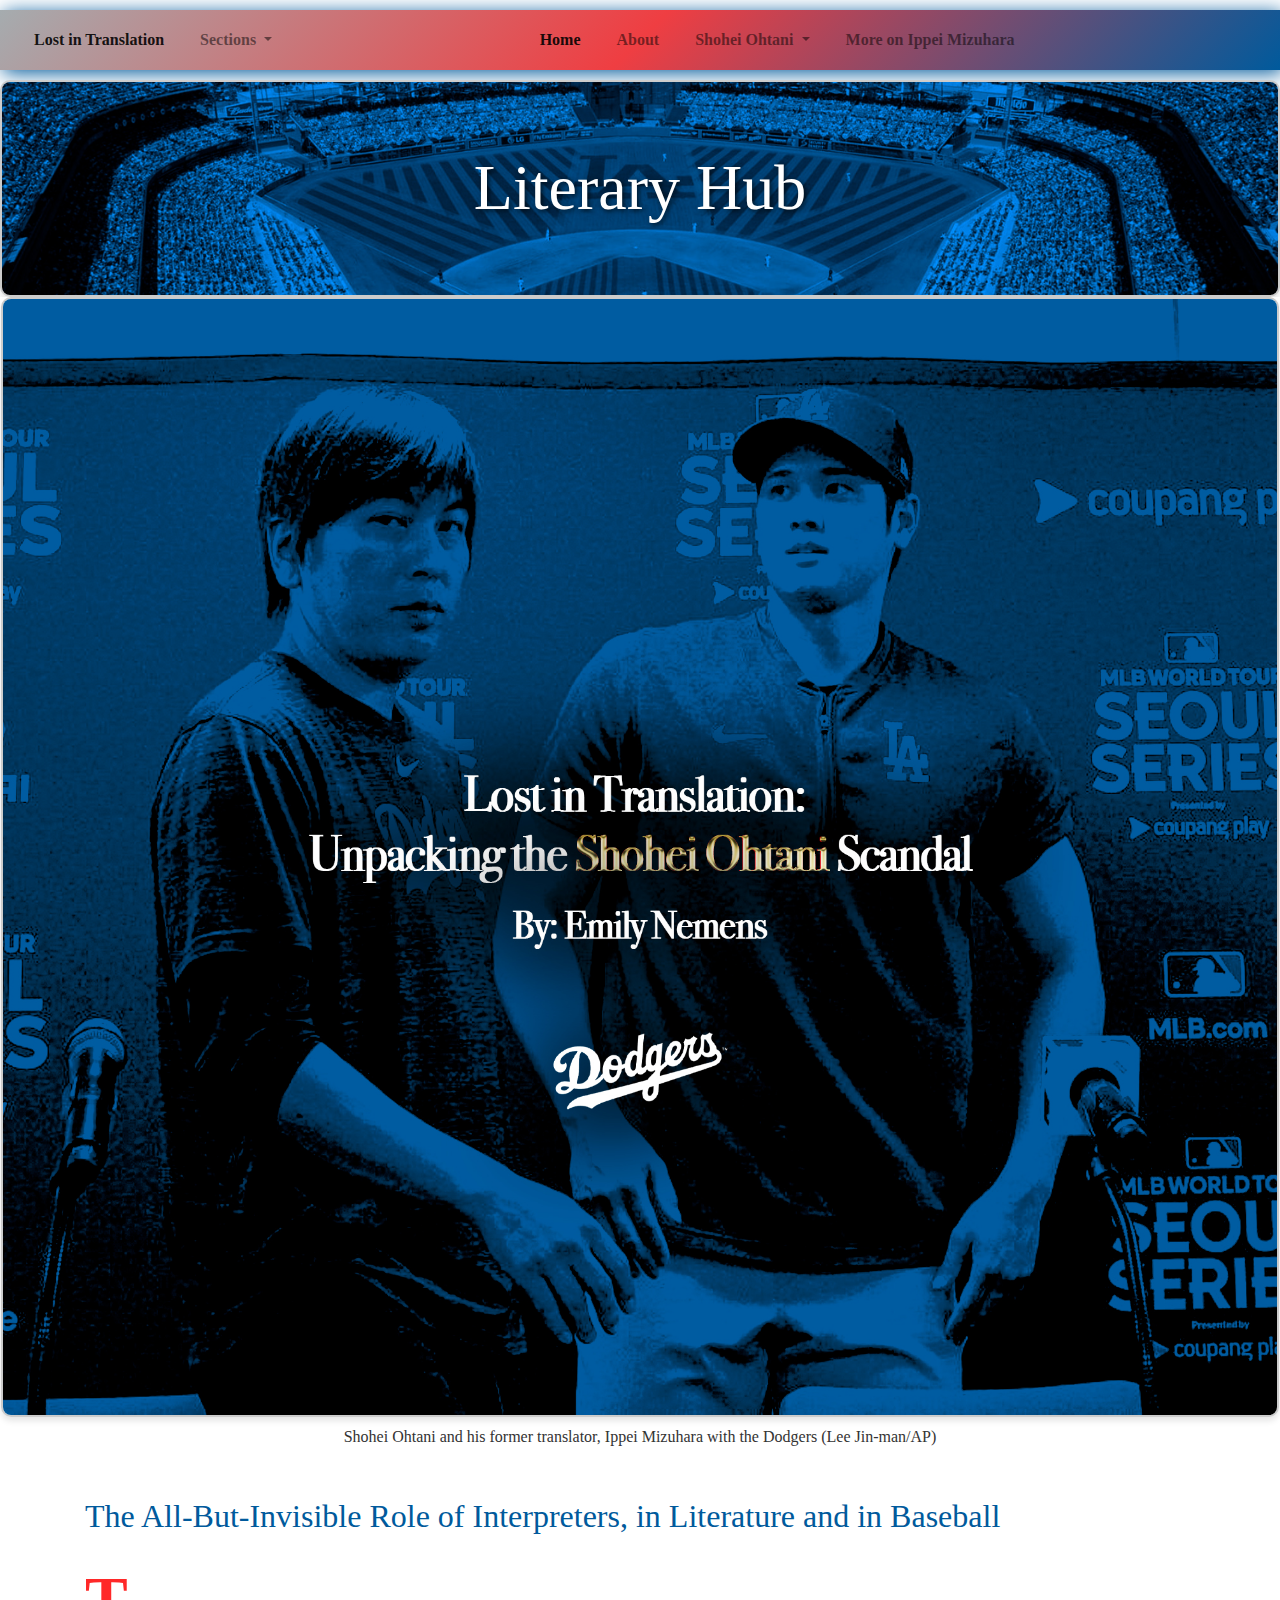
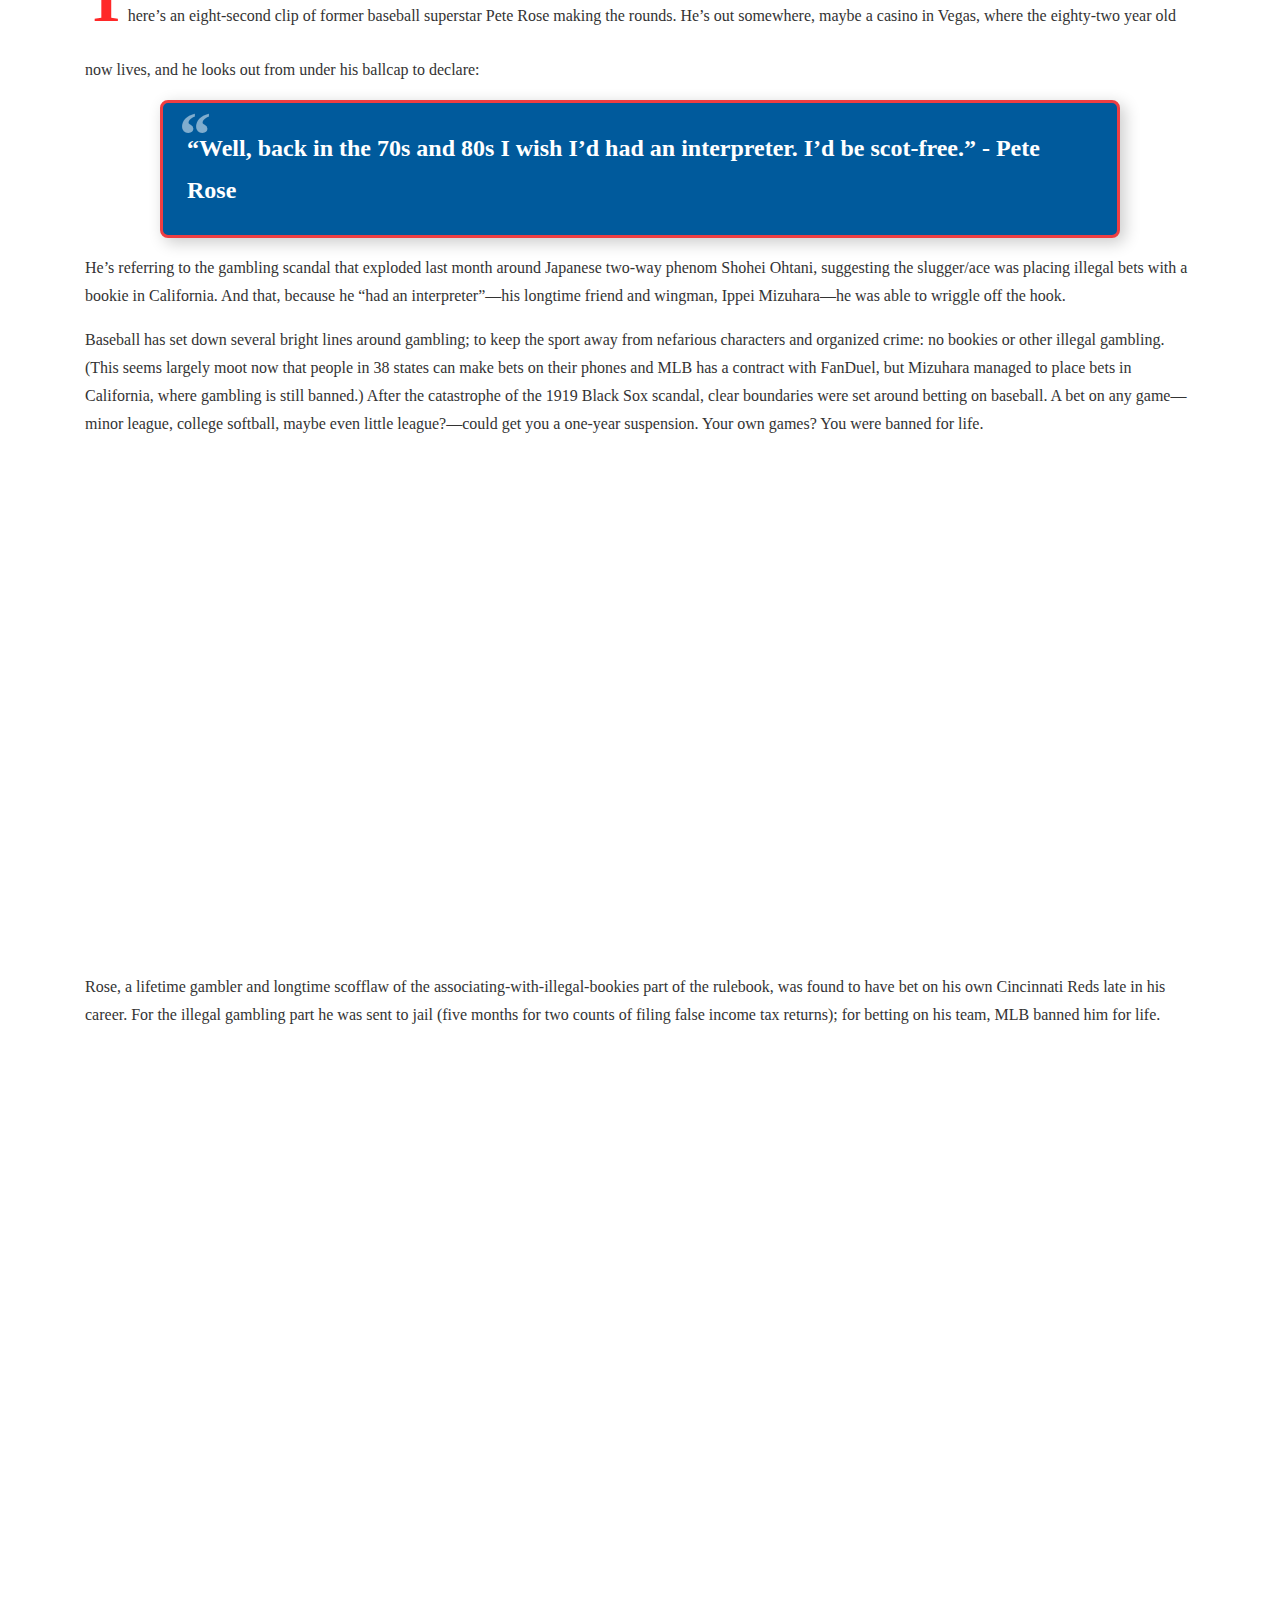
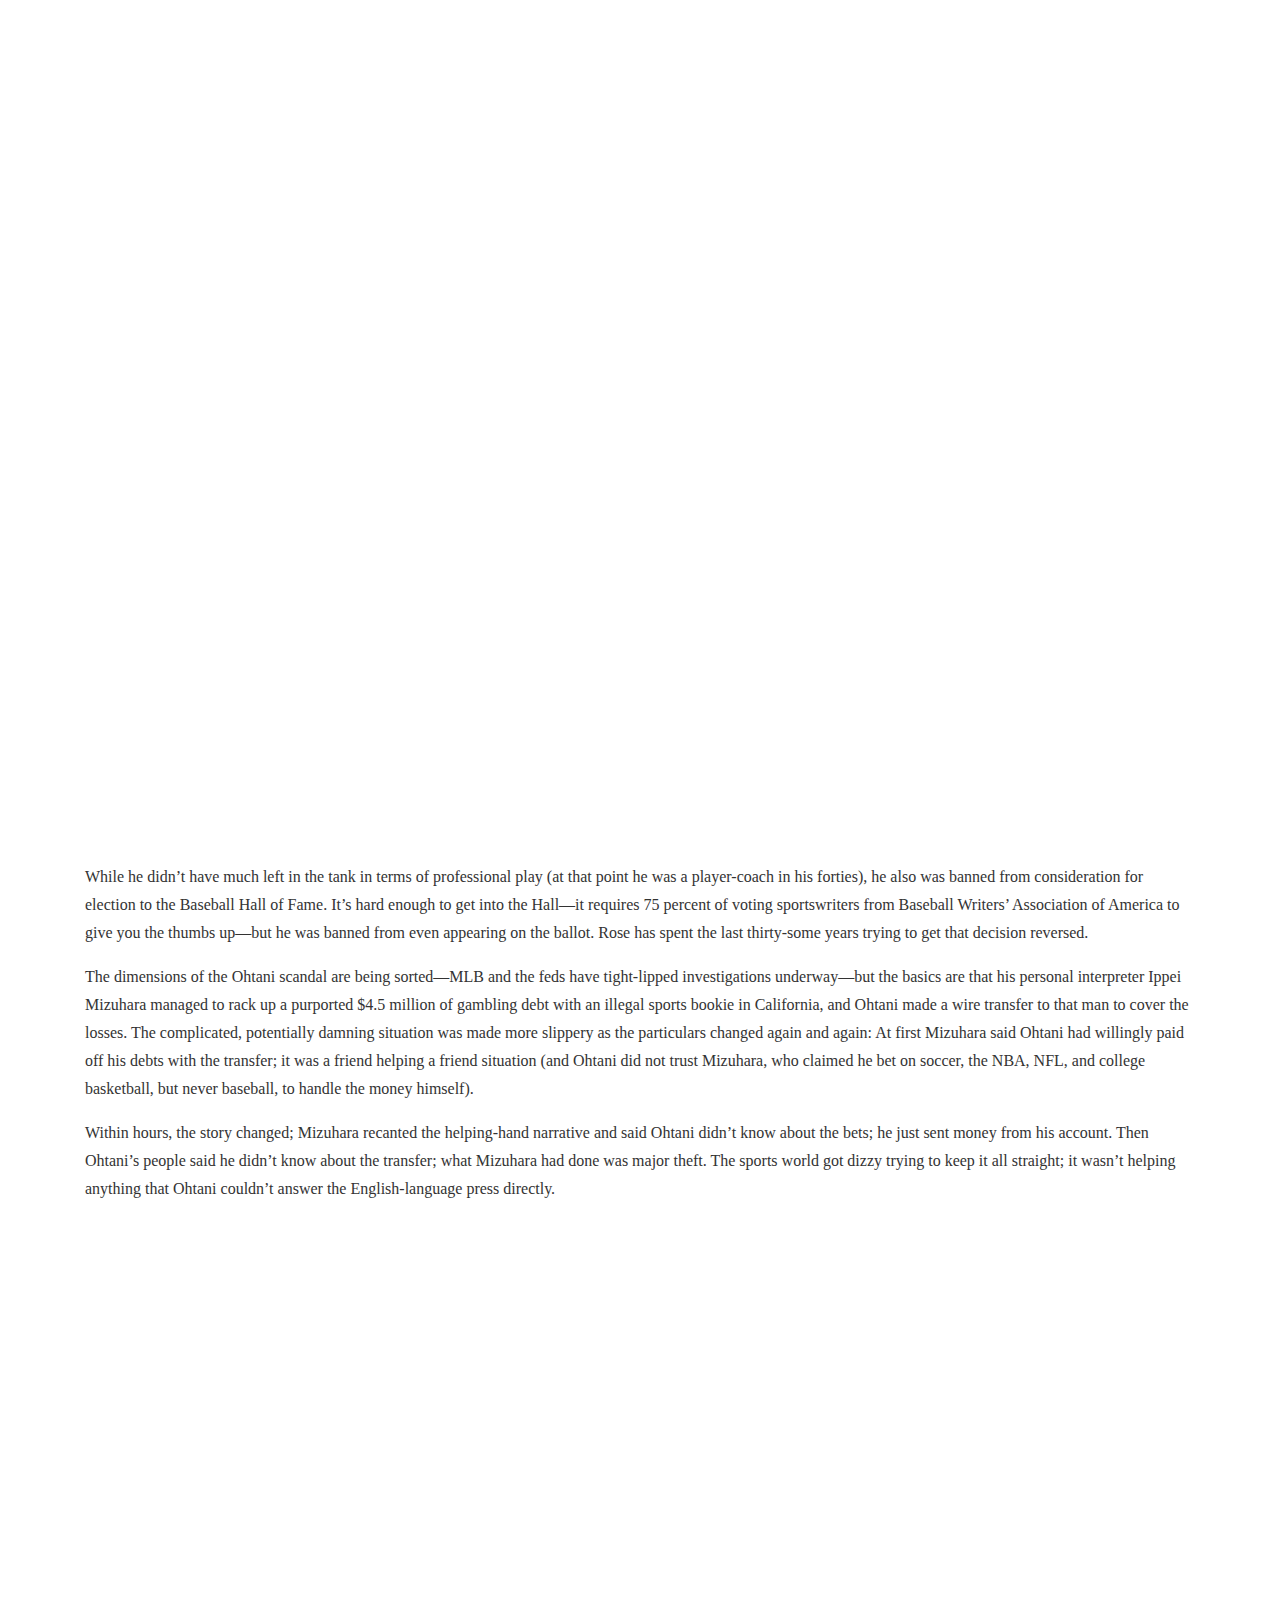
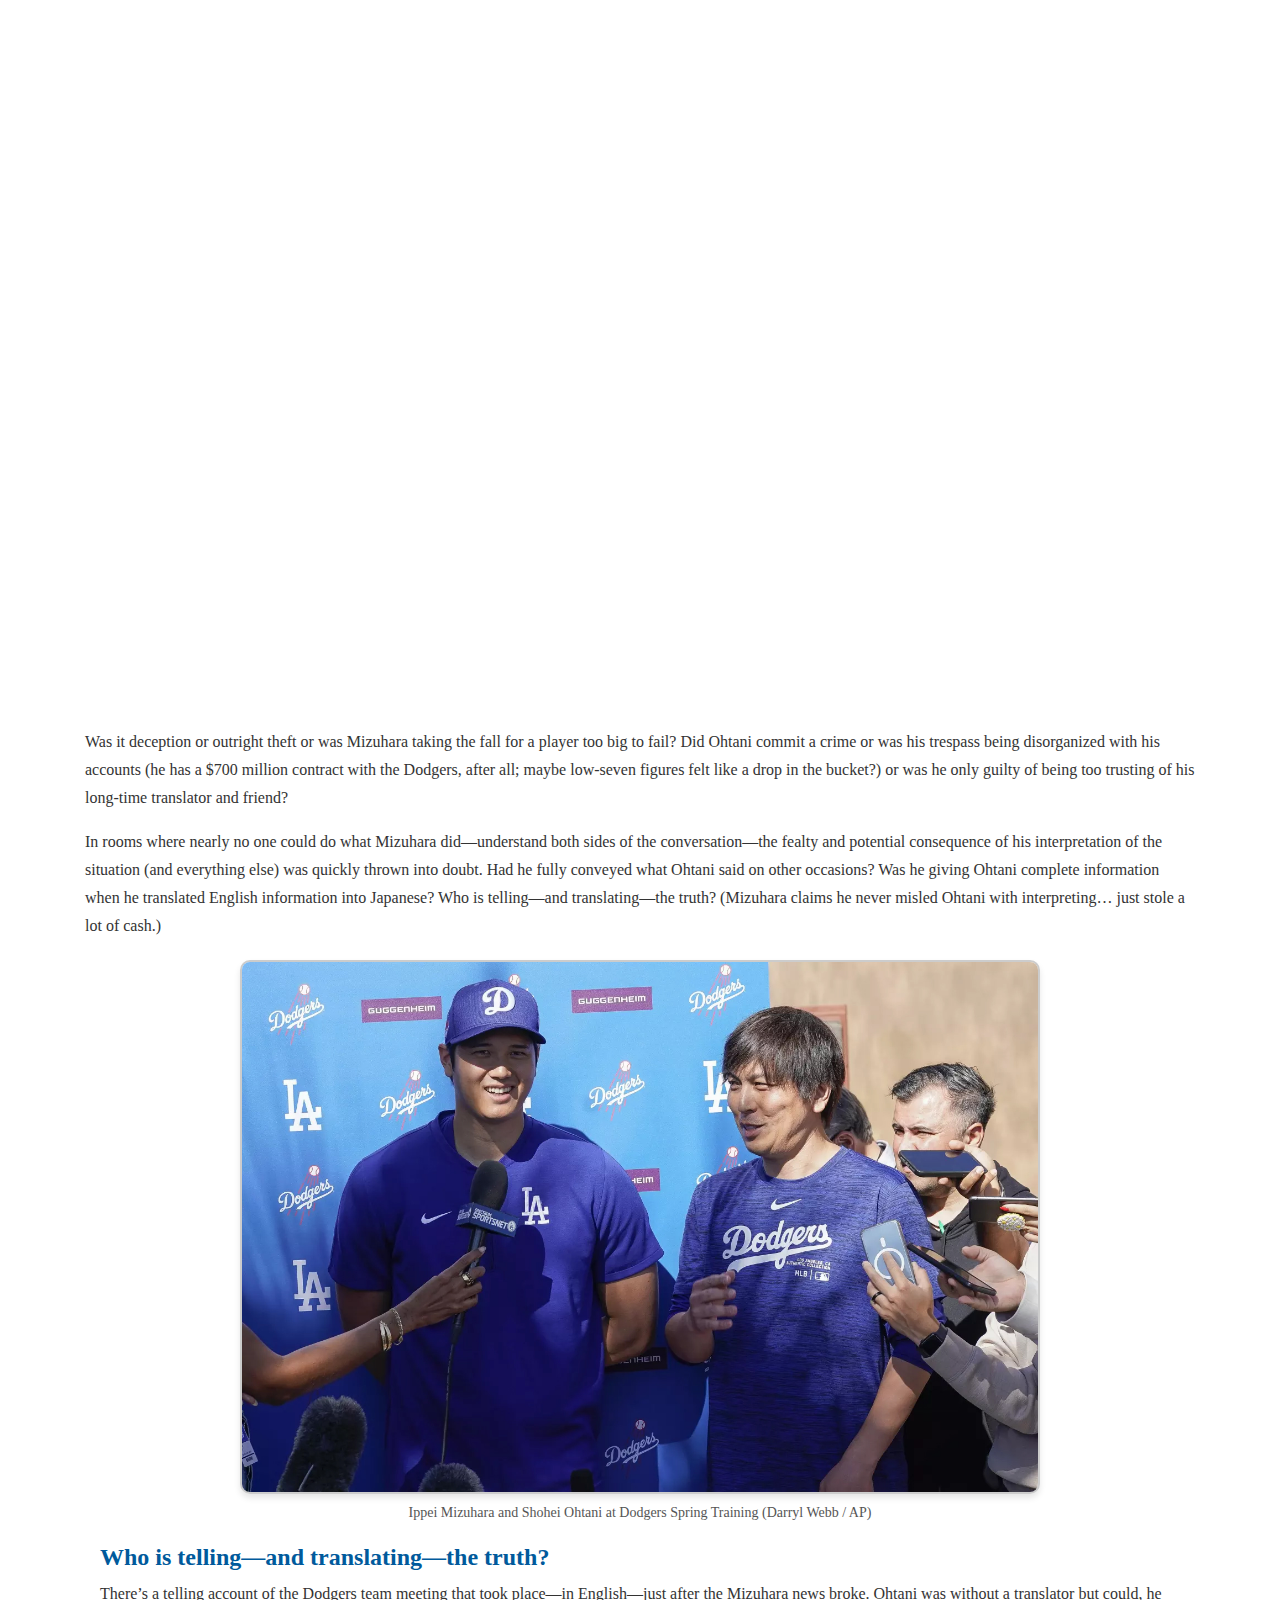
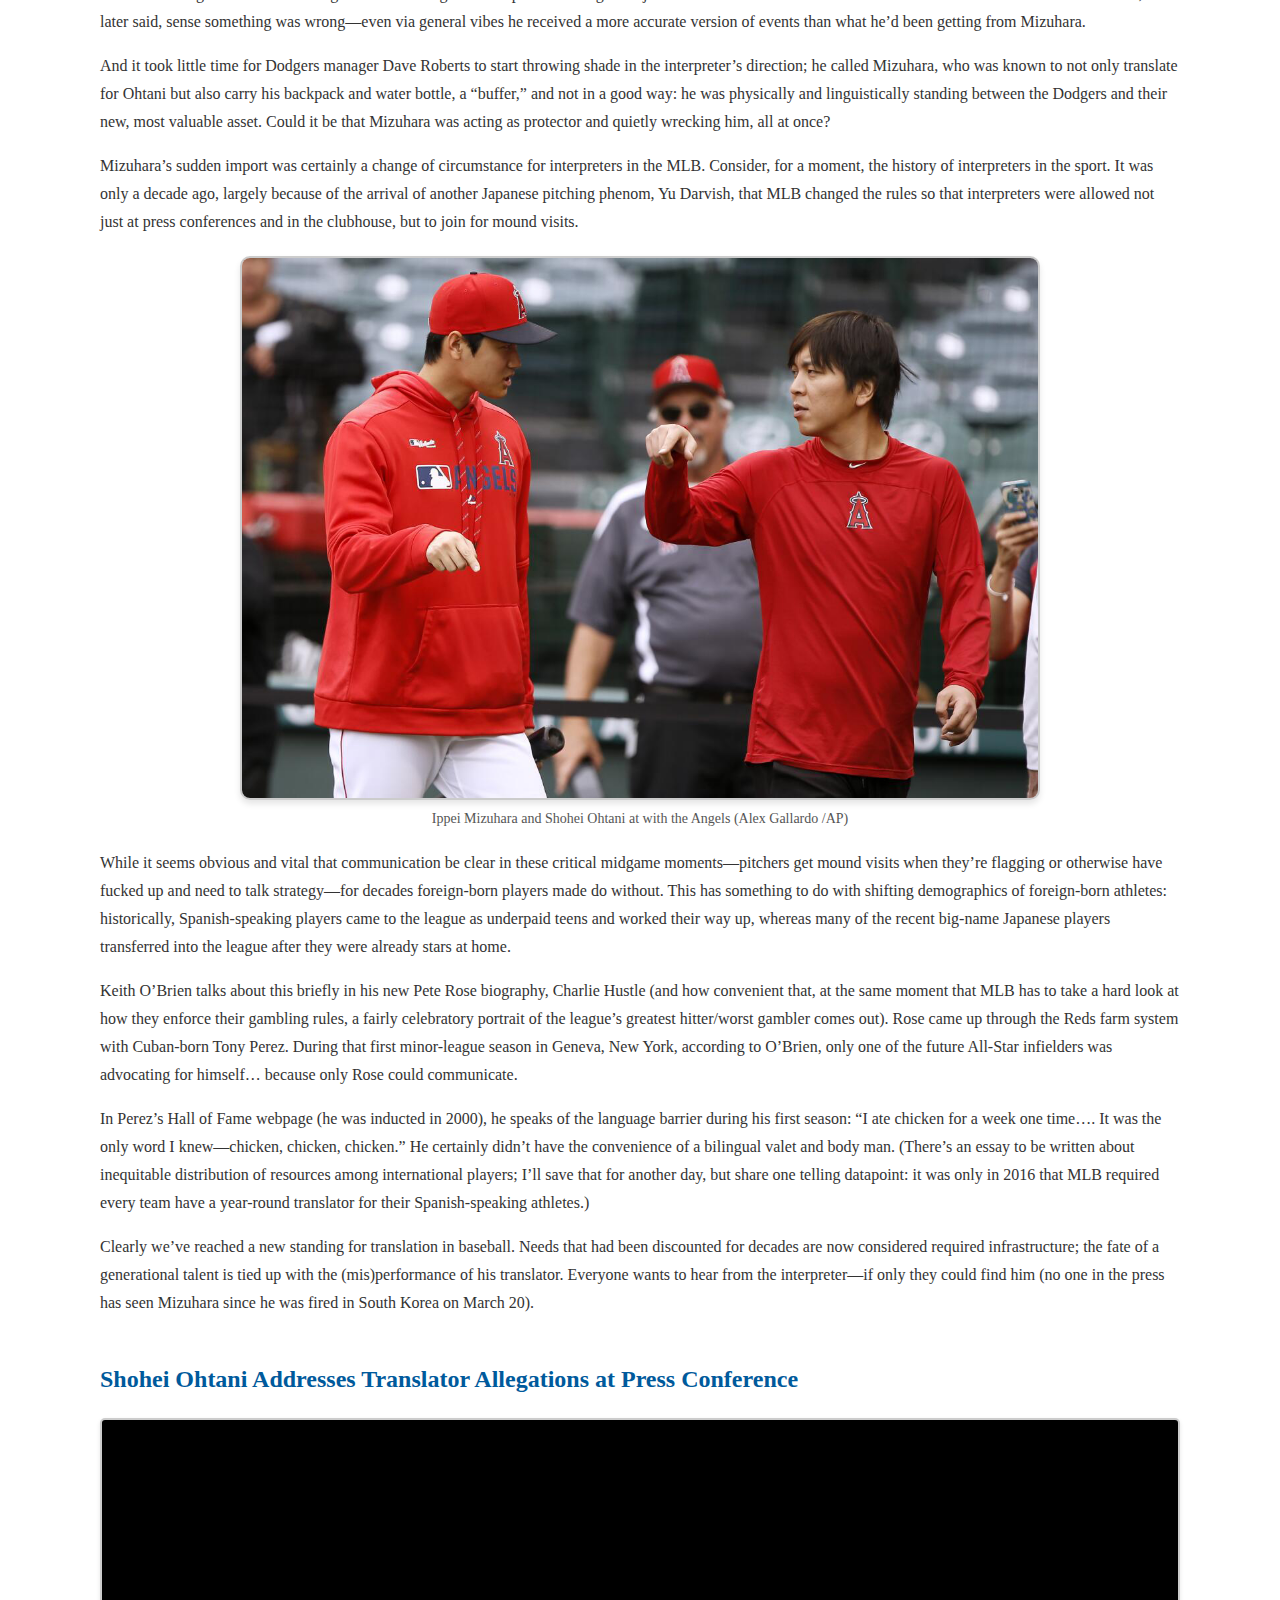
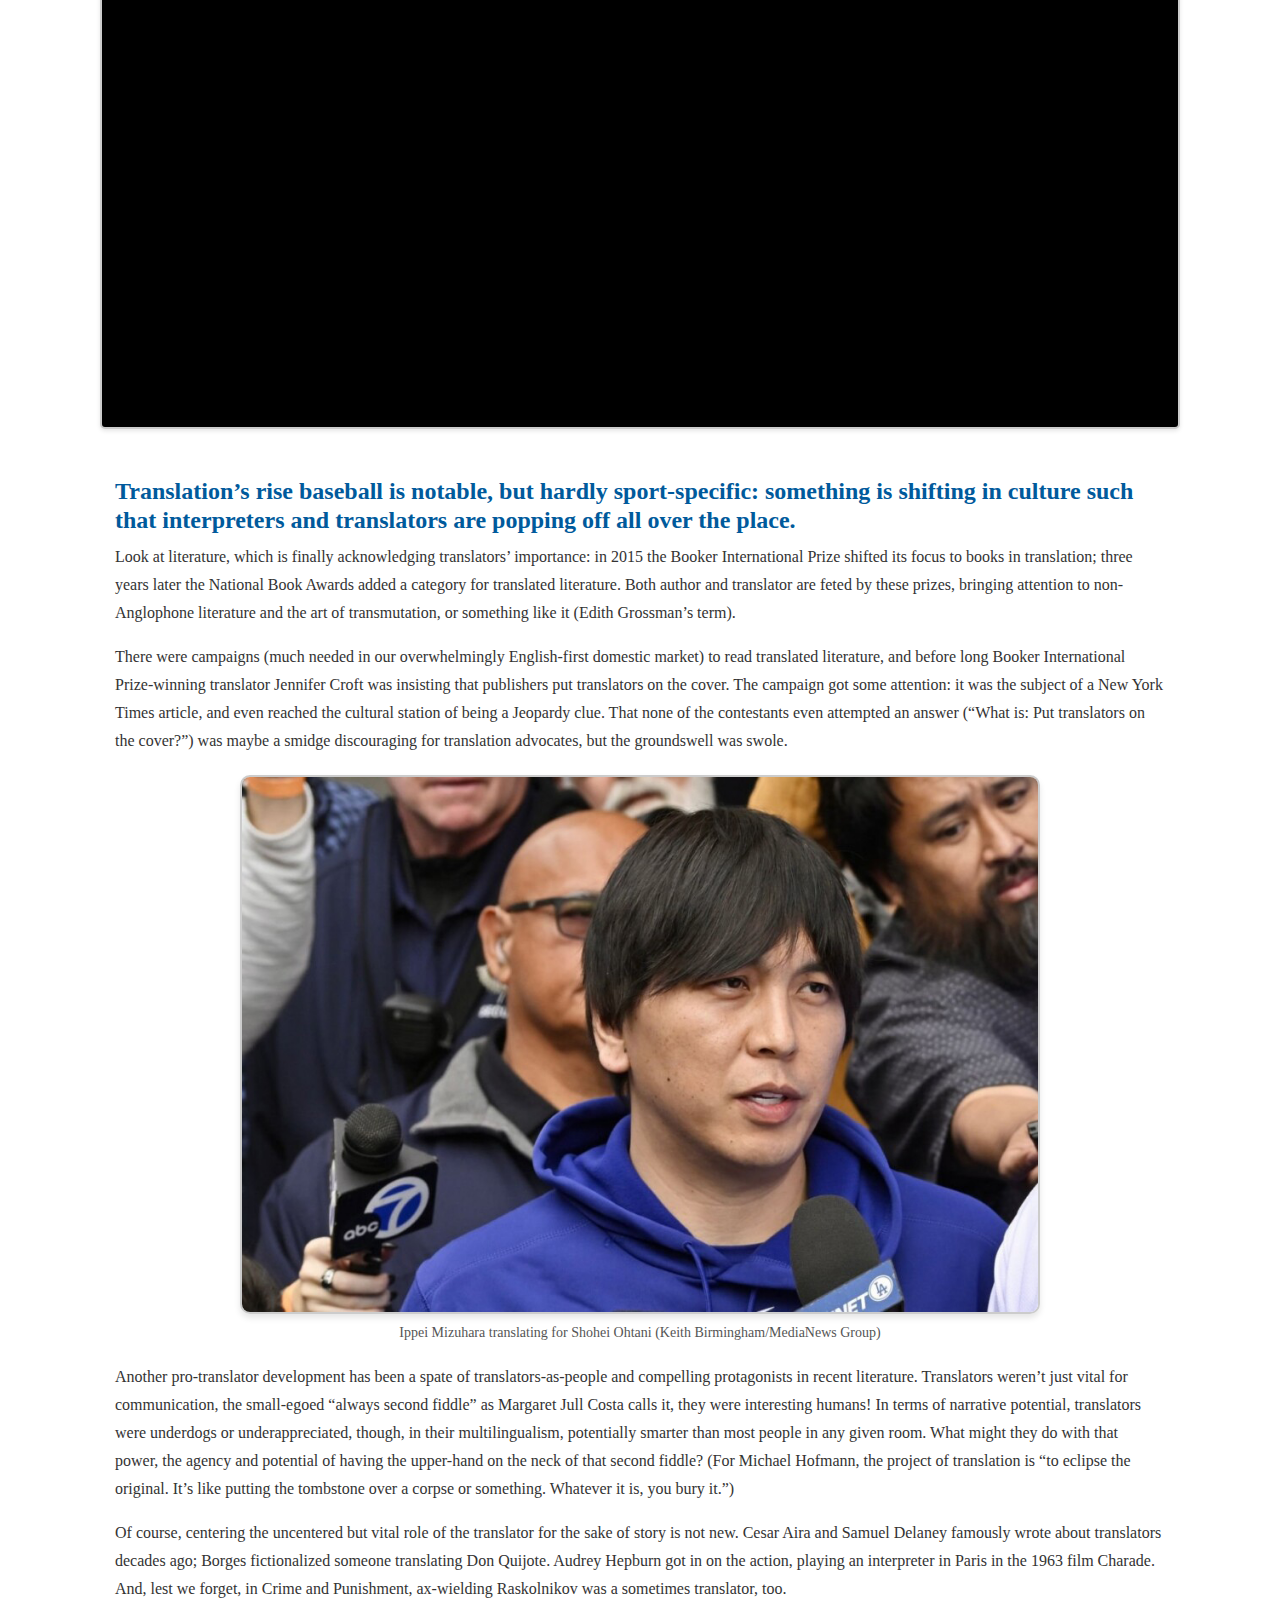
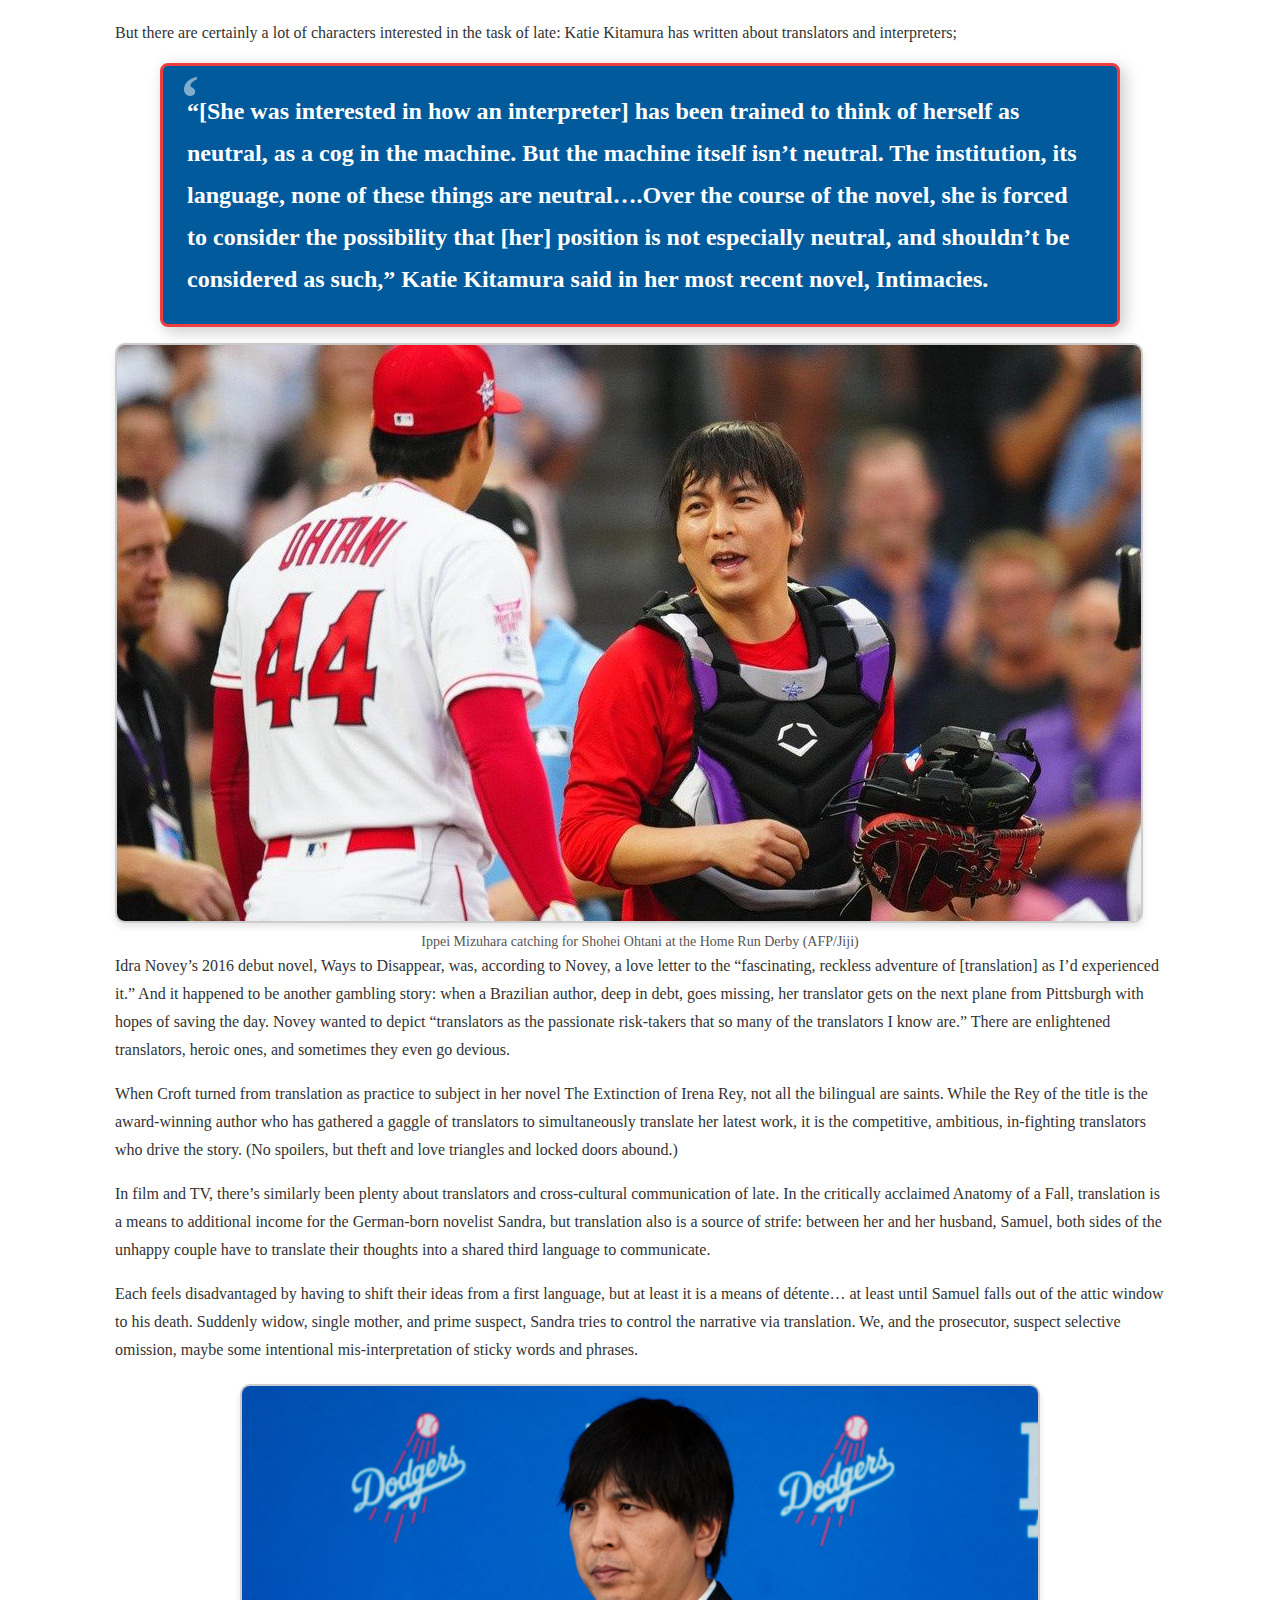
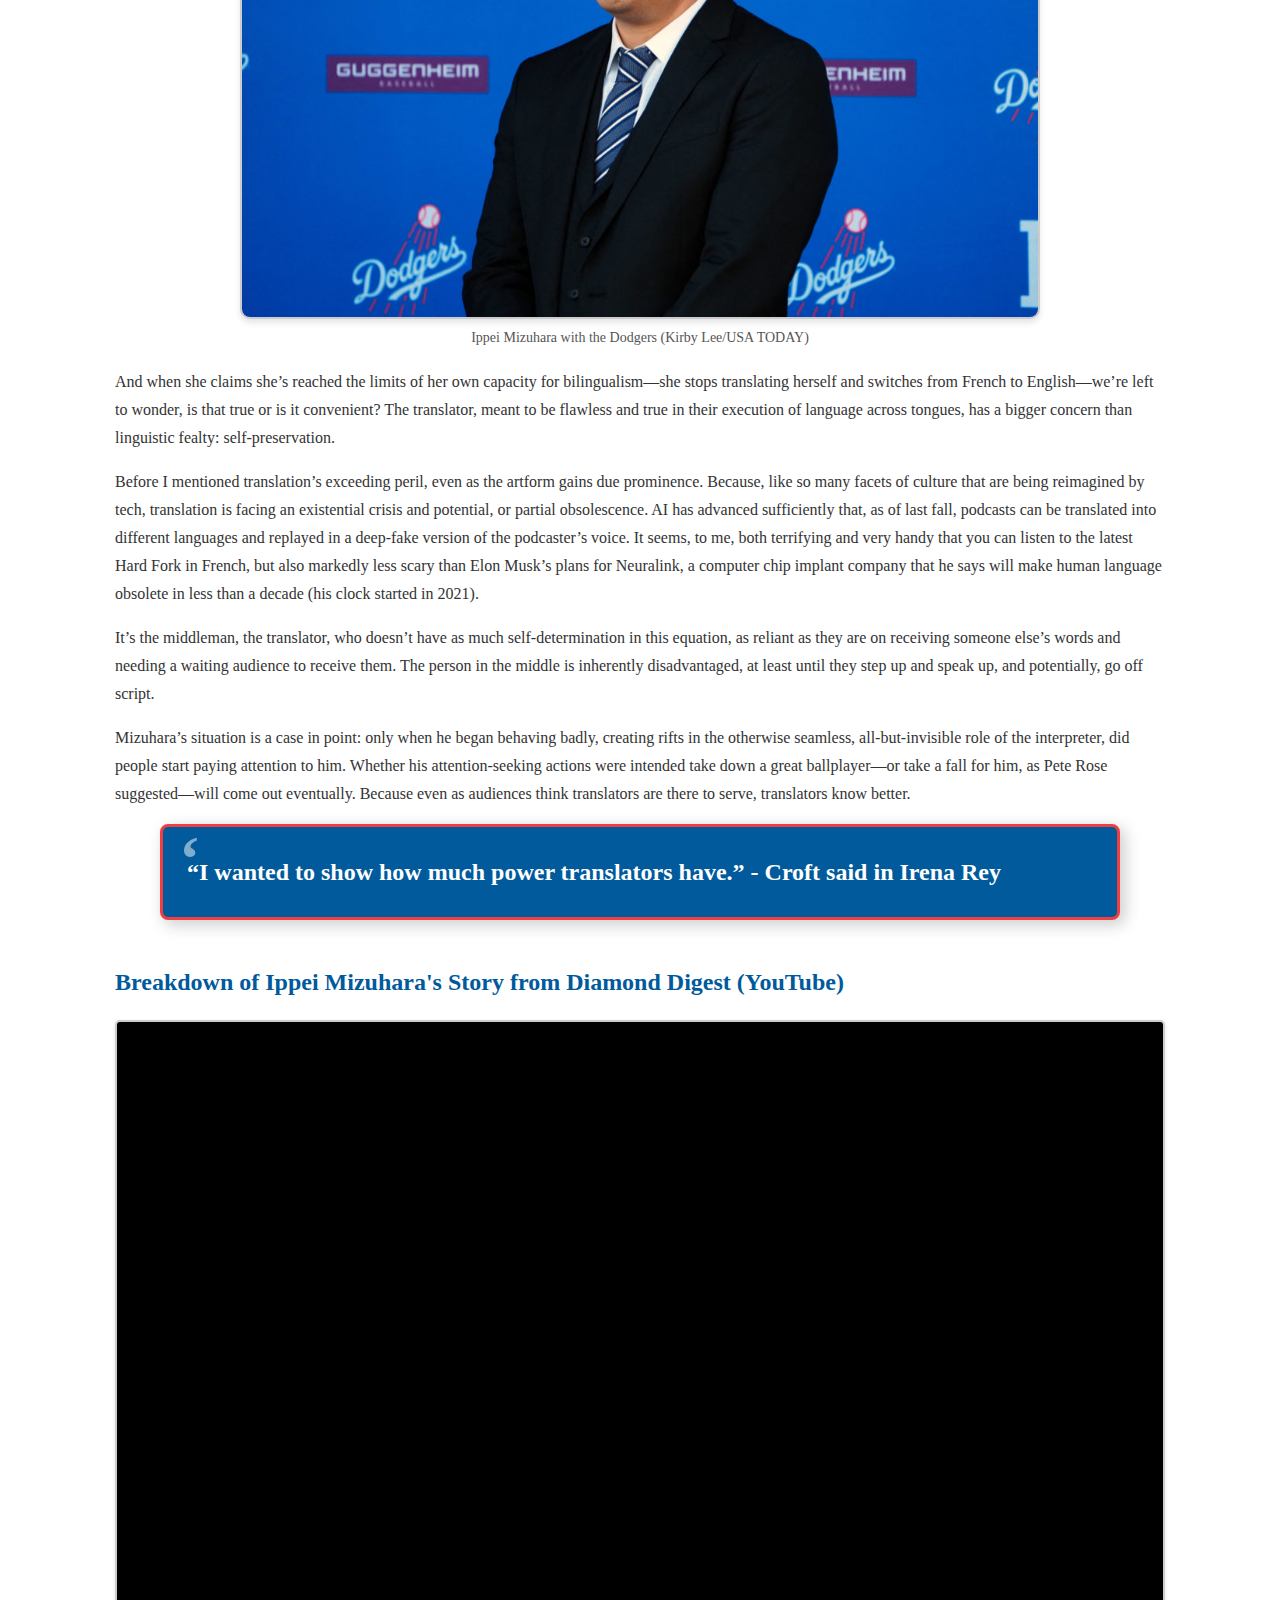
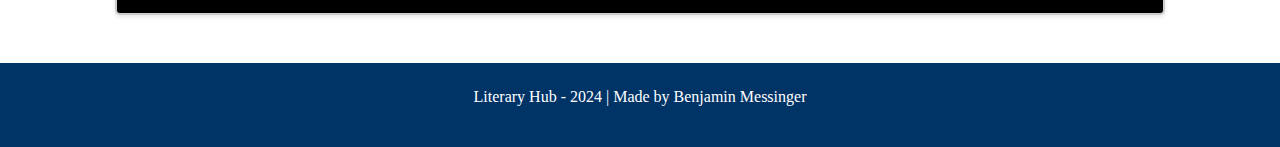
<file: data-viz-project/index.html>
<!DOCTYPE html>
<html lang="en">
<head>
  <meta charset="UTF-8">
  <meta name="viewport" content="width=device-width, initial-scale=1.0">
  <title>Literary Hub</title>
  <link rel="stylesheet" href="https://stackpath.bootstrapcdn.com/bootstrap/4.5.2/css/bootstrap.min.css">
  <link rel="stylesheet" href="style.css">
</head>
<body>
  <nav class="navbar navbar-expand-lg navbar-light bg-light">
    <button class="navbar-toggler" type="button" data-toggle="collapse" data-target="#navbarNav" aria-controls="navbarNav" aria-expanded="false" aria-label="Toggle navigation">
      <span class="navbar-toggler-icon"></span>
    </button>
    <div class="collapse navbar-collapse" id="navbarSupportedContent">
      <ul class="navbar-nav mr-auto">
          <li class="nav-item active">
              <a class="nav-link" href="#hero">Lost in Translation</a>
          </li>
          <li class="nav-item dropdown">
              <a class="nav-link dropdown-toggle" href="#" id="navbarDropdown" role="button" data-toggle="dropdown" aria-haspopup="true" aria-expanded="false">
                  Sections
              </a>
              <div class="dropdown-menu" aria-labelledby="navbarDropdown">
                  <a class="dropdown-item" href="#section1">Who is telling—and translating—the truth?</a>
                  <a class="dropdown-item" href="#section2">Translation’s rise baseball is notable, but hardly sport-specific: something is shifting in culture such that interpreters and translators are popping off all over the place.</a>
              </div>
          </li>
      </ul>
  </div>
    <div class="collapse navbar-collapse" id="navbarNav">
      <ul class="navbar-nav mr-auto">
        <li class="nav-item active">
          <a class="nav-link" href="https://lithub.com/">Home<span class="sr-only">(current)</span></a>
        </li>
        <li class="nav-item">
          <a class="nav-link" href="https://lithub.com/about-literary-hub/">About</a>
        </li>
        <li class="nav-item dropdown">
          <a class="nav-link dropdown-toggle" href="#" id="dropdownMenuLink" role="button" data-toggle="dropdown" aria-haspopup="true" aria-expanded="false">
            Shohei Ohtani
          </a>
          <div class="dropdown-menu" aria-labelledby="dropdownMenuLink">
            <a class="dropdown-item" href="https://www.mlb.com/player/shohei-ohtani-660271">MLB.com</a>
            <a class="dropdown-item" href="https://www.instagram.com/shoheiohtani/?hl=en">Instagram</a>
            <a class="dropdown-item" href="https://x.com/Dodgers">Dodgers Twitter</a>
          </div>
        </li>
        <li class="nav-item">
          <a class="nav-link" href="https://www.mlb.com/news/ippei-mizuhara-guilty-plea">More on Ippei Mizuhara</a>
        </li>
      </ul>
    </div>
  </nav>


  <div class="masthead-container">
    <img src="dodgers-stadium-masthead.jpg" alt="Dodgers Stadium Masthead" class="masthead-image">
    <h1 class="masthead-title">Literary Hub</h1>
</div>
<div class="hero-container" id="hero">
    <img src="hero-image.jpg" alt="Hero Image" class="hero-image">
    <figcaption class="hero-caption">
      Shohei Ohtani and his former translator, Ippei Mizuhara with the Dodgers (Lee Jin-man/AP)
  </figcaption>
</div>

  
<div class="container mt-5">
      
      <section>

        <h1>The All-But-Invisible Role of Interpreters, in Literature and in Baseball</h1>

        <p><first-letter>T</first-letter>here’s an eight-second clip of former baseball superstar Pete Rose making the rounds. He’s out somewhere, maybe a casino in Vegas, where the eighty-two year old now lives, and he looks out from under his ballcap to declare:</p>
        
        <blockquote>“Well, back in the 70s and 80s I wish I’d had an interpreter. I’d be scot-free.” - Pete Rose</blockquote>

        <p>He’s referring to the gambling scandal that exploded last month around Japanese two-way phenom Shohei Ohtani, suggesting the slugger/ace was placing illegal bets with a bookie in California. And that, because he “had an interpreter”—his longtime friend and wingman, Ippei Mizuhara—he was able to wriggle off the hook.</p>
        <p>Baseball has set down several bright lines around gambling; to keep the sport away from nefarious characters and organized crime: no bookies or other illegal gambling. (This seems largely moot now that people in 38 states can make bets on their phones and MLB has a contract with FanDuel, but Mizuhara managed to place bets in California, where gambling is still banned.) After the catastrophe of the 1919 Black Sox scandal, clear boundaries were set around betting on baseball. A bet on any game—minor league, college softball, maybe even little league?—could get you a one-year suspension. Your own games? You were banned for life.</p><iframe title="Number of Athletes and Employees Disciplined for Gambling Violations Since the Legalization of Sports Gambling" aria-label="Column Chart" id="datawrapper-chart-7Kznm" src="https://datawrapper.dwcdn.net/7Kznm/2/" scrolling="no" frameborder="0" style="width: 0; min-width: 100% !important; border: none;" height="510" data-external="1" name="datawrapper-chart-7Kznm"></iframe>
        <p>Rose, a lifetime gambler and longtime scofflaw of the associating-with-illegal-bookies part of the rulebook, was found to have bet on his own Cincinnati Reds late in his career. For the illegal gambling part he was sent to jail (five months for two counts of filing false income tax returns); for betting on his team, MLB banned him for life.</p>
        <iframe title="Where is Sports Gambling Legal?" aria-label="Map" id="datawrapper-chart-zz4xb" src="https://datawrapper.dwcdn.net/zz4xb/1/" scrolling="no" frameborder="0" style="width: 100%; min-width: 100% !important; border: none;" height="700" data-external="1"></iframe>
        <iframe title="What Age is Sports Gambling Legal in Each State?" aria-label="Map" id="datawrapper-chart-HdkUs" src="https://datawrapper.dwcdn.net/HdkUs/1/" scrolling="no" frameborder="0" style="width: 100%; min-width: 100% !important; border: none;" height="700" data-external="1"></iframe>
        <p>While he didn’t have much left in the tank in terms of professional play (at that point he was a player-coach in his forties), he also was banned from consideration for election to the Baseball Hall of Fame. It’s hard enough to get into the Hall—it requires 75 percent of voting sportswriters from Baseball Writers’ Association of America to give you the thumbs up—but he was banned from even appearing on the ballot. Rose has spent the last thirty-some years trying to get that decision reversed.</p>
        <p>The dimensions of the Ohtani scandal are being sorted—MLB and the feds have tight-lipped investigations underway—but the basics are that his personal interpreter Ippei Mizuhara managed to rack up a purported $4.5 million of gambling debt with an illegal sports bookie in California, and Ohtani made a wire transfer to that man to cover the losses. The complicated, potentially damning situation was made more slippery as the particulars changed again and again: At first Mizuhara said Ohtani had willingly paid off his debts with the transfer; it was a friend helping a friend situation (and Ohtani did not trust Mizuhara, who claimed he bet on soccer, the NBA, NFL, and college basketball, but never baseball, to handle the money himself).</p>
        <p>Within hours, the story changed; Mizuhara recanted the helping-hand narrative and said Ohtani didn’t know about the bets; he just sent money from his account. Then Ohtani’s people said he didn’t know about the transfer; what Mizuhara had done was major theft. The sports world got dizzy trying to keep it all straight; it wasn’t helping anything that Ohtani couldn’t answer the English-language press directly.</p>
        <section>
          <iframe title="Projected trends of Mizuhara's gambling" aria-label="Table" id="datawrapper-chart-QrCmc" src="https://datawrapper.dwcdn.net/QrCmc/2/" scrolling="no" frameborder="0" style="width: 100%; min-width: 100% !important; border: none;" height="1100" data-external="1" name="datawrapper-chart-QrCmc"></iframe>
          <p>Was it deception or outright theft or was Mizuhara taking the fall for a player too big to fail? Did Ohtani commit a crime or was his trespass being disorganized with his accounts (he has a $700 million contract with the Dodgers, after all; maybe low-seven figures felt like a drop in the bucket?) or was he only guilty of being too trusting of his long-time translator and friend?</p>
          <p>In rooms where nearly no one could do what Mizuhara did—understand both sides of the conversation—the fealty and potential consequence of his interpretation of the situation (and everything else) was quickly thrown into doubt. Had he fully conveyed what Ohtani said on other occasions? Was he giving Ohtani complete information when he translated English information into Japanese? Who is telling—and translating—the truth? (Mizuhara claims he never misled Ohtani with interpreting… just stole a lot of cash.)</p>
        </section>
        <figure>
          <img src="Ippei2.jpg" z="" alt="Ippei2">
          <figcaption>
            Ippei Mizuhara and Shohei Ohtani at Dodgers Spring Training (Darryl Webb / AP)
          </figcaption>
        </figure>
        <div class="container" id="section1">

        <h2>Who is telling—and translating—the truth?</h2>
        <p>There’s a telling account of the Dodgers team meeting that took place—in English—just after the Mizuhara news broke. Ohtani was without a translator but could, he later said, sense something was wrong—even via general vibes he received a more accurate version of events than what he’d been getting from Mizuhara.</p>
        <p>And it took little time for Dodgers manager Dave Roberts to start throwing shade in the interpreter’s direction; he called Mizuhara, who was known to not only translate for Ohtani but also carry his backpack and water bottle, a “buffer,” and not in a good way: he was physically and linguistically standing between the Dodgers and their new, most valuable asset. Could it be that Mizuhara was acting as protector and quietly wrecking him, all at once?</p>
        <p>Mizuhara’s sudden import was certainly a change of circumstance for interpreters in the MLB. Consider, for a moment, the history of interpreters in the sport. It was only a decade ago, largely because of the arrival of another Japanese pitching phenom, Yu Darvish, that MLB changed the rules so that interpreters were allowed not just at press conferences and in the clubhouse, but to join for mound visits.</p>
        <figure>
          <img src="Ippei3.jpg" z="" alt="Ippei3">
          <figcaption>
            Ippei Mizuhara and Shohei Ohtani at with the Angels (Alex Gallardo /AP)
          </figcaption>
        </figure>
        <p>While it seems obvious and vital that communication be clear in these critical midgame moments—pitchers get mound visits when they’re flagging or otherwise have fucked up and need to talk strategy—for decades foreign-born players made do without. This has something to do with shifting demographics of foreign-born athletes: historically, Spanish-speaking players came to the league as underpaid teens and worked their way up, whereas many of the recent big-name Japanese players transferred into the league after they were already stars at home.</p>
        <p>Keith O’Brien talks about this briefly in his new Pete Rose biography, Charlie Hustle (and how convenient that, at the same moment that MLB has to take a hard look at how they enforce their gambling rules, a fairly celebratory portrait of the league’s greatest hitter/worst gambler comes out). Rose came up through the Reds farm system with Cuban-born Tony Perez. During that first minor-league season in Geneva, New York, according to O’Brien, only one of the future All-Star infielders was advocating for himself… because only Rose could communicate.</p>
        <p>In Perez’s Hall of Fame webpage (he was inducted in 2000), he speaks of the language barrier during his first season: “I ate chicken for a week one time…. It was the only word I knew—chicken, chicken, chicken.” He certainly didn’t have the convenience of a bilingual valet and body man. (There’s an essay to be written about inequitable distribution of resources among international players; I’ll save that for another day, but share one telling datapoint: it was only in 2016 that MLB required every team have a year-round translator for their Spanish-speaking athletes.)</p>
        <p>Clearly we’ve reached a new standing for translation in baseball. Needs that had been discounted for decades are now considered required infrastructure; the fate of a generational talent is tied up with the (mis)performance of his translator. Everyone wants to hear from the interpreter—if only they could find him (no one in the press has seen Mizuhara since he was fired in South Korea on March 20).</p>
        <section id="video" class="my-5">
          <h2 class="mb-4">Shohei Ohtani Addresses Translator Allegations at Press Conference</h2>
          <div class="video-container">
            <iframe 
              src="https://www.youtube.com/embed/hguRFZskkpg" 
              title="YouTube video player" 
              frameborder="0" 
              allow="accelerometer; autoplay; clipboard-write; encrypted-media; gyroscope; picture-in-picture" 
              allowfullscreen>
            </iframe>
          </div>
        </section>
        
        <div class="container" id="section2">

        <h2>Translation’s rise baseball is notable, but hardly sport-specific: something is shifting in culture such that interpreters and translators are popping off all over the place.</h2>
        <p>Look at literature, which is finally acknowledging translators’ importance: in 2015 the Booker International Prize shifted its focus to books in translation; three years later the National Book Awards added a category for translated literature. Both author and translator are feted by these prizes, bringing attention to non-Anglophone literature and the art of transmutation, or something like it (Edith Grossman’s term).</p>
        <p>There were campaigns (much needed in our overwhelmingly English-first domestic market) to read translated literature, and before long Booker International Prize-winning translator Jennifer Croft was insisting that publishers put translators on the cover. The campaign got some attention: it was the subject of a New York Times article, and even reached the cultural station of being a Jeopardy clue. That none of the contestants even attempted an answer (“What is: Put translators on the cover?”) was maybe a smidge discouraging for translation advocates, but the groundswell was swole.</p>
        <figure>
          <img src="Ippei6.jpg" z="" alt="Ippei6">
          <figcaption>
            Ippei Mizuhara translating for Shohei Ohtani (Keith Birmingham/MediaNews Group)
          </figcaption>
        </figure>
        <p>Another pro-translator development has been a spate of translators-as-people and compelling protagonists in recent literature. Translators weren’t just vital for communication, the small-egoed “always second fiddle” as Margaret Jull Costa calls it, they were interesting humans! In terms of narrative potential, translators were underdogs or underappreciated, though, in their multilingualism, potentially smarter than most people in any given room. What might they do with that power, the agency and potential of having the upper-hand on the neck of that second fiddle? (For Michael Hofmann, the project of translation is “to eclipse the original. It’s like putting the tombstone over a corpse or something. Whatever it is, you bury it.”)</p>
        <p>Of course, centering the uncentered but vital role of the translator for the sake of story is not new. Cesar Aira and Samuel Delaney famously wrote about translators decades ago; Borges fictionalized someone translating Don Quijote. Audrey Hepburn got in on the action, playing an interpreter in Paris in the 1963 film Charade. And, lest we forget, in Crime and Punishment, ax-wielding Raskolnikov was a sometimes translator, too.</p>
        <p>But there are certainly a lot of characters interested in the task of late: Katie Kitamura has written about translators and interpreters;</p>
        <blockquote>
          “[She was interested in how an interpreter] has been trained to think of herself as neutral, as a cog in the machine. But the machine itself isn’t neutral. The institution, its language, none of these things are neutral….Over the course of the novel, she is forced to consider the possibility that [her] position is not especially neutral, and shouldn’t be considered as such,” Katie Kitamura said in her most recent novel, Intimacies.
        </blockquote><img src="Ippei5.jpg" z="" alt="Ippei5">
        <figcaption>
          Ippei Mizuhara catching for Shohei Ohtani at the Home Run Derby (AFP/Jiji)
        </figcaption>
        <p>Idra Novey’s 2016 debut novel, Ways to Disappear, was, according to Novey, a love letter to the “fascinating, reckless adventure of [translation] as I’d experienced it.” And it happened to be another gambling story: when a Brazilian author, deep in debt, goes missing, her translator gets on the next plane from Pittsburgh with hopes of saving the day. Novey wanted to depict “translators as the passionate risk-takers that so many of the translators I know are.” There are enlightened translators, heroic ones, and sometimes they even go devious.</p>
        <p>When Croft turned from translation as practice to subject in her novel The Extinction of Irena Rey, not all the bilingual are saints. While the Rey of the title is the award-winning author who has gathered a gaggle of translators to simultaneously translate her latest work, it is the competitive, ambitious, in-fighting translators who drive the story. (No spoilers, but theft and love triangles and locked doors abound.)</p>
        <p>In film and TV, there’s similarly been plenty about translators and cross-cultural communication of late. In the critically acclaimed Anatomy of a Fall, translation is a means to additional income for the German-born novelist Sandra, but translation also is a source of strife: between her and her husband, Samuel, both sides of the unhappy couple have to translate their thoughts into a shared third language to communicate.</p>
        <p>Each feels disadvantaged by having to shift their ideas from a first language, but at least it is a means of détente… at least until Samuel falls out of the attic window to his death. Suddenly widow, single mother, and prime suspect, Sandra tries to control the narrative via translation. We, and the prosecutor, suspect selective omission, maybe some intentional mis-interpretation of sticky words and phrases.</p>
        <figure>
          <img src="Ippei4.jpg" z="" alt="Ippei4">
          <figcaption>
            Ippei Mizuhara with the Dodgers (Kirby Lee/USA TODAY)
          </figcaption>
        </figure>

        <p>And when she claims she’s reached the limits of her own capacity for bilingualism—she stops translating herself and switches from French to English—we’re left to wonder, is that true or is it convenient? The translator, meant to be flawless and true in their execution of language across tongues, has a bigger concern than linguistic fealty: self-preservation.</p>
        <p>Before I mentioned translation’s exceeding peril, even as the artform gains due prominence. Because, like so many facets of culture that are being reimagined by tech, translation is facing an existential crisis and potential, or partial obsolescence. AI has advanced sufficiently that, as of last fall, podcasts can be translated into different languages and replayed in a deep-fake version of the podcaster’s voice. It seems, to me, both terrifying and very handy that you can listen to the latest Hard Fork in French, but also markedly less scary than Elon Musk’s plans for Neuralink, a computer chip implant company that he says will make human language obsolete in less than a decade (his clock started in 2021).</p>
        <p>It’s the middleman, the translator, who doesn’t have as much self-determination in this equation, as reliant as they are on receiving someone else’s words and needing a waiting audience to receive them. The person in the middle is inherently disadvantaged, at least until they step up and speak up, and potentially, go off script.</p>
        <p>Mizuhara’s situation is a case in point: only when he began behaving badly, creating rifts in the otherwise seamless, all-but-invisible role of the interpreter, did people start paying attention to him. Whether his attention-seeking actions were intended take down a great ballplayer—or take a fall for him, as Pete Rose suggested—will come out eventually. Because even as audiences think translators are there to serve, translators know better.</p>
        <blockquote>
         “I wanted to show how much power translators have.” - Croft said in Irena Rey
        </blockquote>
        <section id="video" class="my-5">
          <h2 class="mb-4">Breakdown of Ippei Mizuhara's Story from Diamond Digest (YouTube)</h2>
          <div class="video-container">
            <iframe 
              src="https://www.youtube.com/embed/YSL_ml__Zio" 
              title="Breakdown of Ippei Mizuhara's Story" 
              frameborder="0" 
              allow="accelerometer; autoplay; clipboard-write; encrypted-media; gyroscope; picture-in-picture" 
              allowfullscreen>
            </iframe>
          </div>
        </section>
      </section>
    </div>
  </div>
  <footer class="mt-5">
    <p>Literary Hub - 2024 | Made by Benjamin Messinger</p>
  </footer>

  <script src="https://code.jquery.com/jquery-3.5.1.slim.min.js"></script>
  <script src="https://cdn.jsdelivr.net/npm/bootstrap@4.5.2/dist/js/bootstrap.bundle.min.js"></script>
</body>
</html>
</file>
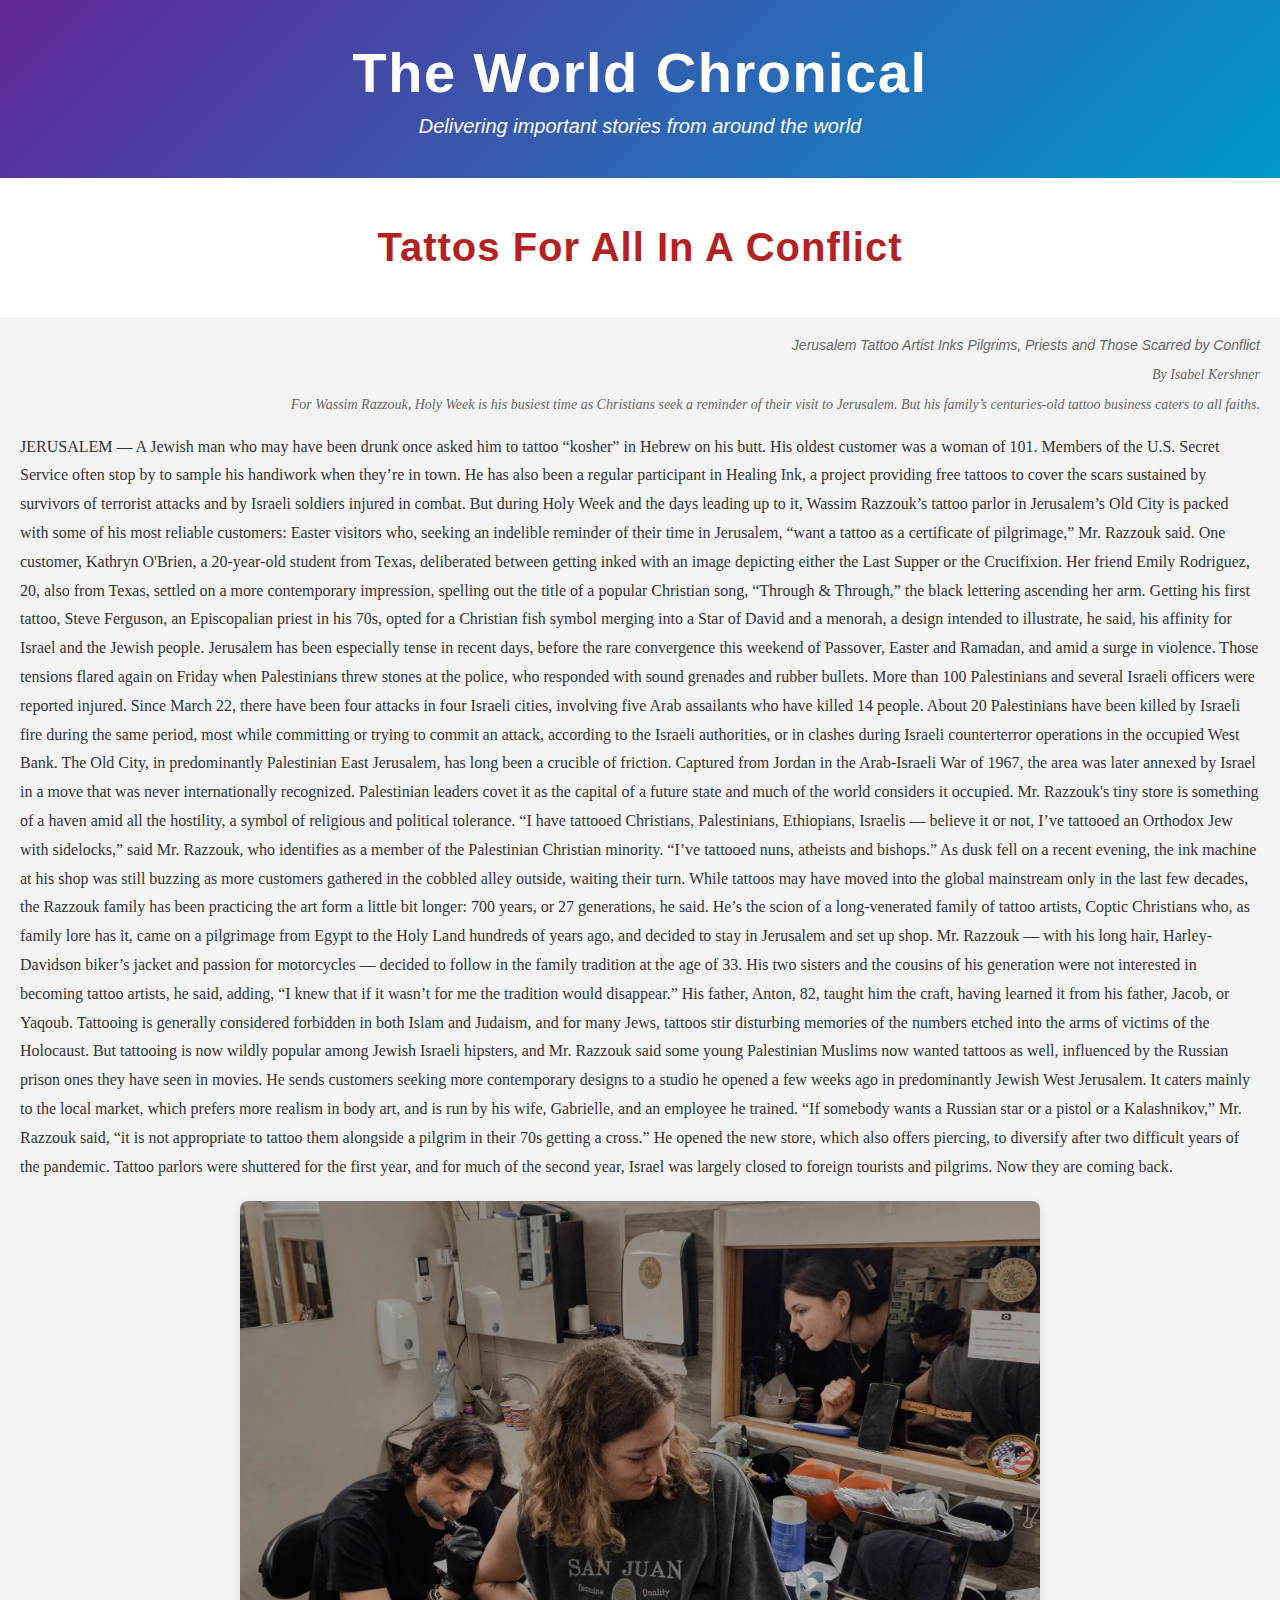
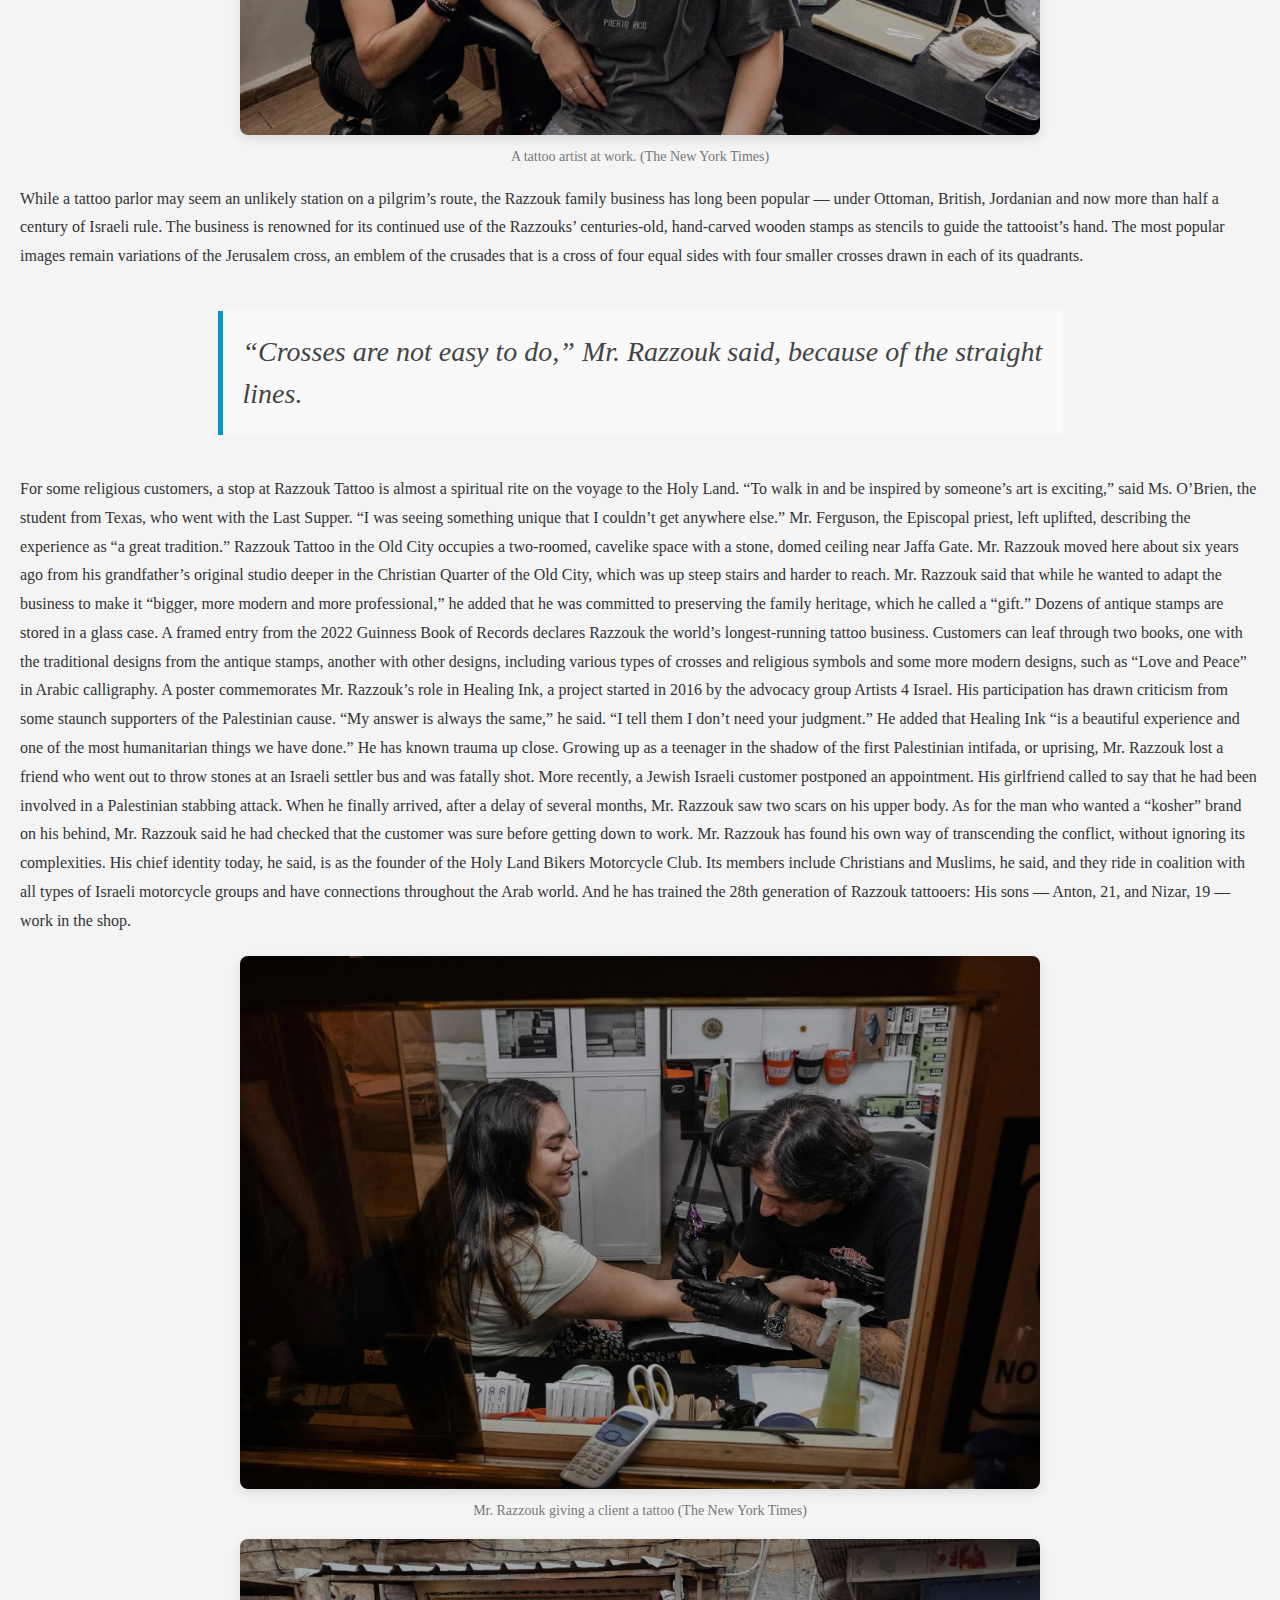
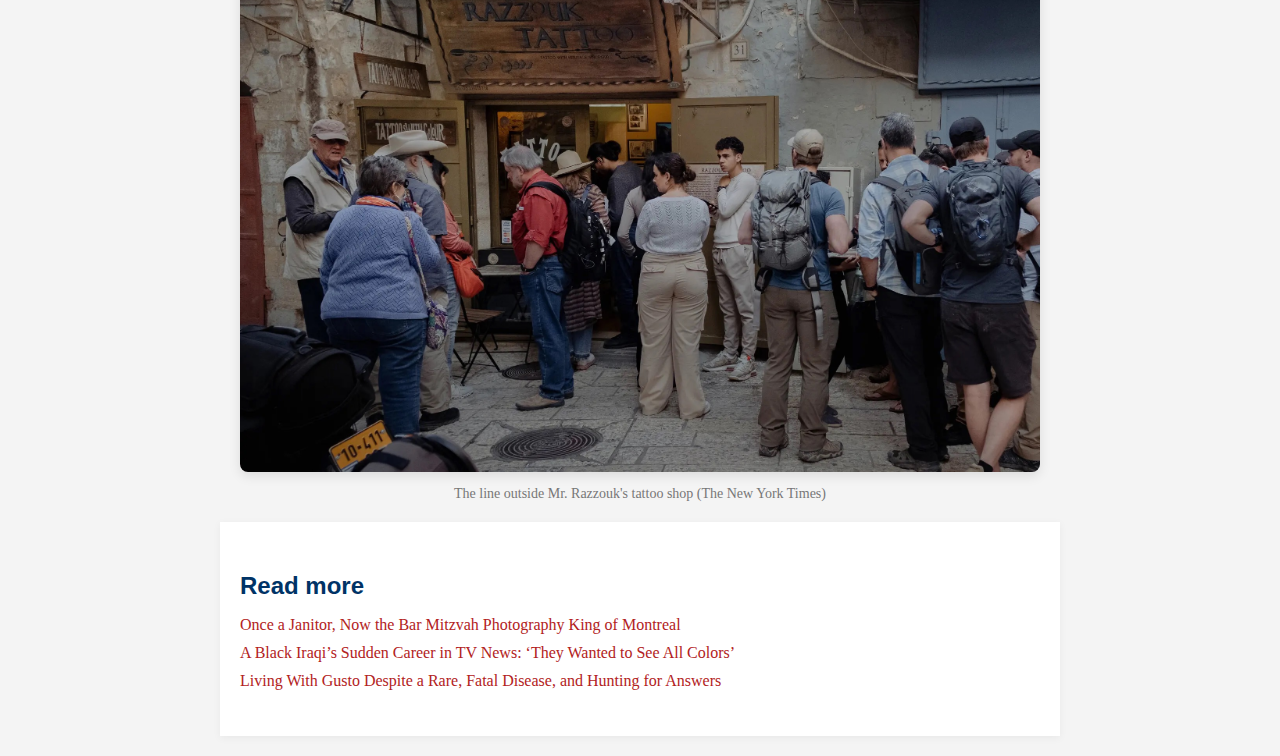
<file: MessingerLayout/index.html>
<!DOCTYPE html>
<html lang="en"
<head>
    <meta charset="UTF-8">
    <meta name="viewport" content="width=device-width, initial-scale=1.0">
    <title>The Global Gazette - A Journey of Ink and Identity</title>
    <link rel="stylesheet" href="stylesheet.css">
</head>
<body>

    <header class="masthead">
        <h1>The World Chronical </h1>
        <p>Delivering important stories from around the world</p>
    </header>


        <!-- Headline -->
        <section class="headline-section">
            <h1 class="headline">Tattos For All In A Conflict</h1>
        </section>
    <!-- Byline -->
    <div id="byline">Jerusalem Tattoo Artist Inks Pilgrims, Priests and Those Scarred by Conflict <p> By Isabel Kershner</p>
        
        <p>For Wassim Razzouk, Holy Week is his busiest time as Christians seek a reminder of their visit to Jerusalem. But his family’s centuries-old tattoo business caters to all faiths.</p>
        </div>

    <!-- Body Text -->
    <div class="content">
       <p> JERUSALEM — A Jewish man who may have been drunk once asked him to tattoo “kosher” in Hebrew on his butt. His oldest customer was a woman of 101. Members of the U.S. Secret Service often stop by to sample his handiwork when they’re in town.

He has also been a regular participant in Healing Ink, a project providing free tattoos to cover the scars sustained by survivors of terrorist attacks and by Israeli soldiers injured in combat.

But during Holy Week and the days leading up to it, Wassim Razzouk’s tattoo parlor in Jerusalem’s Old City is packed with some of his most reliable customers: Easter visitors who, seeking an indelible reminder of their time in Jerusalem, “want a tattoo as a certificate of pilgrimage,” Mr. Razzouk said.

One customer, Kathryn O'Brien, a 20-year-old student from Texas, deliberated between getting inked with an image depicting either the Last Supper or the Crucifixion. Her friend Emily Rodriguez, 20, also from Texas, settled on a more contemporary impression, spelling out the title of a popular Christian song, “Through & Through,” the black lettering ascending her arm.

Getting his first tattoo, Steve Ferguson, an Episcopalian priest in his 70s, opted for a Christian fish symbol merging into a Star of David and a menorah, a design intended to illustrate, he said, his affinity for Israel and the Jewish people.

Jerusalem has been especially tense in recent days, before the rare convergence this weekend of Passover, Easter and Ramadan, and amid a surge in violence. Those tensions flared again on Friday when Palestinians threw stones at the police, who responded with sound grenades and rubber bullets. More than 100 Palestinians and several Israeli officers were reported injured.

Since March 22, there have been four attacks in four Israeli cities, involving five Arab assailants who have killed 14 people. About 20 Palestinians have been killed by Israeli fire during the same period, most while committing or trying to commit an attack, according to the Israeli authorities, or in clashes during Israeli counterterror operations in the occupied West Bank.

The Old City, in predominantly Palestinian East Jerusalem, has long been a crucible of friction. Captured from Jordan in the Arab-Israeli War of 1967, the area was later annexed by Israel in a move that was never internationally recognized. Palestinian leaders covet it as the capital of a future state and much of the world considers it occupied.

Mr. Razzouk's tiny store is something of a haven amid all the hostility, a symbol of religious and political tolerance.

“I have tattooed Christians, Palestinians, Ethiopians, Israelis — believe it or not, I’ve tattooed an Orthodox Jew with sidelocks,” said Mr. Razzouk, who identifies as a member of the Palestinian Christian minority. “I’ve tattooed nuns, atheists and bishops.”

As dusk fell on a recent evening, the ink machine at his shop was still buzzing as more customers gathered in the cobbled alley outside, waiting their turn.

While tattoos may have moved into the global mainstream only in the last few decades, the Razzouk family has been practicing the art form a little bit longer: 700 years, or 27 generations, he said. He’s the scion of a long-venerated family of tattoo artists, Coptic Christians who, as family lore has it, came on a pilgrimage from Egypt to the Holy Land hundreds of years ago, and decided to stay in Jerusalem and set up shop.

Mr. Razzouk — with his long hair, Harley-Davidson biker’s jacket and passion for motorcycles — decided to follow in the family tradition at the age of 33. His two sisters and the cousins of his generation were not interested in becoming tattoo artists, he said, adding, “I knew that if it wasn’t for me the tradition would disappear.”

His father, Anton, 82, taught him the craft, having learned it from his father, Jacob, or Yaqoub.

Tattooing is generally considered forbidden in both Islam and Judaism, and for many Jews, tattoos stir disturbing memories of the numbers etched into the arms of victims of the Holocaust. But tattooing is now wildly popular among Jewish Israeli hipsters, and Mr. Razzouk said some young Palestinian Muslims now wanted tattoos as well, influenced by the Russian prison ones they have seen in movies.

He sends customers seeking more contemporary designs to a studio he opened a few weeks ago in predominantly Jewish West Jerusalem. It caters mainly to the local market, which prefers more realism in body art, and is run by his wife, Gabrielle, and an employee he trained.

“If somebody wants a Russian star or a pistol or a Kalashnikov,” Mr. Razzouk said, “it is not appropriate to tattoo them alongside a pilgrim in their 70s getting a cross.”

He opened the new store, which also offers piercing, to diversify after two difficult years of the pandemic. Tattoo parlors were shuttered for the first year, and for much of the second year, Israel was largely closed to foreign tourists and pilgrims.

Now they are coming back.</p>

<figure>
    <img src="tattoo-image-2.jpg" alt="A tattoo artist at work">
    <figcaption>A tattoo artist at work. (The New York Times)</figcaption>
</figure>

<p>While a tattoo parlor may seem an unlikely station on a pilgrim’s route, the Razzouk family business has long been popular — under Ottoman, British, Jordanian and now more than half a century of Israeli rule.

The business is renowned for its continued use of the Razzouks’ centuries-old, hand-carved wooden stamps as stencils to guide the tattooist’s hand. The most popular images remain variations of the Jerusalem cross, an emblem of the crusades that is a cross of four equal sides with four smaller crosses drawn in each of its quadrants.</p>

<blockquote>
    “Crosses are not easy to do,” Mr. Razzouk said, because of the straight lines.
</blockquote>

<p>For some religious customers, a stop at Razzouk Tattoo is almost a spiritual rite on the voyage to the Holy Land.

“To walk in and be inspired by someone’s art is exciting,” said Ms. O’Brien, the student from Texas, who went with the Last Supper. “I was seeing something unique that I couldn’t get anywhere else.”

Mr. Ferguson, the Episcopal priest, left uplifted, describing the experience as “a great tradition.”

Razzouk Tattoo in the Old City occupies a two-roomed, cavelike space with a stone, domed ceiling near Jaffa Gate. Mr. Razzouk moved here about six years ago from his grandfather’s original studio deeper in the Christian Quarter of the Old City, which was up steep stairs and harder to reach.

Mr. Razzouk said that while he wanted to adapt the business to make it “bigger, more modern and more professional,” he added that he was committed to preserving the family heritage, which he called a “gift.”

Dozens of antique stamps are stored in a glass case. A framed entry from the 2022 Guinness Book of Records declares Razzouk the world’s longest-running tattoo business.

Customers can leaf through two books, one with the traditional designs from the antique stamps, another with other designs, including various types of crosses and religious symbols and some more modern designs, such as “Love and Peace” in Arabic calligraphy.

A poster commemorates Mr. Razzouk’s role in Healing Ink, a project started in 2016 by the advocacy group Artists 4 Israel. His participation has drawn criticism from some staunch supporters of the Palestinian cause.

“My answer is always the same,” he said. “I tell them I don’t need your judgment.” He added that Healing Ink “is a beautiful experience and one of the most humanitarian things we have done.”

He has known trauma up close. Growing up as a teenager in the shadow of the first Palestinian intifada, or uprising, Mr. Razzouk lost a friend who went out to throw stones at an Israeli settler bus and was fatally shot.

More recently, a Jewish Israeli customer postponed an appointment. His girlfriend called to say that he had been involved in a Palestinian stabbing attack. When he finally arrived, after a delay of several months, Mr. Razzouk saw two scars on his upper body.

As for the man who wanted a “kosher” brand on his behind, Mr. Razzouk said he had checked that the customer was sure before getting down to work.

Mr. Razzouk has found his own way of transcending the conflict, without ignoring its complexities. His chief identity today, he said, is as the founder of the Holy Land Bikers Motorcycle Club. Its members include Christians and Muslims, he said, and they ride in coalition with all types of Israeli motorcycle groups and have connections throughout the Arab world.

And he has trained the 28th generation of Razzouk tattooers: His sons — Anton, 21, and Nizar, 19 — work in the shop.</p>
</div>

<figure>
    <img src="tattoo-image-4 copy.jpg" alt="Tattoo artist gives tattoo">
    <figcaption>Mr. Razzouk giving a client a tattoo (The New York Times)</figcaption>
</figure>

<figure>
    <img src="tattoo-image-5 copy.jpg" alt="Tattoo on a client's back">
    <figcaption>The line outside Mr. Razzouk's tattoo shop (The New York Times)</figcaption>
</figure>
</div>

<div class="related-links">
    <h2>Read more</h2>
    <ul>
        <li><a href="#">Once a Janitor, Now the Bar Mitzvah Photography King of Montreal</a></li>
        <li><a href="#">A Black Iraqi’s Sudden Career in TV News: ‘They Wanted to See All Colors’</a></li>
        <li><a href="#">Living With Gusto Despite a Rare, Fatal Disease, and Hunting for Answers</a></li>
    </ul>
</div>


</body>
</html>
</file>
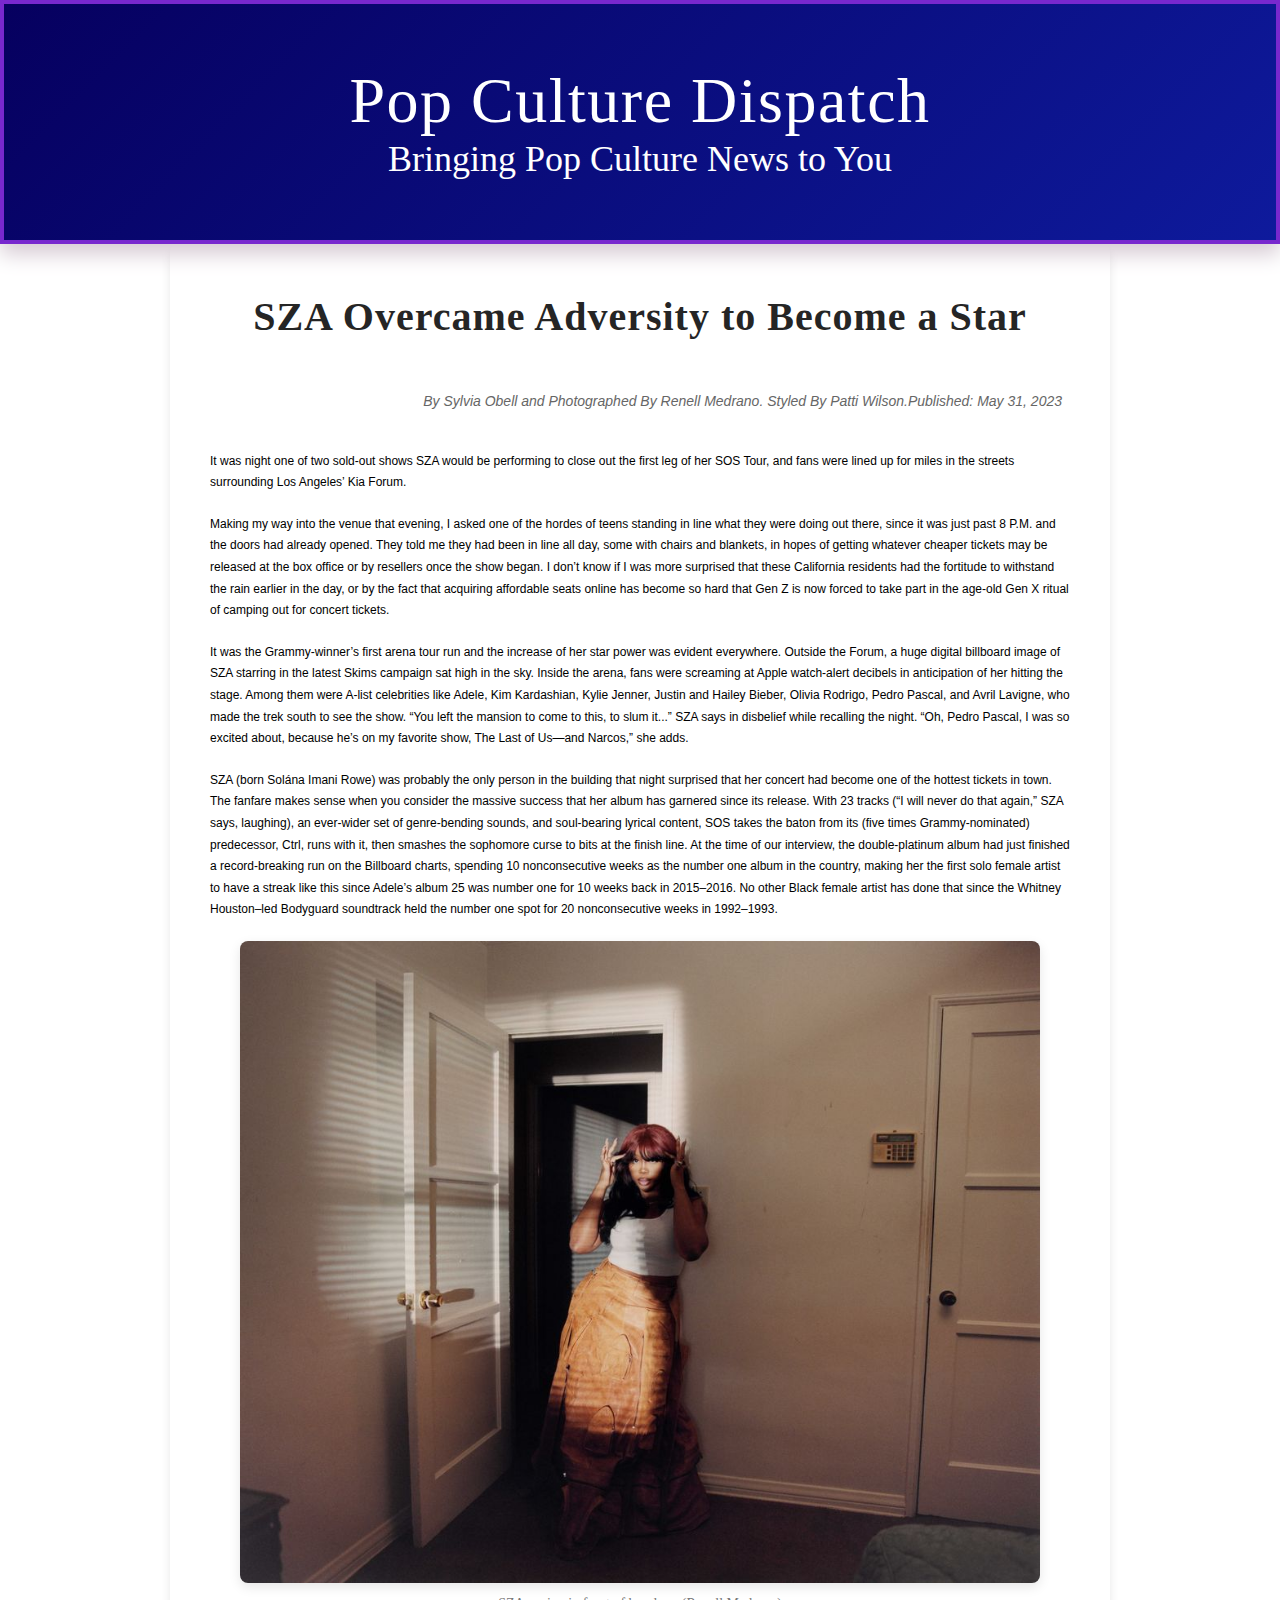
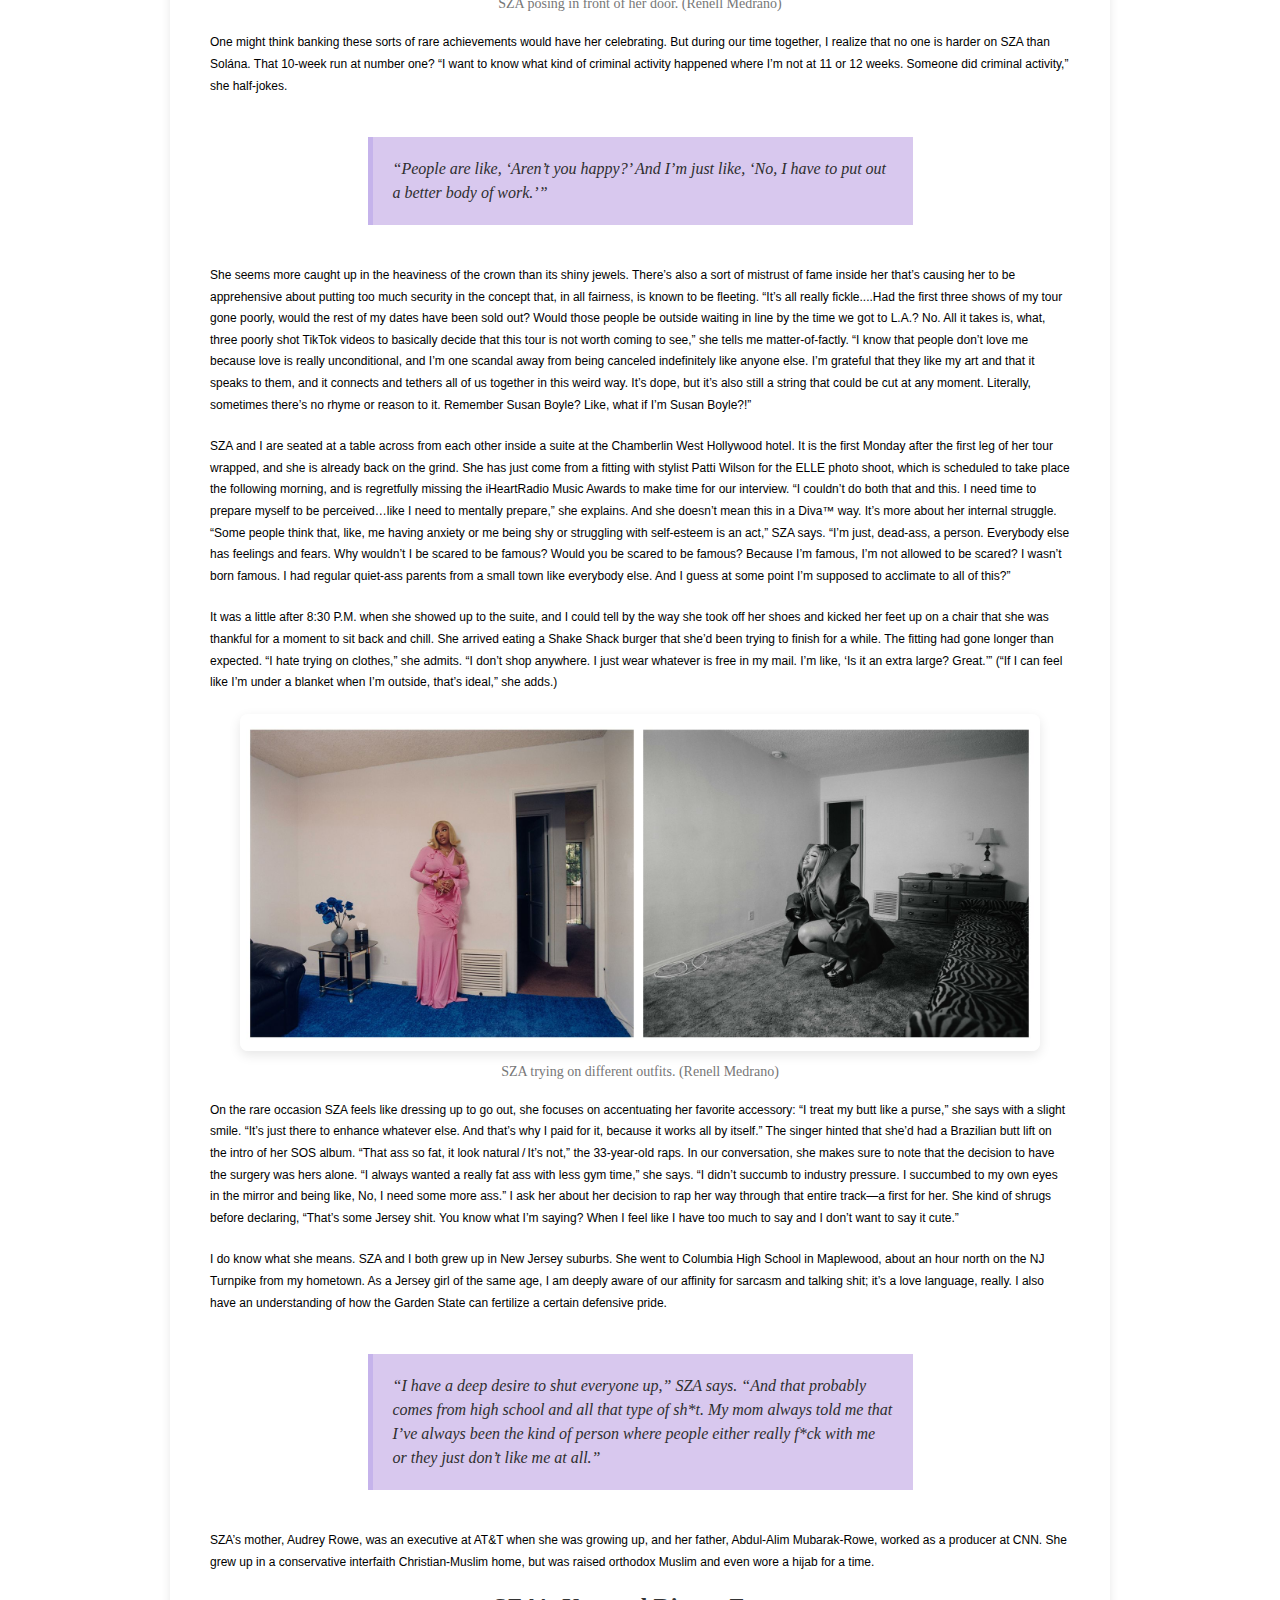
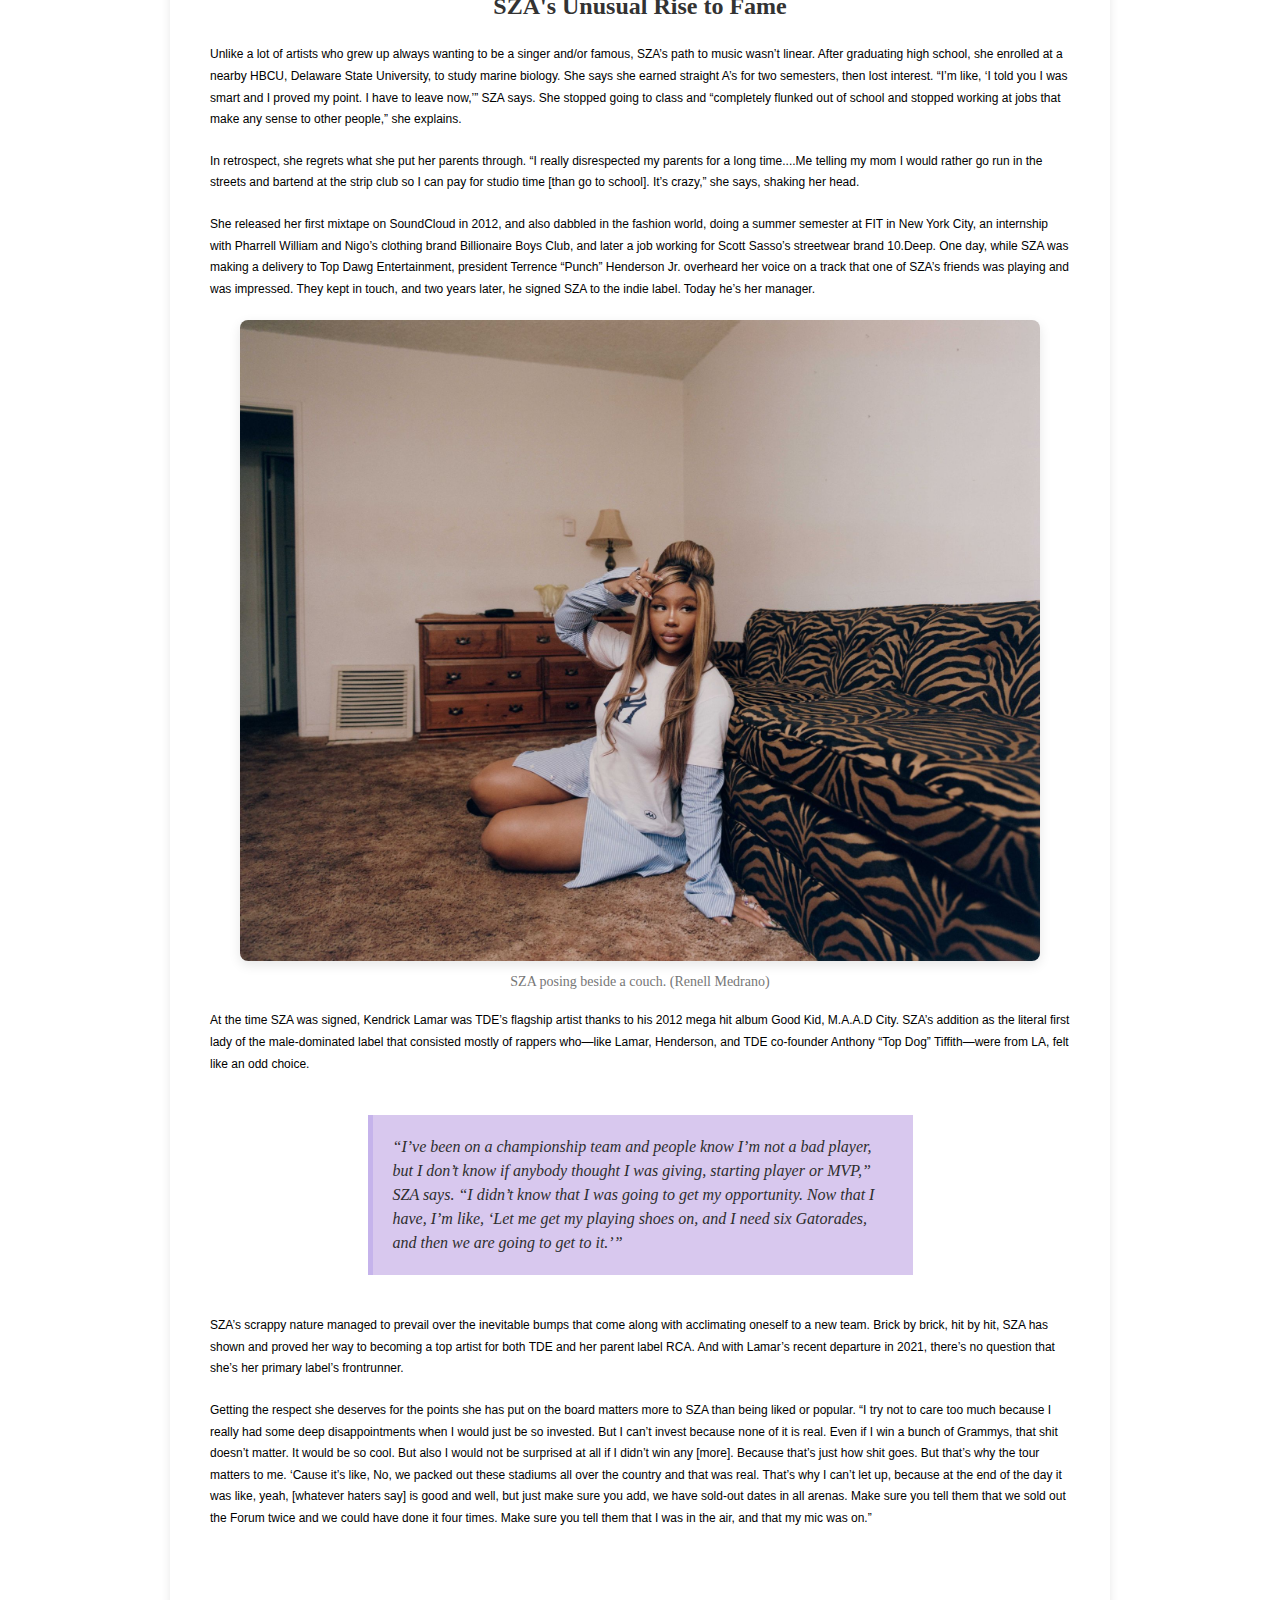
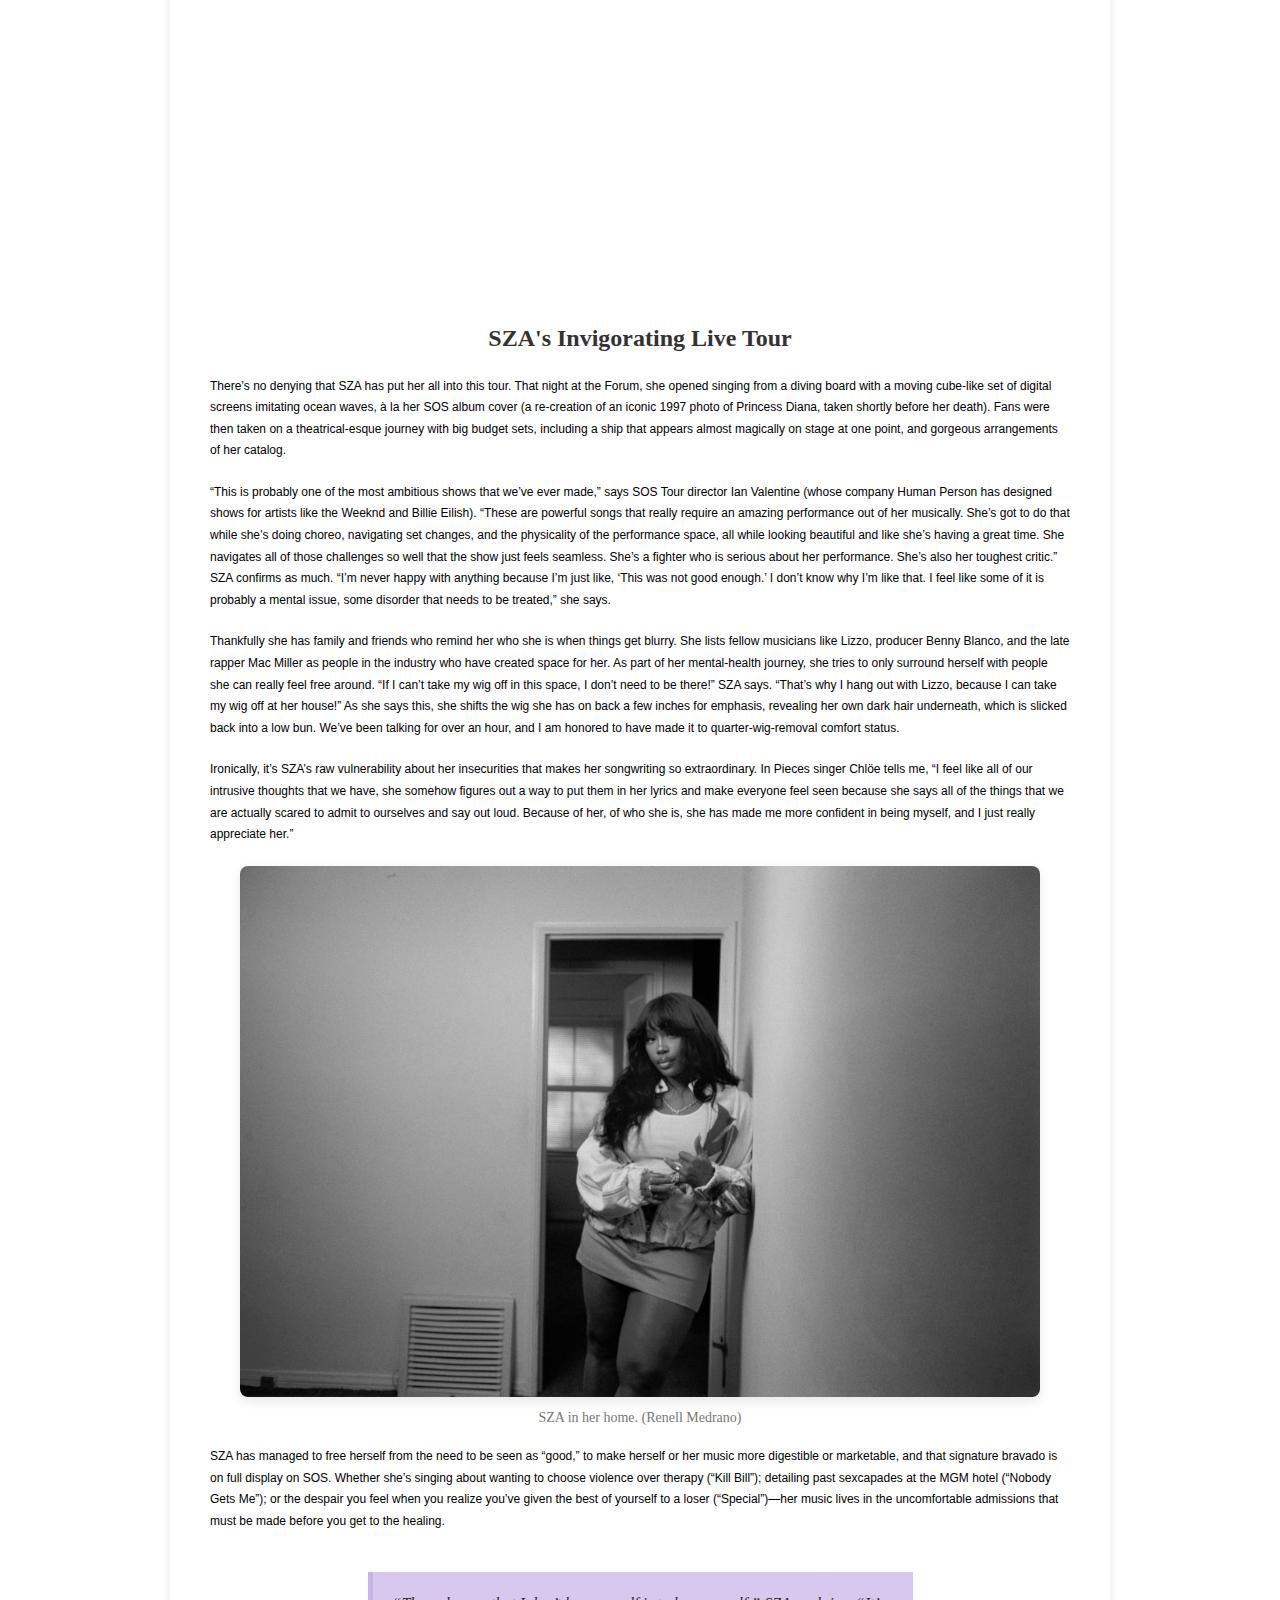
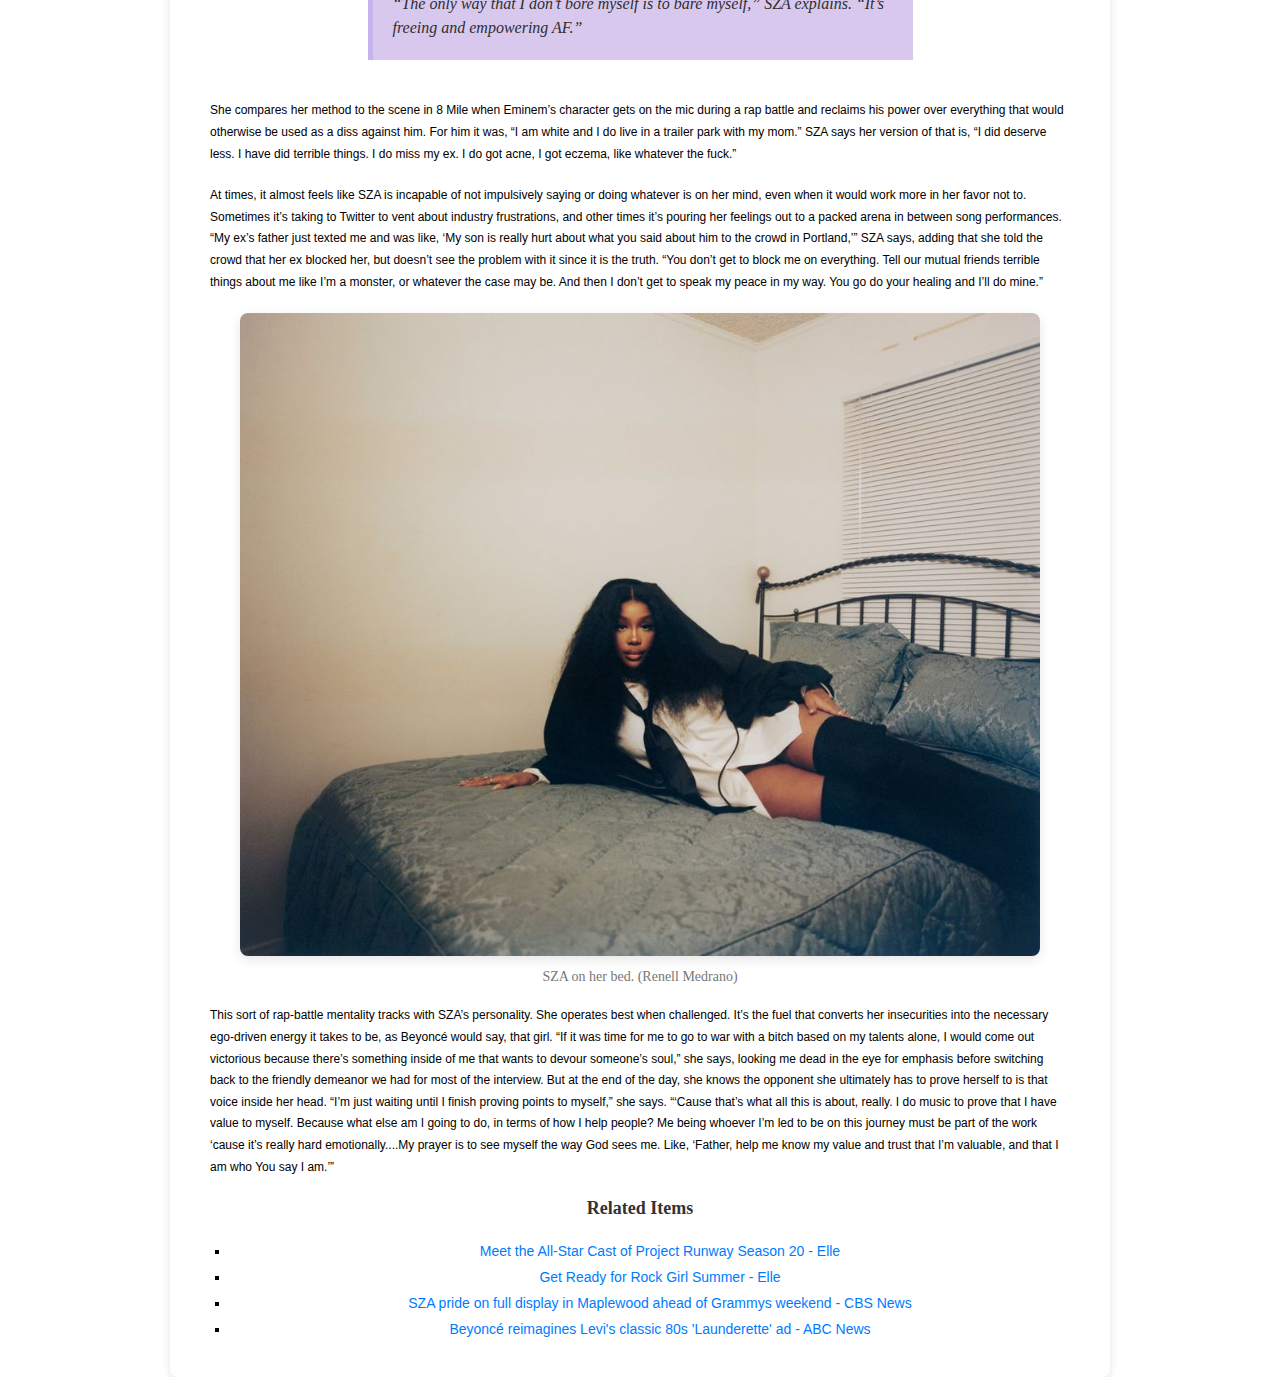
<file: midterm/index.html>
<!DOCTYPE html>
<html lang="en"
<head>
 <link rel="stylesheet" href="stylesheet.css">
</head>

<body>

   <!-- Masthead -->
<header class="masthead">
    <h1>Pop Culture Dispatch</h1>
    <p>Bringing Pop Culture News to You</p>
</header>

<div id="content-wrapper">
     <!---Headline-->

<section class="headline-section">
    <h1 class="headline">SZA Overcame Adversity to Become a Star</h1>
</section>

     <!---Byline-->

<div id="byline">
    <p>By Sylvia Obell and Photographed By Renell Medrano. Styled By Patti Wilson.Published: May 31, 2023</p>
</div>
     <!---Actual text-->

<div class="content">
<p>It was night one of two sold-out shows SZA would be performing to close out the first leg of her SOS Tour, and fans were lined up for miles in the streets surrounding Los Angeles’ Kia Forum.</p>

<p>Making my way into the venue that evening, I asked one of the hordes of teens standing in line what they were doing out there, since it was just past 8 P.M. and the doors had already opened. They told me they had been in line all day, some with chairs and blankets, in hopes of getting whatever cheaper tickets may be released at the box office or by resellers once the show began. I don’t know if I was more surprised that these California residents had the fortitude to withstand the rain earlier in the day, or by the fact that acquiring affordable seats online has become so hard that Gen Z is now forced to take part in the age-old Gen X ritual of camping out for concert tickets.</p>
   <p>It was the Grammy-winner’s first arena tour run and the increase of her star power was evident everywhere. Outside the Forum, a huge digital billboard image of SZA starring in the latest Skims campaign sat high in the sky. Inside the arena, fans were screaming at Apple watch-alert decibels in anticipation of her hitting the stage. Among them were A-list celebrities like Adele, Kim Kardashian, Kylie Jenner, Justin and Hailey Bieber, Olivia Rodrigo, Pedro Pascal, and Avril Lavigne, who made the trek south to see the show. “You left the mansion to come to this, to slum it...” SZA says in disbelief while recalling the night. “Oh, Pedro Pascal, I was so excited about, because he’s on my favorite show, The Last of Us—and Narcos,” she adds.</p>
   <p>SZA (born Solána Imani Rowe) was probably the only person in the building that night surprised that her concert had become one of the hottest tickets in town. The fanfare makes sense when you consider the massive success that her album has garnered since its release. With 23 tracks (“I will never do that again,” SZA says, laughing), an ever-wider set of genre-bending sounds, and soul-bearing lyrical content, SOS takes the baton from its (five times Grammy-nominated) predecessor, Ctrl, runs with it, then smashes the sophomore curse to bits at the finish line. At the time of our interview, the double-platinum album had just finished a record-breaking run on the Billboard charts, spending 10 nonconsecutive weeks as the number one album in the country, making her the first solo female artist to have a streak like this since Adele’s album 25 was number one for 10 weeks back in 2015–2016. No other Black female artist has done that since the Whitney Houston–led Bodyguard soundtrack held the number one spot for 20 nonconsecutive weeks in 1992–1993.</p>
   <figure>
    <img src="sza3.jpg" alt="SZA in her natural element">
    <figcaption>SZA posing in front of her door. (Renell Medrano)</figcaption>
</figure>
    <p>One might think banking these sorts of rare achievements would have her celebrating. But during our time together, I realize that no one is harder on SZA than Solána. That 10-week run at number one? “I want to know what kind of criminal activity happened where I’m not at 11 or 12 weeks. Someone did criminal activity,” she half-jokes.</p>
    <blockquote>
        “People are like, ‘Aren’t you happy?’ And I’m just like, ‘No, I have to put out a better body of work.’”</blockquote>
<p>She seems more caught up in the heaviness of the crown than its shiny jewels. There’s also a sort of mistrust of fame inside her that’s causing her to be apprehensive about putting too much security in the concept that, in all fairness, is known to be fleeting. “It’s all really fickle....Had the first three shows of my tour gone poorly, would the rest of my dates have been sold out? Would those people be outside waiting in line by the time we got to L.A.? No. All it takes is, what, three poorly shot TikTok videos to basically decide that this tour is not worth coming to see,” she tells me matter-of-factly. “I know that people don’t love me because love is really unconditional, and I’m one scandal away from being canceled indefinitely like anyone else. I’m grateful that they like my art and that it speaks to them, and it connects and tethers all of us together in this weird way. It’s dope, but it’s also still a string that could be cut at any moment. Literally, sometimes there’s no rhyme or reason to it. Remember Susan Boyle? Like, what if I’m Susan Boyle?!”</p>

<p>SZA and I are seated at a table across from each other inside a suite at the Chamberlin West Hollywood hotel. It is the first Monday after the first leg of her tour wrapped, and she is already back on the grind. She has just come from a fitting with stylist Patti Wilson for the ELLE photo shoot, which is scheduled to take place the following morning, and is regretfully missing the iHeartRadio Music Awards to make time for our interview. “I couldn’t do both that and this. I need time to prepare myself to be perceived…like I need to mentally prepare,” she explains. And she doesn’t mean this in a Diva™ way. It’s more about her internal struggle. “Some people think that, like, me having anxiety or me being shy or struggling with self-esteem is an act,” SZA says. “I’m just, dead-ass, a person. Everybody else has feelings and fears. Why wouldn’t I be scared to be famous? Would you be scared to be famous? Because I’m famous, I’m not allowed to be scared? I wasn’t born famous. I had regular quiet-ass parents from a small town like everybody else. And I guess at some point I’m supposed to acclimate to all of this?”</p>
    <p>It was a little after 8:30 P.M. when she showed up to the suite, and I could tell by the way she took off her shoes and kicked her feet up on a chair that she was thankful for a moment to sit back and chill. She arrived eating a Shake Shack burger that she’d been trying to finish for a while. The fitting had gone longer than expected. “I hate trying on clothes,” she admits. “I don’t shop anywhere. I just wear whatever is free in my mail. I’m like, ‘Is it an extra large? Great.’” (“If I can feel like I’m under a blanket when I’m outside, that’s ideal,” she adds.)</p>
    <figure>
        <img src="sza5.jpg" alt="SZA different outfits">
        <figcaption>SZA trying on different outfits. (Renell Medrano)</figcaption>
    </figure>
    <p>On the rare occasion SZA feels like dressing up to go out, she focuses on accentuating her favorite accessory: “I treat my butt like a purse,” she says with a slight smile. “It’s just there to enhance whatever else. And that’s why I paid for it, because it works all by itself.” The singer hinted that she’d had a Brazilian butt lift on the intro of her SOS album. “That ass so fat, it look natural / It’s not,” the 33-year-old raps. In our conversation, she makes sure to note that the decision to have the surgery was hers alone. “I always wanted a really fat ass with less gym time,” she says. “I didn’t succumb to industry pressure. I succumbed to my own eyes in the mirror and being like, No, I need some more ass.” I ask her about her decision to rap her way through that entire track—a first for her. She kind of shrugs before declaring, “That’s some Jersey shit. You know what I’m saying? When I feel like I have too much to say and I don’t want to say it cute.”</p>
    <p>I do know what she means. SZA and I both grew up in New Jersey suburbs. She went to Columbia High School in Maplewood, about an hour north on the NJ Turnpike from my hometown. As a Jersey girl of the same age, I am deeply aware of our affinity for sarcasm and talking shit; it’s a love language, really. I also have an understanding of how the Garden State can fertilize a certain defensive pride.</p>
    <blockquote> “I have a deep desire to shut everyone up,” SZA says. “And that probably comes from high school and all that type of sh*t. My mom always told me that I’ve always been the kind of person where people either really f*ck with me or they just don’t like me at all.”</blockquote>

    <p>SZA’s mother, Audrey Rowe, was an executive at AT&T when she was growing up, and her father, Abdul-Alim Mubarak-Rowe, worked as a producer at CNN. She grew up in a conservative interfaith Christian-Muslim home, but was raised orthodox Muslim and even wore a hijab for a time.</p>
    
    <h3>SZA's Unusual Rise to Fame</h3>

        <p>Unlike a lot of artists who grew up always wanting to be a singer and/or famous, SZA’s path to music wasn’t linear. After graduating high school, she enrolled at a nearby HBCU, Delaware State University, to study marine biology. She says she earned straight A’s for two semesters, then lost interest. “I’m like, ‘I told you I was smart and I proved my point. I have to leave now,’” SZA says. She stopped going to class and “completely flunked out of school and stopped working at jobs that make any sense to other people,” she explains.</p>
        <p>In retrospect, she regrets what she put her parents through. “I really disrespected my parents for a long time....Me telling my mom I would rather go run in the streets and bartend at the strip club so I can pay for studio time [than go to school]. It’s crazy,” she says, shaking her head.</p>
        <p>She released her first mixtape on SoundCloud in 2012, and also dabbled in the fashion world, doing a summer semester at FIT in New York City, an internship with Pharrell William and Nigo’s clothing brand Billionaire Boys Club, and later a job working for Scott Sasso’s streetwear brand 10.Deep. One day, while SZA was making a delivery to Top Dawg Entertainment, president Terrence “Punch” Henderson Jr. overheard her voice on a track that one of SZA’s friends was playing and was impressed. They kept in touch, and two years later, he signed SZA to the indie label. Today he’s her manager.</p>
       <figure><img src="sza1.jpg" alt="SZA beside a couch">
        <figcaption>SZA posing beside a couch. (Renell Medrano)</figcaption>
    </figure>
        <p>At the time SZA was signed, Kendrick Lamar was TDE’s flagship artist thanks to his 2012 mega hit album Good Kid, M.A.A.D City. SZA’s addition as the literal first lady of the male-dominated label that consisted mostly of rappers who—like Lamar, Henderson, and TDE co-founder Anthony “Top Dog” Tiffith—were from LA, felt like an odd choice. </p>
        <blockquote>“I’ve been on a championship team and people know I’m not a bad player, but I don’t know if anybody thought I was giving, starting player or MVP,” SZA says. “I didn’t know that I was going to get my opportunity. Now that I have, I’m like, ‘Let me get my playing shoes on, and I need six Gatorades, and then we are going to get to it.’”</blockquote>
        <p>SZA’s scrappy nature managed to prevail over the inevitable bumps that come along with acclimating oneself to a new team. Brick by brick, hit by hit, SZA has shown and proved her way to becoming a top artist for both TDE and her parent label RCA. And with Lamar’s recent departure in 2021, there’s no question that she’s her primary label’s frontrunner.</p>
        <p>Getting the respect she deserves for the points she has put on the board matters more to SZA than being liked or popular. “I try not to care too much because I really had some deep disappointments when I would just be so invested. But I can’t invest because none of it is real. Even if I win a bunch of Grammys, that shit doesn’t matter. It would be so cool. But also I would not be surprised at all if I didn’t win any [more]. Because that’s just how shit goes. But that’s why the tour matters to me. ‘Cause it’s like, No, we packed out these stadiums all over the country and that was real. That’s why I can’t let up, because at the end of the day it was like, yeah, [whatever haters say] is good and well, but just make sure you add, we have sold-out dates in all arenas. Make sure you tell them that we sold out the Forum twice and we could have done it four times. Make sure you tell them that I was in the air, and that my mic was on.”</p>
          
        <!---Spotify playlist-->
        <iframe
style="border-radius:12px"
src="https://open.spotify.com/embed/album/07w0rG5TETcyihsEIZR3qG?utm_source=g
enerator"
width="100%" height="352" frameBorder="0" allowfullscreen=""
allow="autoplay; clipboard-write; encrypted-media; fullscreen;
picture-in-picture" loading="lazy"></iframe>

    
    <h3>SZA's Invigorating Live Tour</h3>
    <p>There’s no denying that SZA has put her all into this tour. That night at the Forum, she opened singing from a diving board with a moving cube-like set of digital screens imitating ocean waves, à la her SOS album cover (a re-creation of an iconic 1997 photo of Princess Diana, taken shortly before her death). Fans were then taken on a theatrical-esque journey with big budget sets, including a ship that appears almost magically on stage at one point, and gorgeous arrangements of her catalog.</p>
    <p>“This is probably one of the most ambitious shows that we’ve ever made,” says SOS Tour director Ian Valentine (whose company Human Person has designed shows for artists like the Weeknd and Billie Eilish). “These are powerful songs that really require an amazing performance out of her musically. She’s got to do that while she’s doing choreo, navigating set changes, and the physicality of the performance space, all while looking beautiful and like she’s having a great time. She navigates all of those challenges so well that the show just feels seamless. She’s a fighter who is serious about her performance. She’s also her toughest critic.” SZA confirms as much. “I’m never happy with anything because I’m just like, ‘This was not good enough.’ I don’t know why I’m like that. I feel like some of it is probably a mental issue, some disorder that needs to be treated,” she says.</p>
    <p>Thankfully she has family and friends who remind her who she is when things get blurry. She lists fellow musicians like Lizzo, producer Benny Blanco, and the late rapper Mac Miller as people in the industry who have created space for her. As part of her mental-health journey, she tries to only surround herself with people she can really feel free around. “If I can’t take my wig off in this space, I don’t need to be there!” SZA says. “That’s why I hang out with Lizzo, because I can take my wig off at her house!” As she says this, she shifts the wig she has on back a few inches for emphasis, revealing her own dark hair underneath, which is slicked back into a low bun. We’ve been talking for over an hour, and I am honored to have made it to quarter-wig-removal comfort status.</p>
    <p>Ironically, it’s SZA’s raw vulnerability about her insecurities that makes her songwriting so extraordinary. In Pieces singer Chlöe tells me, “I feel like all of our intrusive thoughts that we have, she somehow figures out a way to put them in her lyrics and make everyone feel seen because she says all of the things that we are actually scared to admit to ourselves and say out loud. Because of her, of who she is, she has made me more confident in being myself, and I just really appreciate her.”</p>
    <figure><img src="sza4.jpg" alt="SZA in her home">
        <figcaption>SZA in her home. (Renell Medrano)</figcaption>
    </figure>
    <p>SZA has managed to free herself from the need to be seen as “good,” to make herself or her music more digestible or marketable, and that signature bravado is on full display on SOS. Whether she’s singing about wanting to choose violence over therapy (“Kill Bill”); detailing past sexcapades at the MGM hotel (“Nobody Gets Me”); or the despair you feel when you realize you’ve given the best of yourself to a loser (“Special”)—her music lives in the uncomfortable admissions that must be made before you get to the healing.</p>
  <blockquote>“The only way that I don’t bore myself is to bare myself,” SZA explains. “It’s freeing and empowering AF.”</blockquote>
    <p>She compares her method to the scene in 8 Mile when Eminem’s character gets on the mic during a rap battle and reclaims his power over everything that would otherwise be used as a diss against him. For him it was, “I am white and I do live in a trailer park with my mom.” SZA says her version of that is, “I did deserve less. I have did terrible things. I do miss my ex. I do got acne, I got eczema, like whatever the fuck.”</p>
 <p>At times, it almost feels like SZA is incapable of not impulsively saying or doing whatever is on her mind, even when it would work more in her favor not to. Sometimes it’s taking to Twitter to vent about industry frustrations, and other times it’s pouring her feelings out to a packed arena in between song performances. “My ex’s father just texted me and was like, ‘My son is really hurt about what you said about him to the crowd in Portland,’” SZA says, adding that she told the crowd that her ex blocked her, but doesn’t see the problem with it since it is the truth. “You don’t get to block me on everything. Tell our mutual friends terrible things about me like I’m a monster, or whatever the case may be. And then I don’t get to speak my peace in my way. You go do your healing and I’ll do mine.”</p>
 <figure><img src="sza2.jpg" alt="SZA on her bed">
    <figcaption>SZA on her bed. (Renell Medrano)</figcaption>
</figure>
 <p>This sort of rap-battle mentality tracks with SZA’s personality. She operates best when challenged. It’s the fuel that converts her insecurities into the necessary ego-driven energy it takes to be, as Beyoncé would say, that girl. “If it was time for me to go to war with a bitch based on my talents alone, I would come out victorious because there’s something inside of me that wants to devour someone’s soul,” she says, looking me dead in the eye for emphasis before switching back to the friendly demeanor we had for most of the interview. But at the end of the day, she knows the opponent she ultimately has to prove herself to is that voice inside her head. “I’m just waiting until I finish proving points to myself,” she says. “‘Cause that’s what all this is about, really. I do music to prove that I have value to myself. Because what else am I going to do, in terms of how I help people? Me being whoever I’m led to be on this journey must be part of the work ‘cause it’s really hard emotionally....My prayer is to see myself the way God sees me. Like, ‘Father, help me know my value and trust that I’m valuable, and that I am who You say I am.’”</p>
     
 <!---Related Items-->

    <h4>Related Items</h4>
    <ul>
        <li><a href="https://www.elle.com/fashion/a44109424/project-runway-season-20-cast-all-star-designers/">Meet the All-Star Cast of Project Runway Season 20 - Elle</a></li>
        <li><a href="https://www.elle.com/fashion/a43853858/rock-style-trend-2023/">Get Ready for Rock Girl Summer - Elle</a></li>
        <li><a href="https://www.cbsnews.com/newyork/news/sza-maplewood-new-jersey-grammys/">SZA pride on full display in Maplewood ahead of Grammys weekend - CBS News</a></li>
        <li><a href="https://abcnews.go.com/GMA/Style/levis-beyonce-future-collaboration-underway-new-chapter/story?id=113956094">Beyoncé reimagines Levi's classic 80s 'Launderette' ad - ABC News</a></li>

    </ul>
</div>

</div>












</body>
</file>
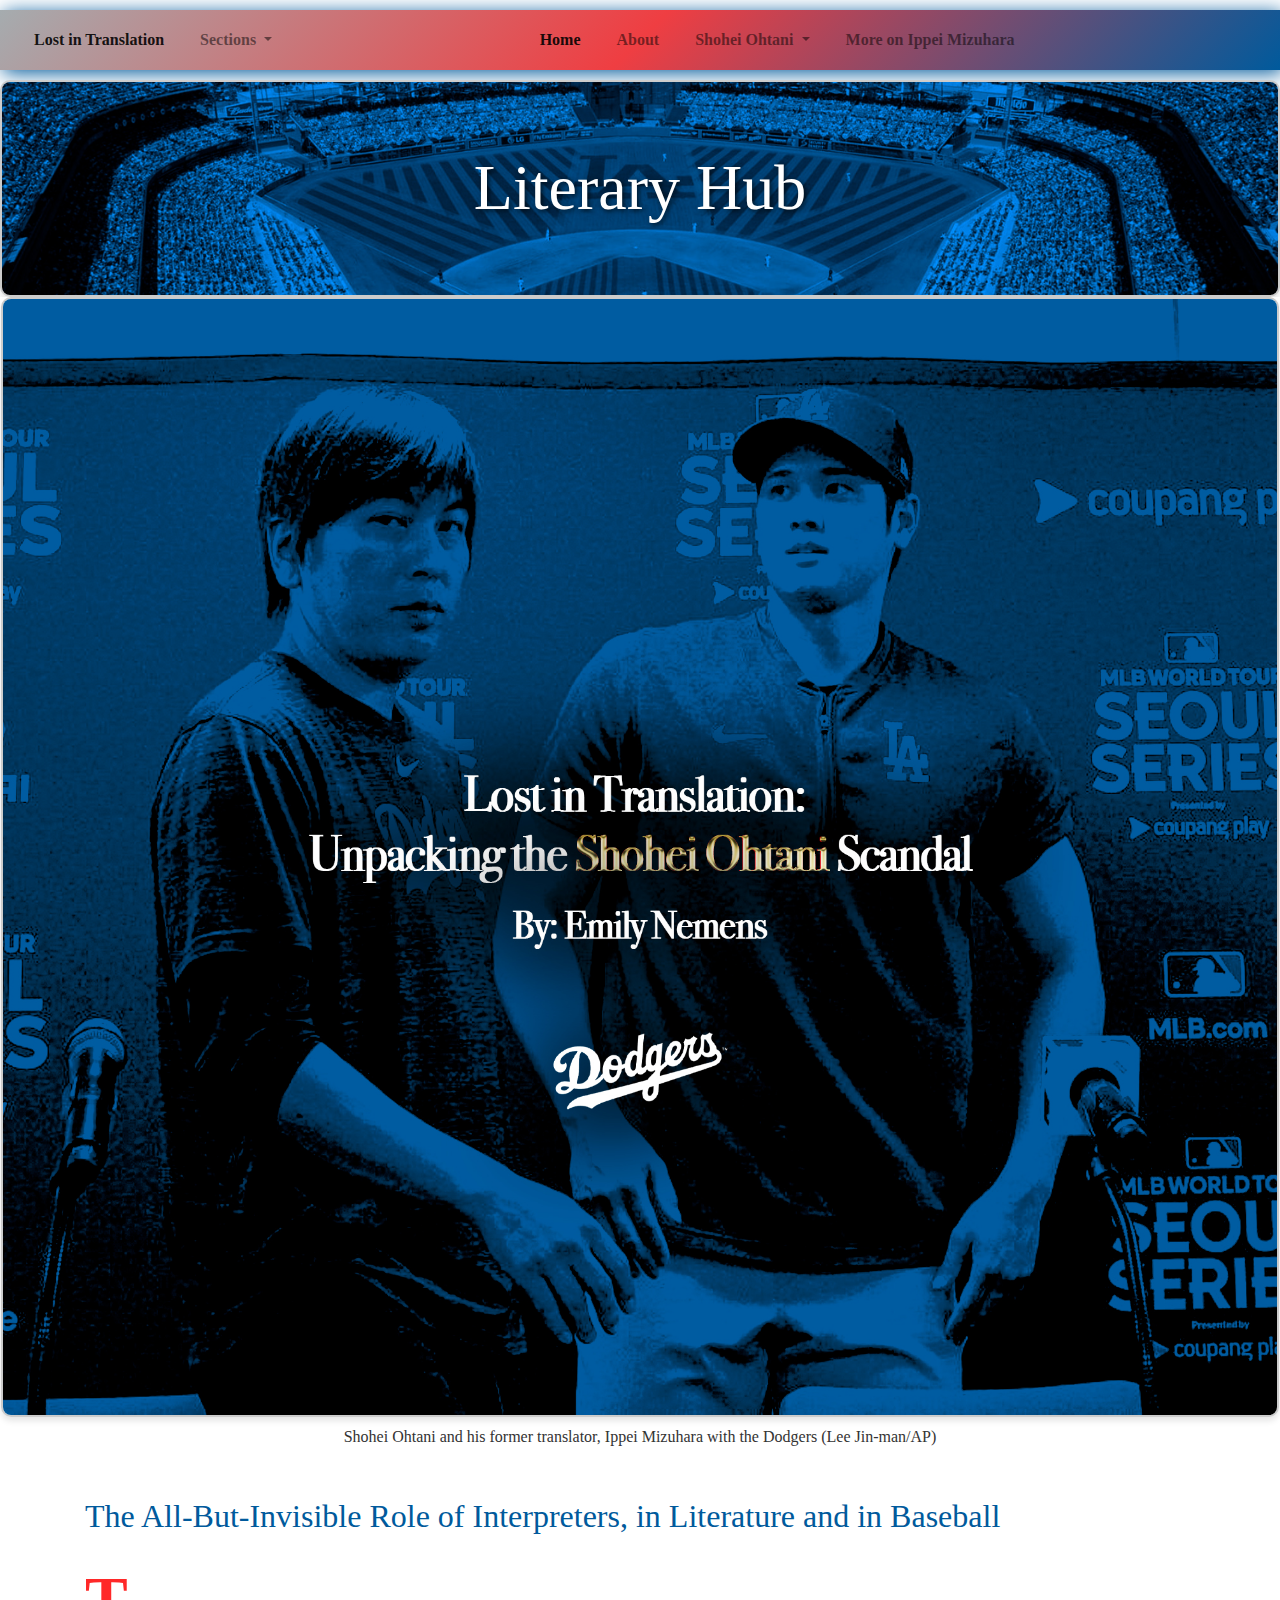
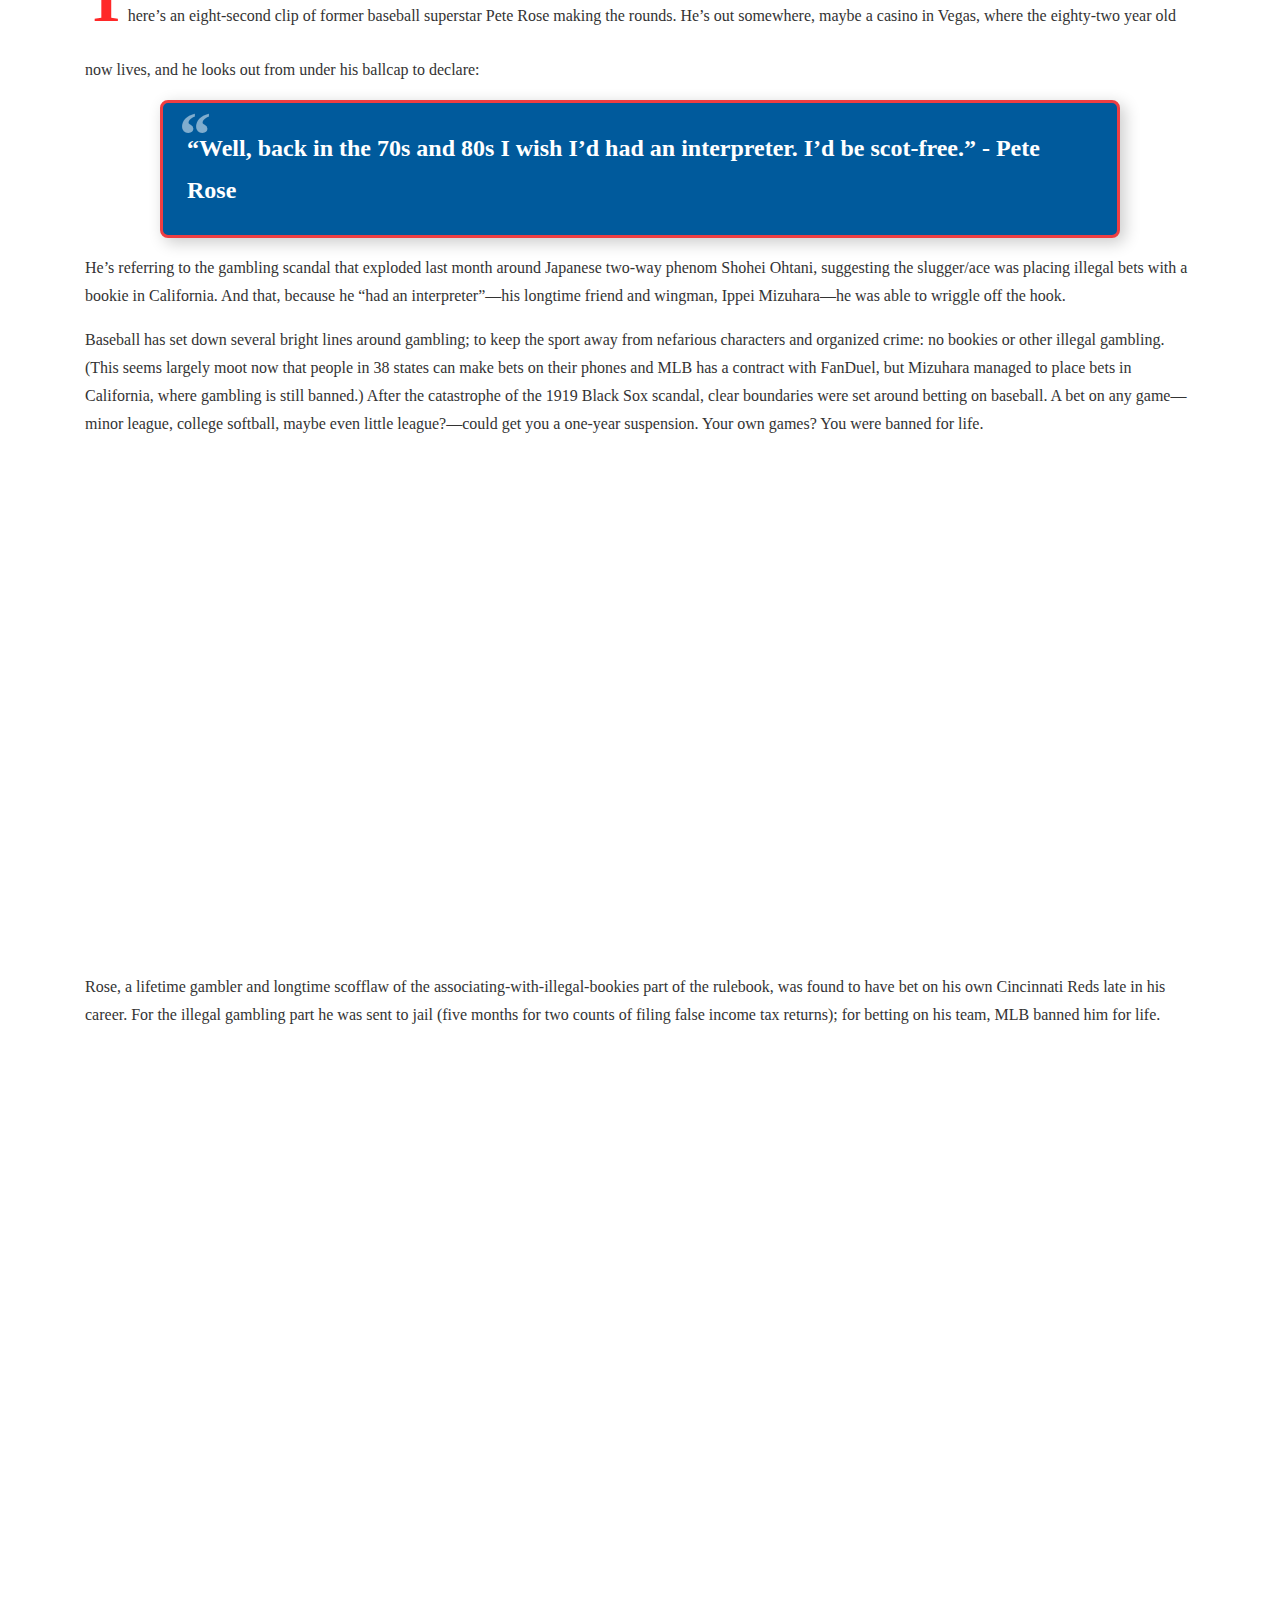
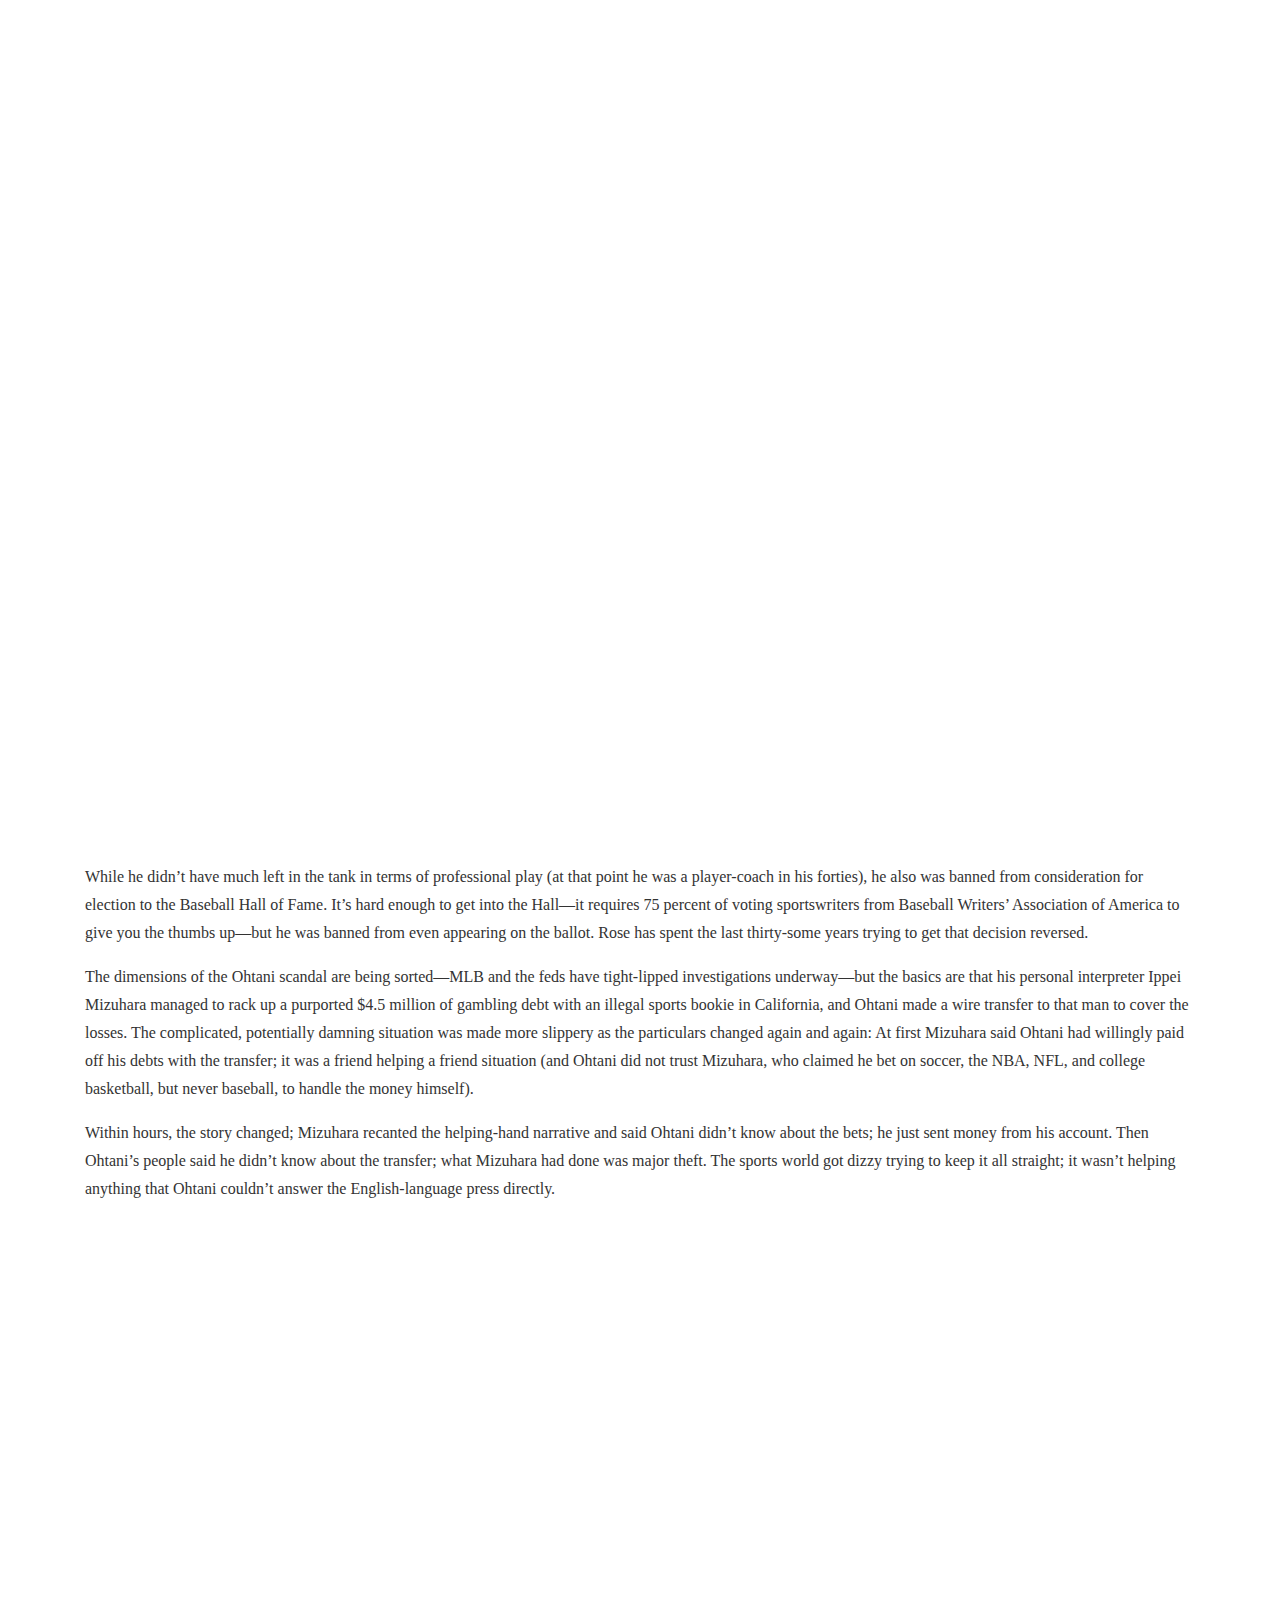
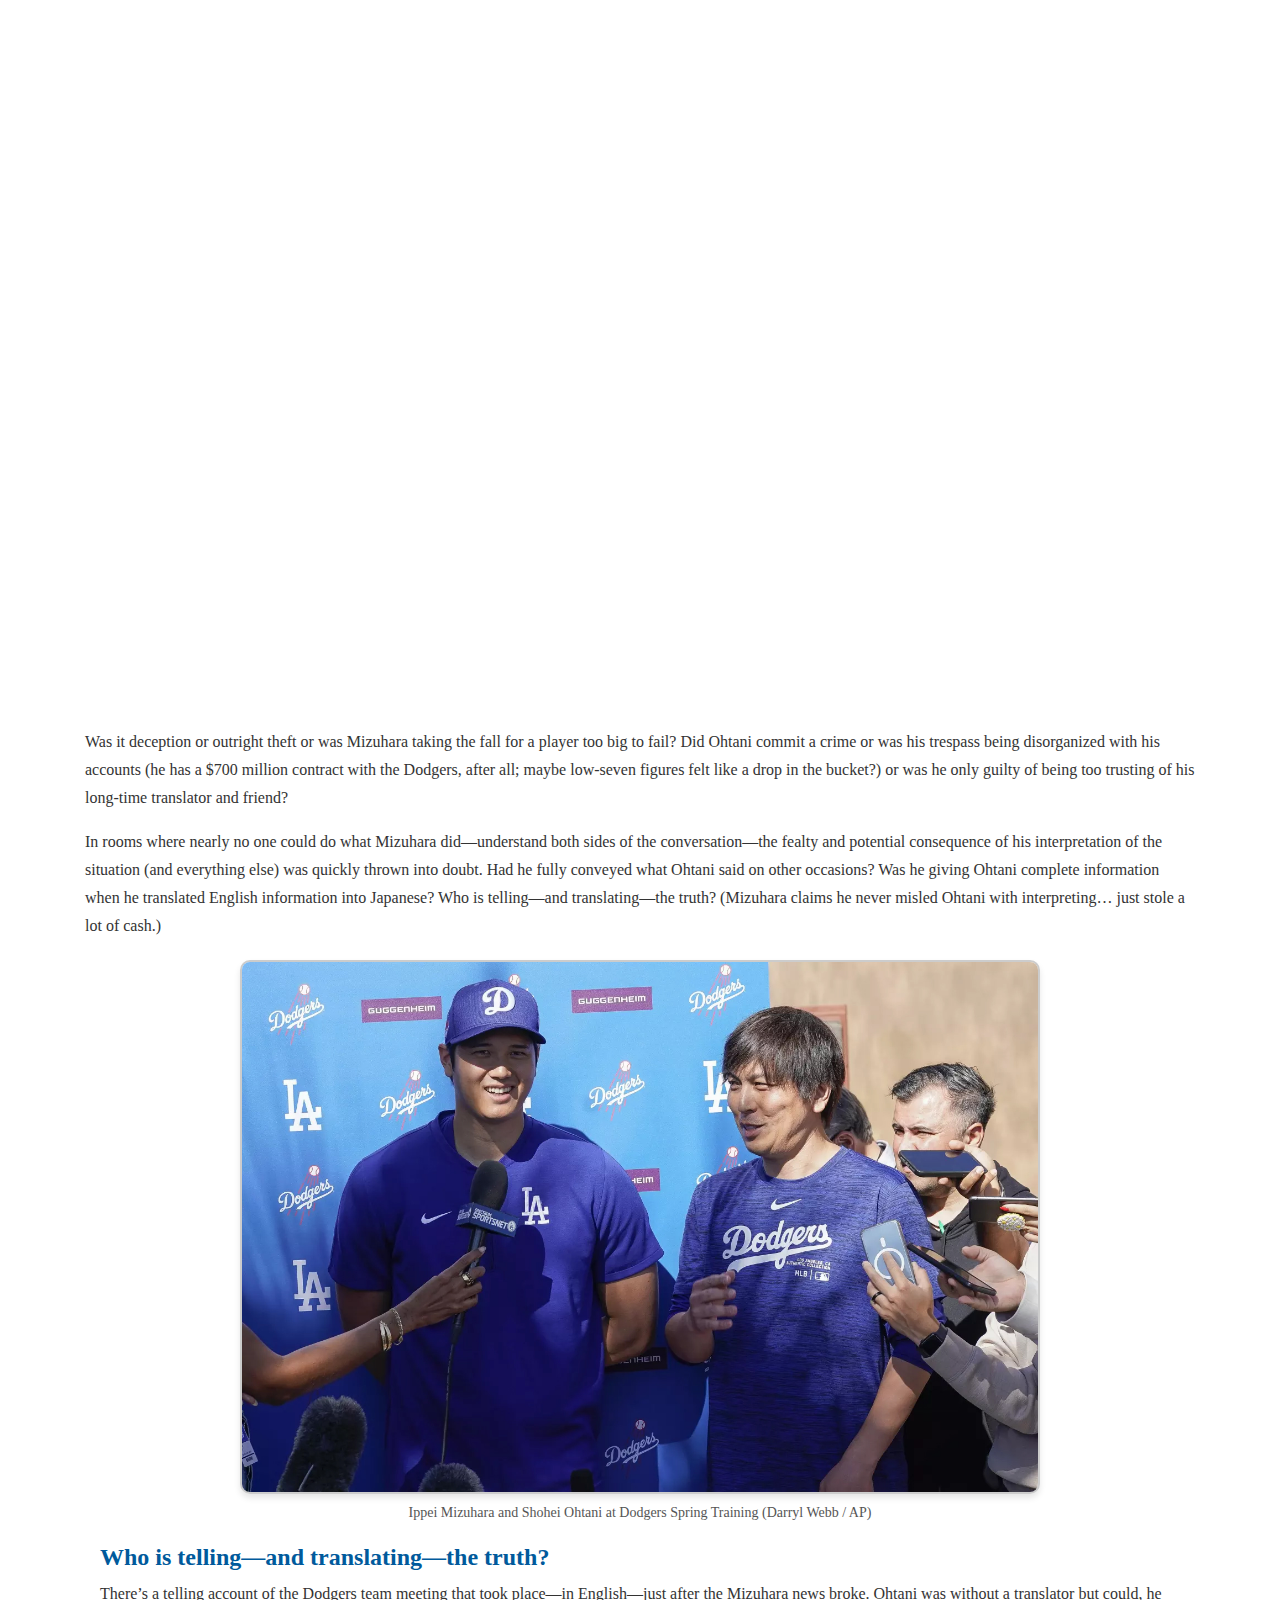
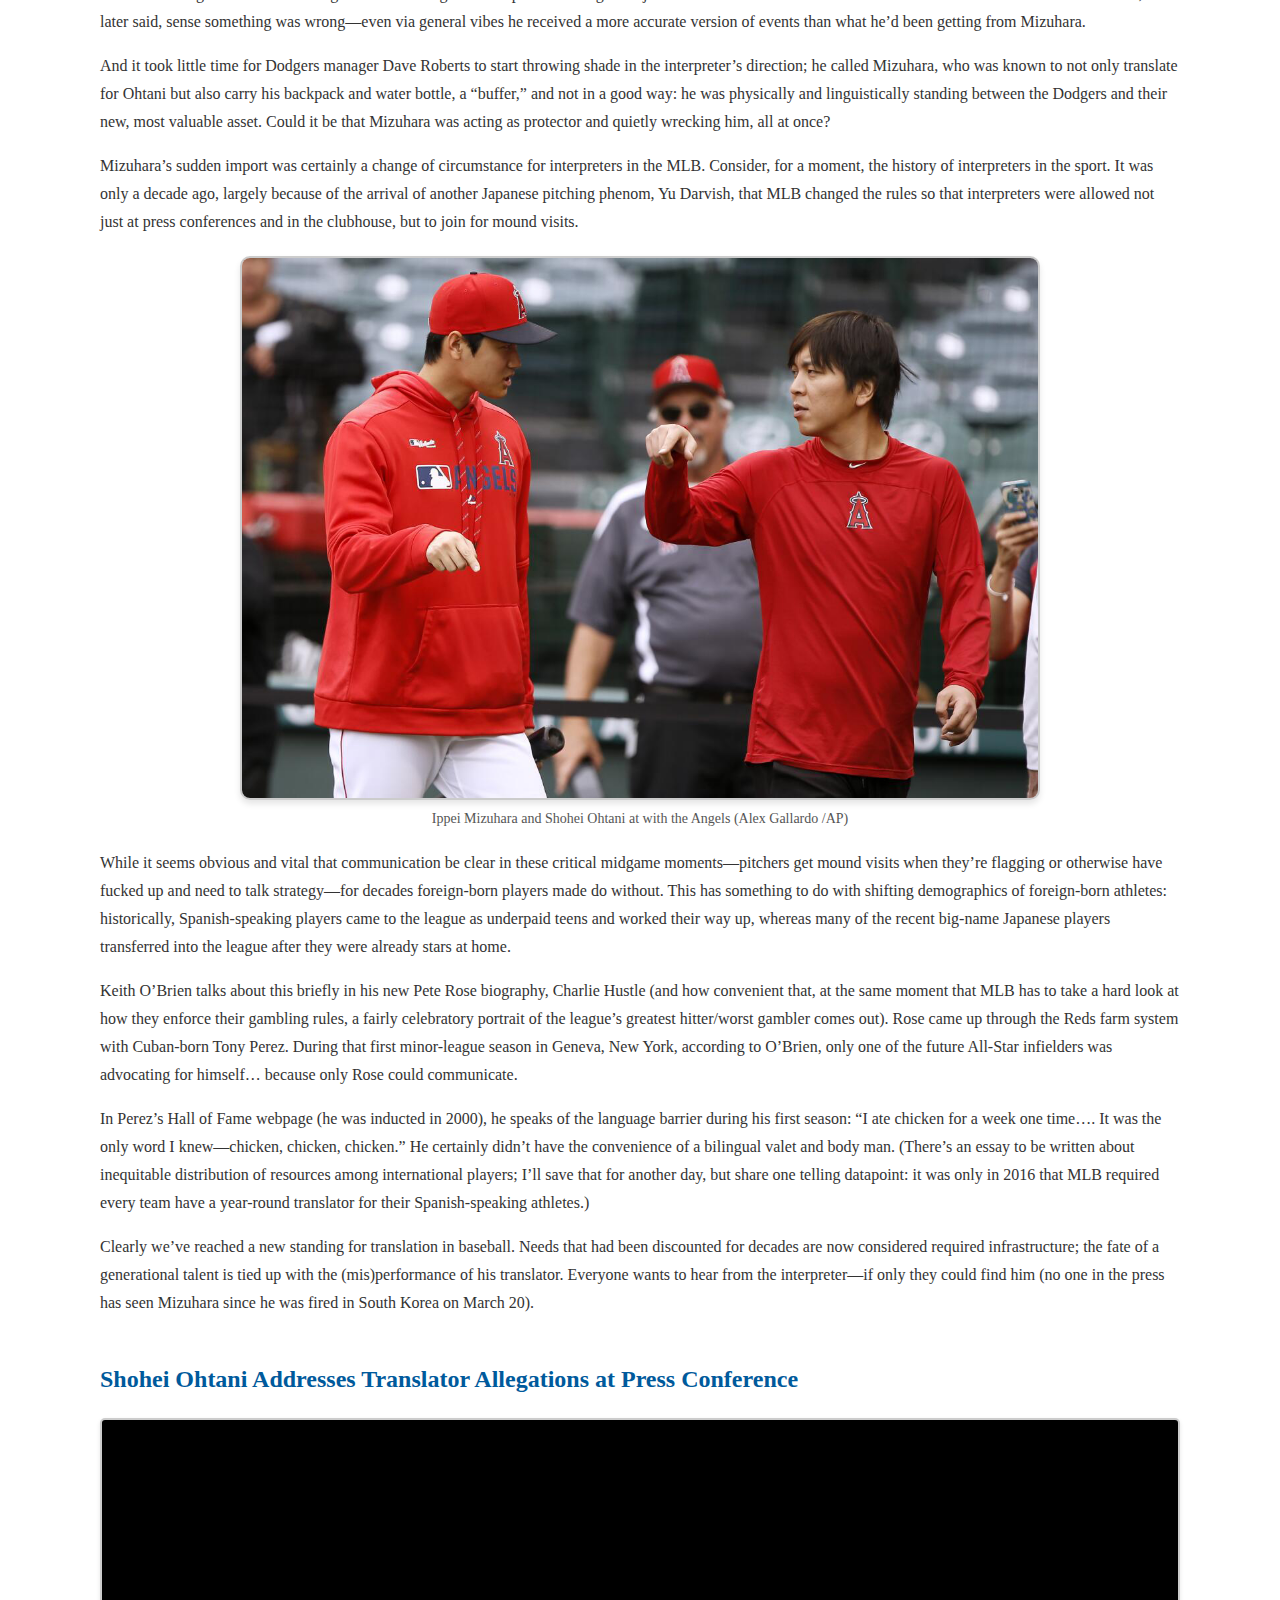
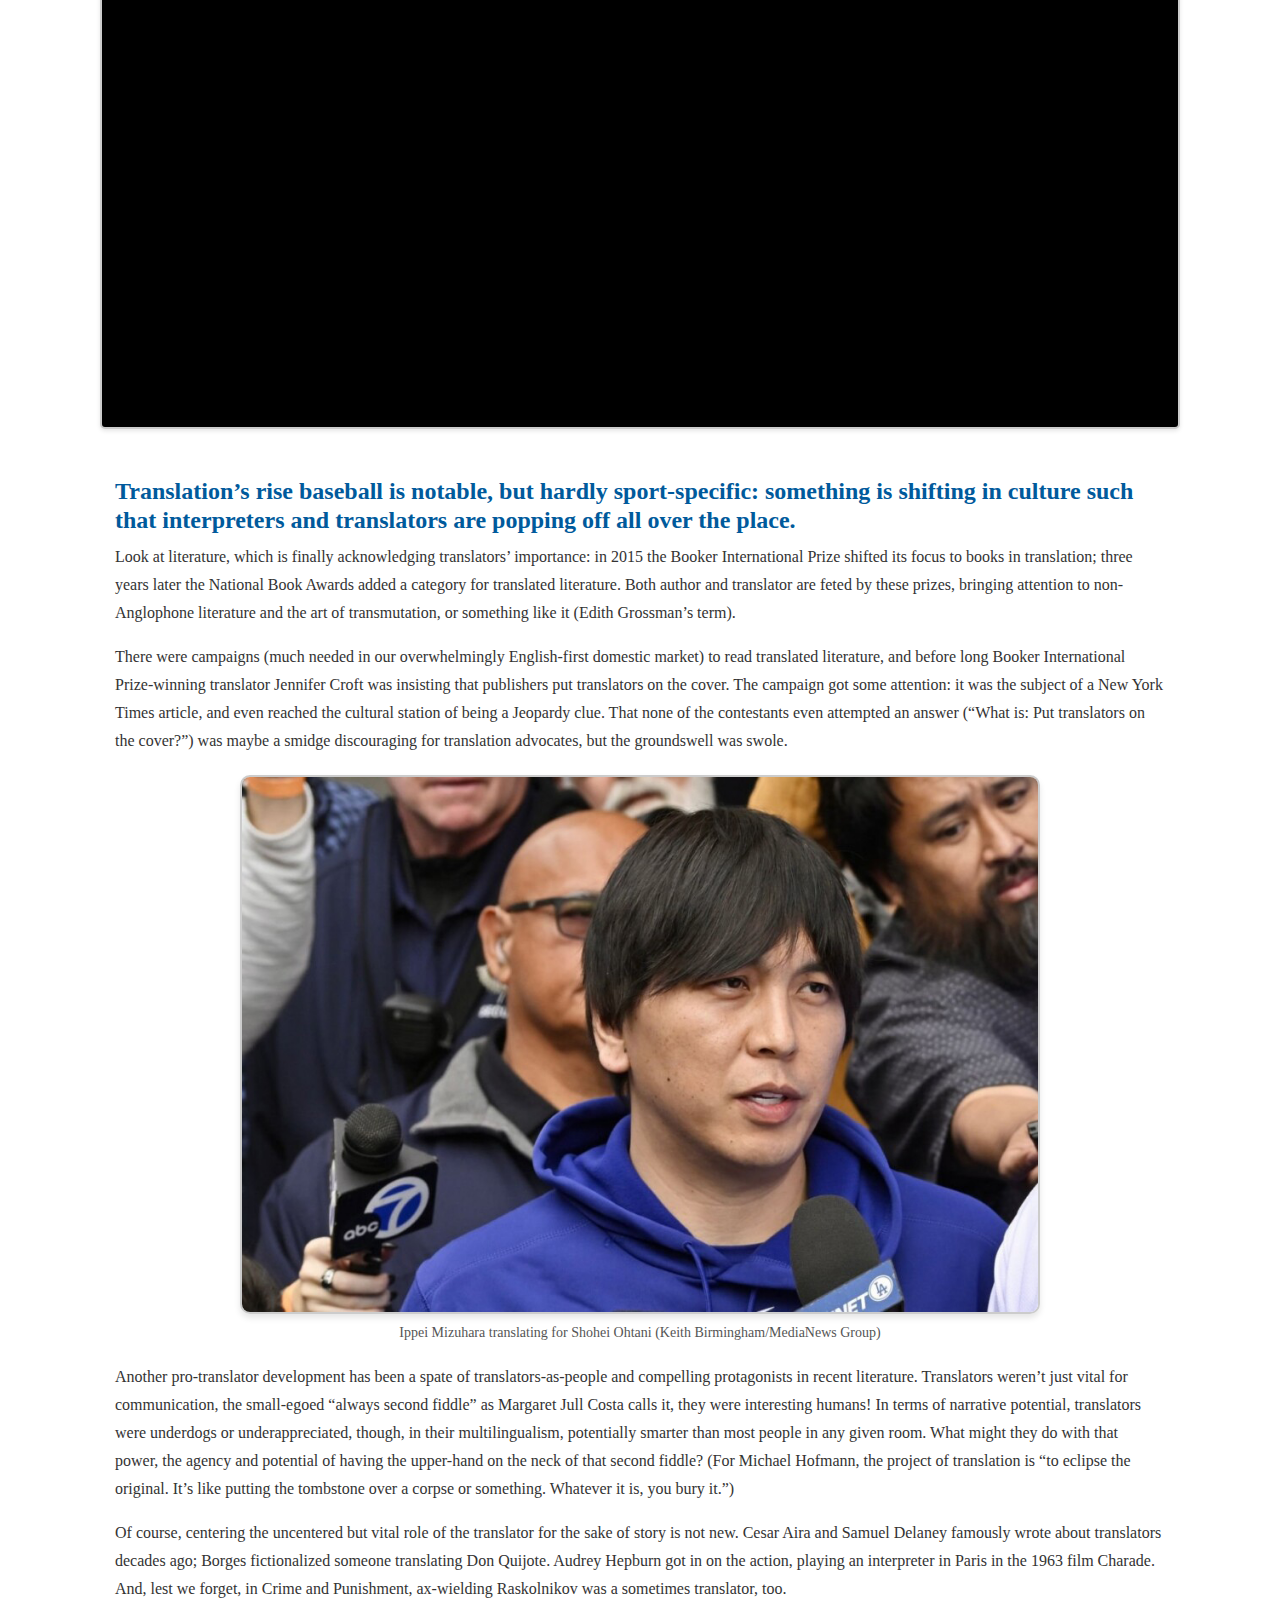
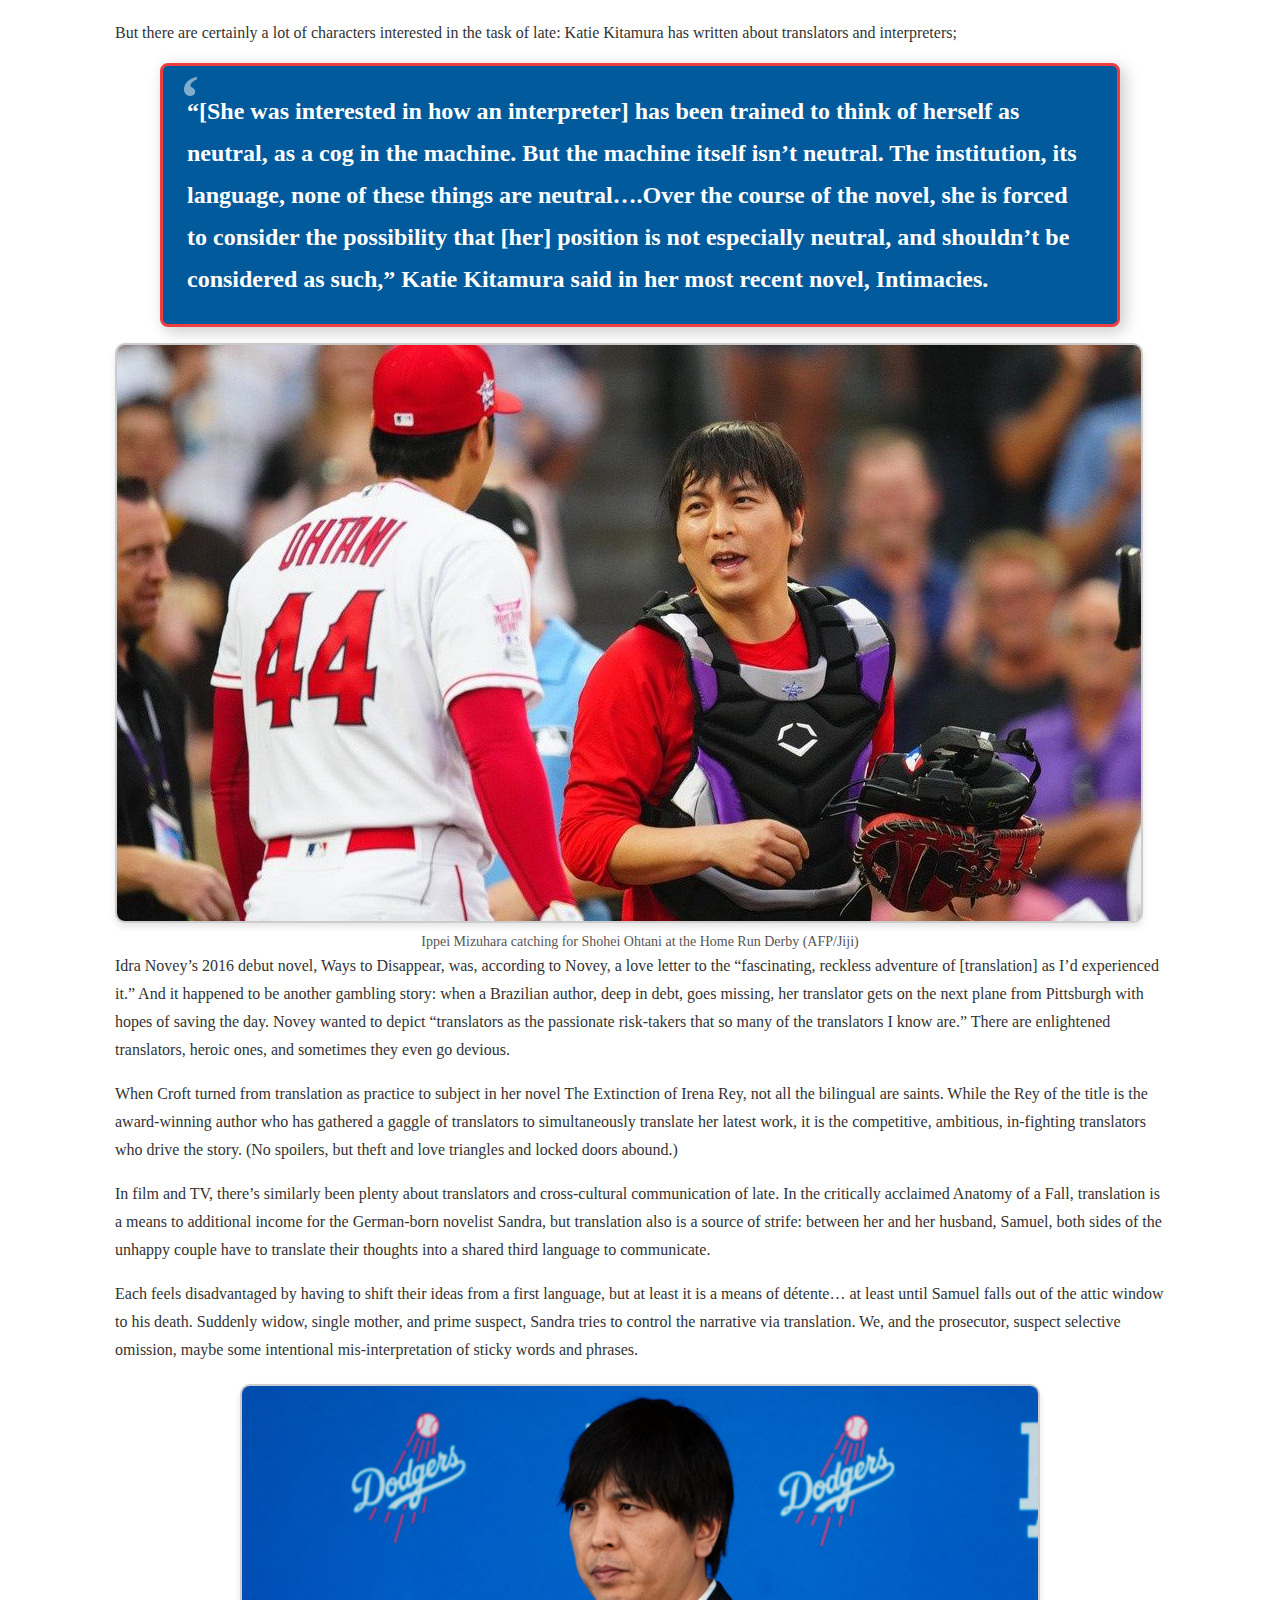
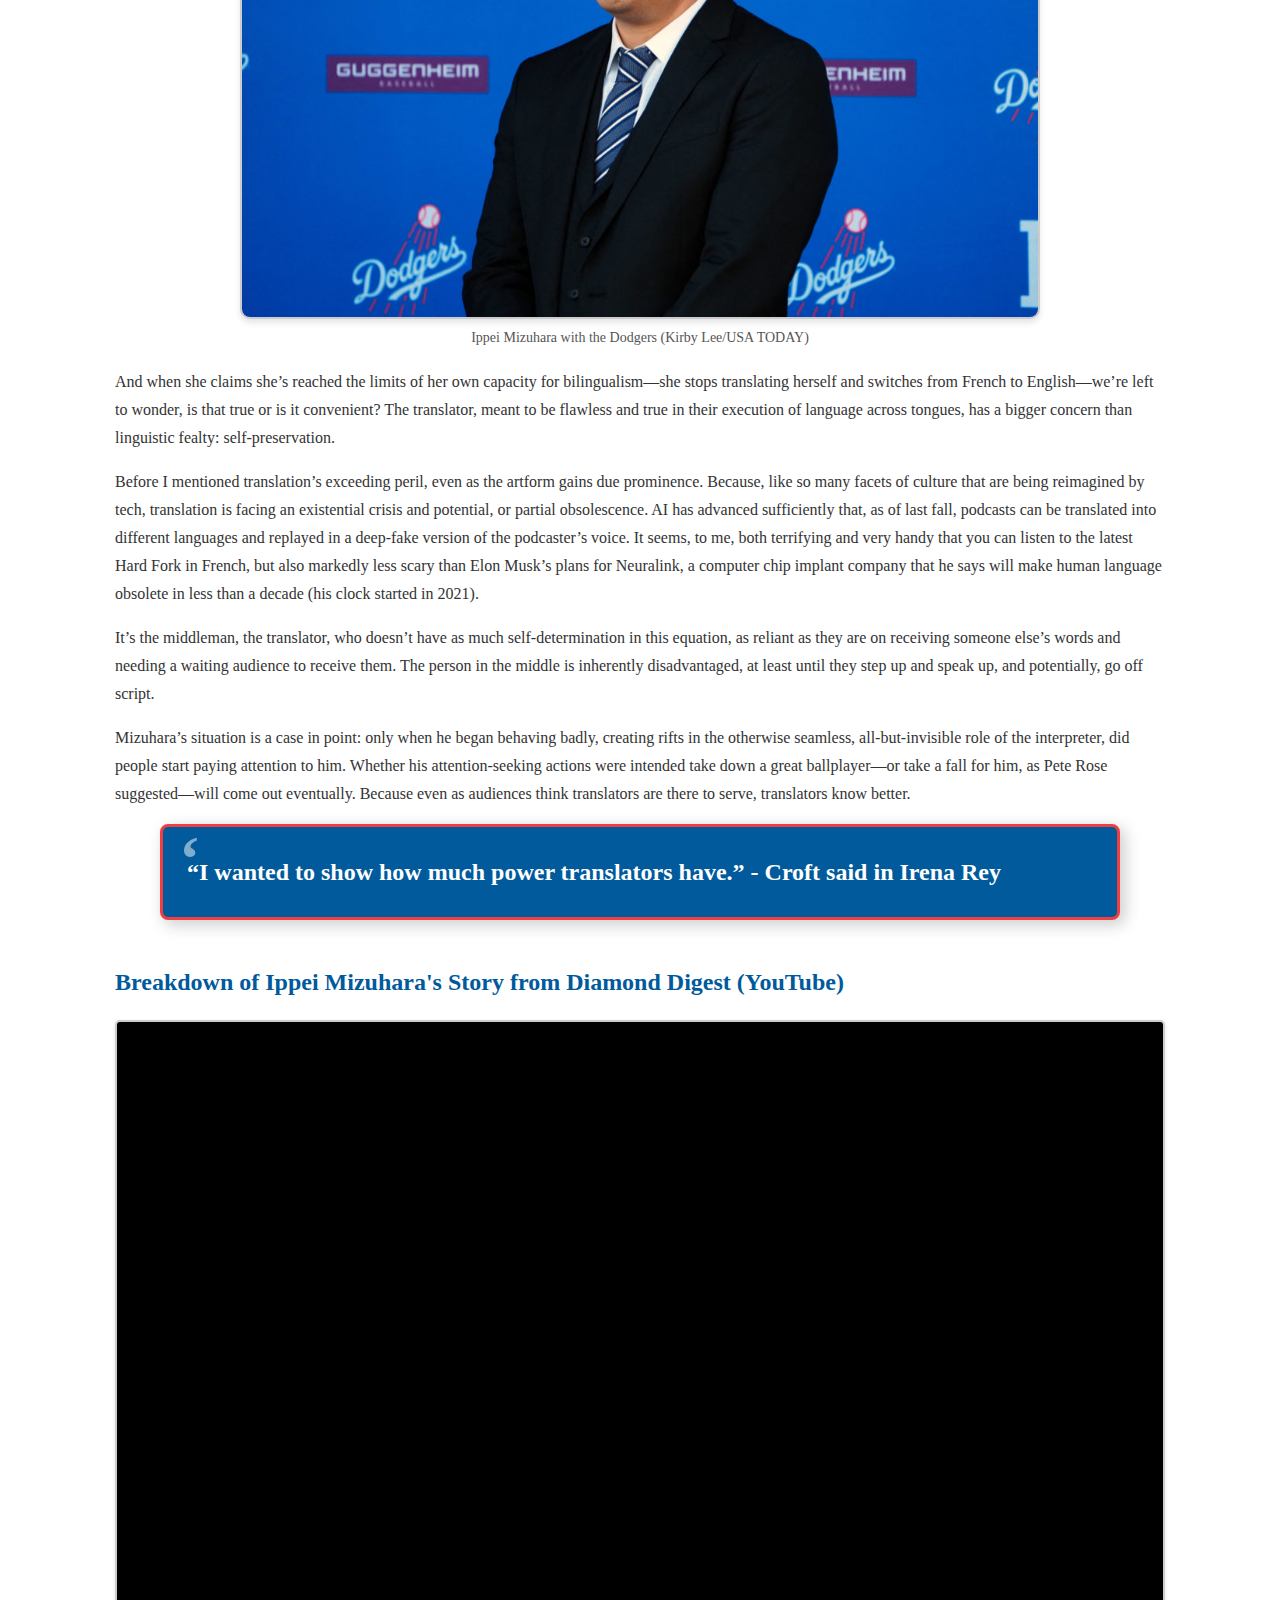
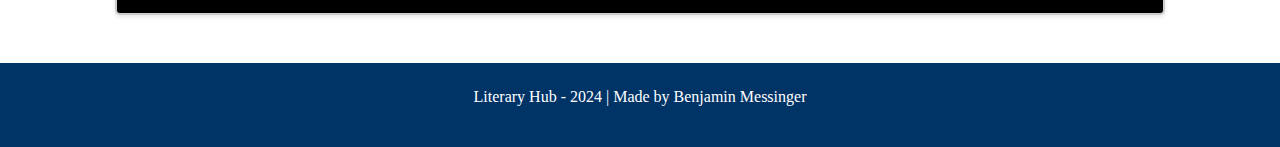
<file: data-viz-project/data-viz-project/index.html>
<!DOCTYPE html>
<html lang="en">
<head>
  <meta charset="UTF-8">
  <meta name="viewport" content="width=device-width, initial-scale=1.0">
  <title>Literary Hub</title>
  <link rel="stylesheet" href="https://stackpath.bootstrapcdn.com/bootstrap/4.5.2/css/bootstrap.min.css">
  <link rel="stylesheet" href="style.css">
</head>
<body>
  <nav class="navbar navbar-expand-lg navbar-light bg-light">
    <button class="navbar-toggler" type="button" data-toggle="collapse" data-target="#navbarNav" aria-controls="navbarNav" aria-expanded="false" aria-label="Toggle navigation">
      <span class="navbar-toggler-icon"></span>
    </button>
    <div class="collapse navbar-collapse" id="navbarSupportedContent">
      <ul class="navbar-nav mr-auto">
          <li class="nav-item active">
              <a class="nav-link" href="#hero">Lost in Translation</a>
          </li>
          <li class="nav-item dropdown">
              <a class="nav-link dropdown-toggle" href="#" id="navbarDropdown" role="button" data-toggle="dropdown" aria-haspopup="true" aria-expanded="false">
                  Sections
              </a>
              <div class="dropdown-menu" aria-labelledby="navbarDropdown">
                  <a class="dropdown-item" href="#section1">Who is telling—and translating—the truth?</a>
                  <a class="dropdown-item" href="#section2">Translation’s rise baseball is notable, but hardly sport-specific: something is shifting in culture such that interpreters and translators are popping off all over the place.</a>
              </div>
          </li>
      </ul>
  </div>
    <div class="collapse navbar-collapse" id="navbarNav">
      <ul class="navbar-nav mr-auto">
        <li class="nav-item active">
          <a class="nav-link" href="https://lithub.com/">Home<span class="sr-only">(current)</span></a>
        </li>
        <li class="nav-item">
          <a class="nav-link" href="https://lithub.com/about-literary-hub/">About</a>
        </li>
        <li class="nav-item dropdown">
          <a class="nav-link dropdown-toggle" href="#" id="dropdownMenuLink" role="button" data-toggle="dropdown" aria-haspopup="true" aria-expanded="false">
            Shohei Ohtani
          </a>
          <div class="dropdown-menu" aria-labelledby="dropdownMenuLink">
            <a class="dropdown-item" href="https://www.mlb.com/player/shohei-ohtani-660271">MLB.com</a>
            <a class="dropdown-item" href="https://www.instagram.com/shoheiohtani/?hl=en">Instagram</a>
            <a class="dropdown-item" href="https://x.com/Dodgers">Dodgers Twitter</a>
          </div>
        </li>
        <li class="nav-item">
          <a class="nav-link" href="https://www.mlb.com/news/ippei-mizuhara-guilty-plea">More on Ippei Mizuhara</a>
        </li>
      </ul>
    </div>
  </nav>


  <div class="masthead-container">
    <img src="dodgers-stadium-masthead.jpg" alt="Dodgers Stadium Masthead" class="masthead-image">
    <h1 class="masthead-title">Literary Hub</h1>
</div>
<div class="hero-container" id="hero">
    <img src="hero-image.jpg" alt="Hero Image" class="hero-image">
    <figcaption class="hero-caption">
      Shohei Ohtani and his former translator, Ippei Mizuhara with the Dodgers (Lee Jin-man/AP)
  </figcaption>
</div>

  
<div class="container mt-5">
      
      <section>

        <h1>The All-But-Invisible Role of Interpreters, in Literature and in Baseball</h1>

        <p><first-letter>T</first-letter>here’s an eight-second clip of former baseball superstar Pete Rose making the rounds. He’s out somewhere, maybe a casino in Vegas, where the eighty-two year old now lives, and he looks out from under his ballcap to declare:</p>
        
        <blockquote>“Well, back in the 70s and 80s I wish I’d had an interpreter. I’d be scot-free.” - Pete Rose</blockquote>

        <p>He’s referring to the gambling scandal that exploded last month around Japanese two-way phenom Shohei Ohtani, suggesting the slugger/ace was placing illegal bets with a bookie in California. And that, because he “had an interpreter”—his longtime friend and wingman, Ippei Mizuhara—he was able to wriggle off the hook.</p>
        <p>Baseball has set down several bright lines around gambling; to keep the sport away from nefarious characters and organized crime: no bookies or other illegal gambling. (This seems largely moot now that people in 38 states can make bets on their phones and MLB has a contract with FanDuel, but Mizuhara managed to place bets in California, where gambling is still banned.) After the catastrophe of the 1919 Black Sox scandal, clear boundaries were set around betting on baseball. A bet on any game—minor league, college softball, maybe even little league?—could get you a one-year suspension. Your own games? You were banned for life.</p><iframe title="Number of Athletes and Employees Disciplined for Gambling Violations Since the Legalization of Sports Gambling" aria-label="Column Chart" id="datawrapper-chart-7Kznm" src="https://datawrapper.dwcdn.net/7Kznm/2/" scrolling="no" frameborder="0" style="width: 0; min-width: 100% !important; border: none;" height="510" data-external="1" name="datawrapper-chart-7Kznm"></iframe>
        
        <p>Rose, a lifetime gambler and longtime scofflaw of the associating-with-illegal-bookies part of the rulebook, was found to have bet on his own Cincinnati Reds late in his career. For the illegal gambling part he was sent to jail (five months for two counts of filing false income tax returns); for betting on his team, MLB banned him for life.</p>
        <iframe title="Where is Sports Gambling Legal?" aria-label="Map" id="datawrapper-chart-zz4xb" src="https://datawrapper.dwcdn.net/zz4xb/1/" scrolling="no" frameborder="0" style="width: 100%; min-width: 100% !important; border: none;" height="700" data-external="1"></iframe>
        <iframe title="What Age is Sports Gambling Legal in Each State?" aria-label="Map" id="datawrapper-chart-HdkUs" src="https://datawrapper.dwcdn.net/HdkUs/1/" scrolling="no" frameborder="0" style="width: 100%; min-width: 100% !important; border: none;" height="700" data-external="1"></iframe>
        
        <p>While he didn’t have much left in the tank in terms of professional play (at that point he was a player-coach in his forties), he also was banned from consideration for election to the Baseball Hall of Fame. It’s hard enough to get into the Hall—it requires 75 percent of voting sportswriters from Baseball Writers’ Association of America to give you the thumbs up—but he was banned from even appearing on the ballot. Rose has spent the last thirty-some years trying to get that decision reversed.</p>
        <p>The dimensions of the Ohtani scandal are being sorted—MLB and the feds have tight-lipped investigations underway—but the basics are that his personal interpreter Ippei Mizuhara managed to rack up a purported $4.5 million of gambling debt with an illegal sports bookie in California, and Ohtani made a wire transfer to that man to cover the losses. The complicated, potentially damning situation was made more slippery as the particulars changed again and again: At first Mizuhara said Ohtani had willingly paid off his debts with the transfer; it was a friend helping a friend situation (and Ohtani did not trust Mizuhara, who claimed he bet on soccer, the NBA, NFL, and college basketball, but never baseball, to handle the money himself).</p>
        <p>Within hours, the story changed; Mizuhara recanted the helping-hand narrative and said Ohtani didn’t know about the bets; he just sent money from his account. Then Ohtani’s people said he didn’t know about the transfer; what Mizuhara had done was major theft. The sports world got dizzy trying to keep it all straight; it wasn’t helping anything that Ohtani couldn’t answer the English-language press directly.</p>
        <section>
          <iframe title="Projected trends of Mizuhara's gambling" aria-label="Table" id="datawrapper-chart-QrCmc" src="https://datawrapper.dwcdn.net/QrCmc/2/" scrolling="no" frameborder="0" style="width: 100%; min-width: 100% !important; border: none;" height="1100" data-external="1" name="datawrapper-chart-QrCmc"></iframe>
          <p>Was it deception or outright theft or was Mizuhara taking the fall for a player too big to fail? Did Ohtani commit a crime or was his trespass being disorganized with his accounts (he has a $700 million contract with the Dodgers, after all; maybe low-seven figures felt like a drop in the bucket?) or was he only guilty of being too trusting of his long-time translator and friend?</p>
          <p>In rooms where nearly no one could do what Mizuhara did—understand both sides of the conversation—the fealty and potential consequence of his interpretation of the situation (and everything else) was quickly thrown into doubt. Had he fully conveyed what Ohtani said on other occasions? Was he giving Ohtani complete information when he translated English information into Japanese? Who is telling—and translating—the truth? (Mizuhara claims he never misled Ohtani with interpreting… just stole a lot of cash.)</p>
        </section>
        <figure>
          <img src="Ippei2.jpg" z="" alt="Ippei2">
          <figcaption>
            Ippei Mizuhara and Shohei Ohtani at Dodgers Spring Training (Darryl Webb / AP)
          </figcaption>
        </figure>
        <div class="container" id="section1">

        <h2>Who is telling—and translating—the truth?</h2>
        <p>There’s a telling account of the Dodgers team meeting that took place—in English—just after the Mizuhara news broke. Ohtani was without a translator but could, he later said, sense something was wrong—even via general vibes he received a more accurate version of events than what he’d been getting from Mizuhara.</p>
        <p>And it took little time for Dodgers manager Dave Roberts to start throwing shade in the interpreter’s direction; he called Mizuhara, who was known to not only translate for Ohtani but also carry his backpack and water bottle, a “buffer,” and not in a good way: he was physically and linguistically standing between the Dodgers and their new, most valuable asset. Could it be that Mizuhara was acting as protector and quietly wrecking him, all at once?</p>
        <p>Mizuhara’s sudden import was certainly a change of circumstance for interpreters in the MLB. Consider, for a moment, the history of interpreters in the sport. It was only a decade ago, largely because of the arrival of another Japanese pitching phenom, Yu Darvish, that MLB changed the rules so that interpreters were allowed not just at press conferences and in the clubhouse, but to join for mound visits.</p>
        <figure>
          <img src="Ippei3.jpg" z="" alt="Ippei3">
          <figcaption>
            Ippei Mizuhara and Shohei Ohtani at with the Angels (Alex Gallardo /AP)
          </figcaption>
        </figure>
        <p>While it seems obvious and vital that communication be clear in these critical midgame moments—pitchers get mound visits when they’re flagging or otherwise have fucked up and need to talk strategy—for decades foreign-born players made do without. This has something to do with shifting demographics of foreign-born athletes: historically, Spanish-speaking players came to the league as underpaid teens and worked their way up, whereas many of the recent big-name Japanese players transferred into the league after they were already stars at home.</p>
        <p>Keith O’Brien talks about this briefly in his new Pete Rose biography, Charlie Hustle (and how convenient that, at the same moment that MLB has to take a hard look at how they enforce their gambling rules, a fairly celebratory portrait of the league’s greatest hitter/worst gambler comes out). Rose came up through the Reds farm system with Cuban-born Tony Perez. During that first minor-league season in Geneva, New York, according to O’Brien, only one of the future All-Star infielders was advocating for himself… because only Rose could communicate.</p>
        <p>In Perez’s Hall of Fame webpage (he was inducted in 2000), he speaks of the language barrier during his first season: “I ate chicken for a week one time…. It was the only word I knew—chicken, chicken, chicken.” He certainly didn’t have the convenience of a bilingual valet and body man. (There’s an essay to be written about inequitable distribution of resources among international players; I’ll save that for another day, but share one telling datapoint: it was only in 2016 that MLB required every team have a year-round translator for their Spanish-speaking athletes.)</p>
        <p>Clearly we’ve reached a new standing for translation in baseball. Needs that had been discounted for decades are now considered required infrastructure; the fate of a generational talent is tied up with the (mis)performance of his translator. Everyone wants to hear from the interpreter—if only they could find him (no one in the press has seen Mizuhara since he was fired in South Korea on March 20).</p>
        <section id="video" class="my-5">
          <h2 class="mb-4">Shohei Ohtani Addresses Translator Allegations at Press Conference</h2>
          <div class="video-container">
            <iframe 
              src="https://www.youtube.com/embed/hguRFZskkpg" 
              title="YouTube video player" 
              frameborder="0" 
              allow="accelerometer; autoplay; clipboard-write; encrypted-media; gyroscope; picture-in-picture" 
              allowfullscreen>
            </iframe>
          </div>
        </section>
        
        <div class="container" id="section2">

        <h2>Translation’s rise baseball is notable, but hardly sport-specific: something is shifting in culture such that interpreters and translators are popping off all over the place.</h2>
        <p>Look at literature, which is finally acknowledging translators’ importance: in 2015 the Booker International Prize shifted its focus to books in translation; three years later the National Book Awards added a category for translated literature. Both author and translator are feted by these prizes, bringing attention to non-Anglophone literature and the art of transmutation, or something like it (Edith Grossman’s term).</p>
        <p>There were campaigns (much needed in our overwhelmingly English-first domestic market) to read translated literature, and before long Booker International Prize-winning translator Jennifer Croft was insisting that publishers put translators on the cover. The campaign got some attention: it was the subject of a New York Times article, and even reached the cultural station of being a Jeopardy clue. That none of the contestants even attempted an answer (“What is: Put translators on the cover?”) was maybe a smidge discouraging for translation advocates, but the groundswell was swole.</p>
        <figure>
          <img src="Ippei6.jpg" z="" alt="Ippei6">
          <figcaption>
            Ippei Mizuhara translating for Shohei Ohtani (Keith Birmingham/MediaNews Group)
          </figcaption>
        </figure>
        <p>Another pro-translator development has been a spate of translators-as-people and compelling protagonists in recent literature. Translators weren’t just vital for communication, the small-egoed “always second fiddle” as Margaret Jull Costa calls it, they were interesting humans! In terms of narrative potential, translators were underdogs or underappreciated, though, in their multilingualism, potentially smarter than most people in any given room. What might they do with that power, the agency and potential of having the upper-hand on the neck of that second fiddle? (For Michael Hofmann, the project of translation is “to eclipse the original. It’s like putting the tombstone over a corpse or something. Whatever it is, you bury it.”)</p>
        <p>Of course, centering the uncentered but vital role of the translator for the sake of story is not new. Cesar Aira and Samuel Delaney famously wrote about translators decades ago; Borges fictionalized someone translating Don Quijote. Audrey Hepburn got in on the action, playing an interpreter in Paris in the 1963 film Charade. And, lest we forget, in Crime and Punishment, ax-wielding Raskolnikov was a sometimes translator, too.</p>
        <p>But there are certainly a lot of characters interested in the task of late: Katie Kitamura has written about translators and interpreters;</p>
        <blockquote>
          “[She was interested in how an interpreter] has been trained to think of herself as neutral, as a cog in the machine. But the machine itself isn’t neutral. The institution, its language, none of these things are neutral….Over the course of the novel, she is forced to consider the possibility that [her] position is not especially neutral, and shouldn’t be considered as such,” Katie Kitamura said in her most recent novel, Intimacies.
        </blockquote><img src="Ippei5.jpg" z="" alt="Ippei5">
        <figcaption>
          Ippei Mizuhara catching for Shohei Ohtani at the Home Run Derby (AFP/Jiji)
        </figcaption>
        <p>Idra Novey’s 2016 debut novel, Ways to Disappear, was, according to Novey, a love letter to the “fascinating, reckless adventure of [translation] as I’d experienced it.” And it happened to be another gambling story: when a Brazilian author, deep in debt, goes missing, her translator gets on the next plane from Pittsburgh with hopes of saving the day. Novey wanted to depict “translators as the passionate risk-takers that so many of the translators I know are.” There are enlightened translators, heroic ones, and sometimes they even go devious.</p>
        <p>When Croft turned from translation as practice to subject in her novel The Extinction of Irena Rey, not all the bilingual are saints. While the Rey of the title is the award-winning author who has gathered a gaggle of translators to simultaneously translate her latest work, it is the competitive, ambitious, in-fighting translators who drive the story. (No spoilers, but theft and love triangles and locked doors abound.)</p>
        <p>In film and TV, there’s similarly been plenty about translators and cross-cultural communication of late. In the critically acclaimed Anatomy of a Fall, translation is a means to additional income for the German-born novelist Sandra, but translation also is a source of strife: between her and her husband, Samuel, both sides of the unhappy couple have to translate their thoughts into a shared third language to communicate.</p>
        <p>Each feels disadvantaged by having to shift their ideas from a first language, but at least it is a means of détente… at least until Samuel falls out of the attic window to his death. Suddenly widow, single mother, and prime suspect, Sandra tries to control the narrative via translation. We, and the prosecutor, suspect selective omission, maybe some intentional mis-interpretation of sticky words and phrases.</p>
        <figure>
          <img src="Ippei4.jpg" z="" alt="Ippei4">
          <figcaption>
            Ippei Mizuhara with the Dodgers (Kirby Lee/USA TODAY)
          </figcaption>
        </figure>

        <p>And when she claims she’s reached the limits of her own capacity for bilingualism—she stops translating herself and switches from French to English—we’re left to wonder, is that true or is it convenient? The translator, meant to be flawless and true in their execution of language across tongues, has a bigger concern than linguistic fealty: self-preservation.</p>
        <p>Before I mentioned translation’s exceeding peril, even as the artform gains due prominence. Because, like so many facets of culture that are being reimagined by tech, translation is facing an existential crisis and potential, or partial obsolescence. AI has advanced sufficiently that, as of last fall, podcasts can be translated into different languages and replayed in a deep-fake version of the podcaster’s voice. It seems, to me, both terrifying and very handy that you can listen to the latest Hard Fork in French, but also markedly less scary than Elon Musk’s plans for Neuralink, a computer chip implant company that he says will make human language obsolete in less than a decade (his clock started in 2021).</p>
        <p>It’s the middleman, the translator, who doesn’t have as much self-determination in this equation, as reliant as they are on receiving someone else’s words and needing a waiting audience to receive them. The person in the middle is inherently disadvantaged, at least until they step up and speak up, and potentially, go off script.</p>
        <p>Mizuhara’s situation is a case in point: only when he began behaving badly, creating rifts in the otherwise seamless, all-but-invisible role of the interpreter, did people start paying attention to him. Whether his attention-seeking actions were intended take down a great ballplayer—or take a fall for him, as Pete Rose suggested—will come out eventually. Because even as audiences think translators are there to serve, translators know better.</p>
        <blockquote>
         “I wanted to show how much power translators have.” - Croft said in Irena Rey
        </blockquote>
        <section id="video" class="my-5">
          <h2 class="mb-4">Breakdown of Ippei Mizuhara's Story from Diamond Digest (YouTube)</h2>
          <div class="video-container">
            <iframe 
              src="https://www.youtube.com/embed/YSL_ml__Zio" 
              title="Breakdown of Ippei Mizuhara's Story" 
              frameborder="0" 
              allow="accelerometer; autoplay; clipboard-write; encrypted-media; gyroscope; picture-in-picture" 
              allowfullscreen>
            </iframe>
          </div>
        </section>
      </section>
    </div>
  </div>
  <footer class="mt-5">
    <p>Literary Hub - 2024 | Made by Benjamin Messinger</p>
  </footer>

  <script src="https://code.jquery.com/jquery-3.5.1.slim.min.js"></script>
  <script src="https://cdn.jsdelivr.net/npm/bootstrap@4.5.2/dist/js/bootstrap.bundle.min.js"></script>
</body>
</html>
</file>
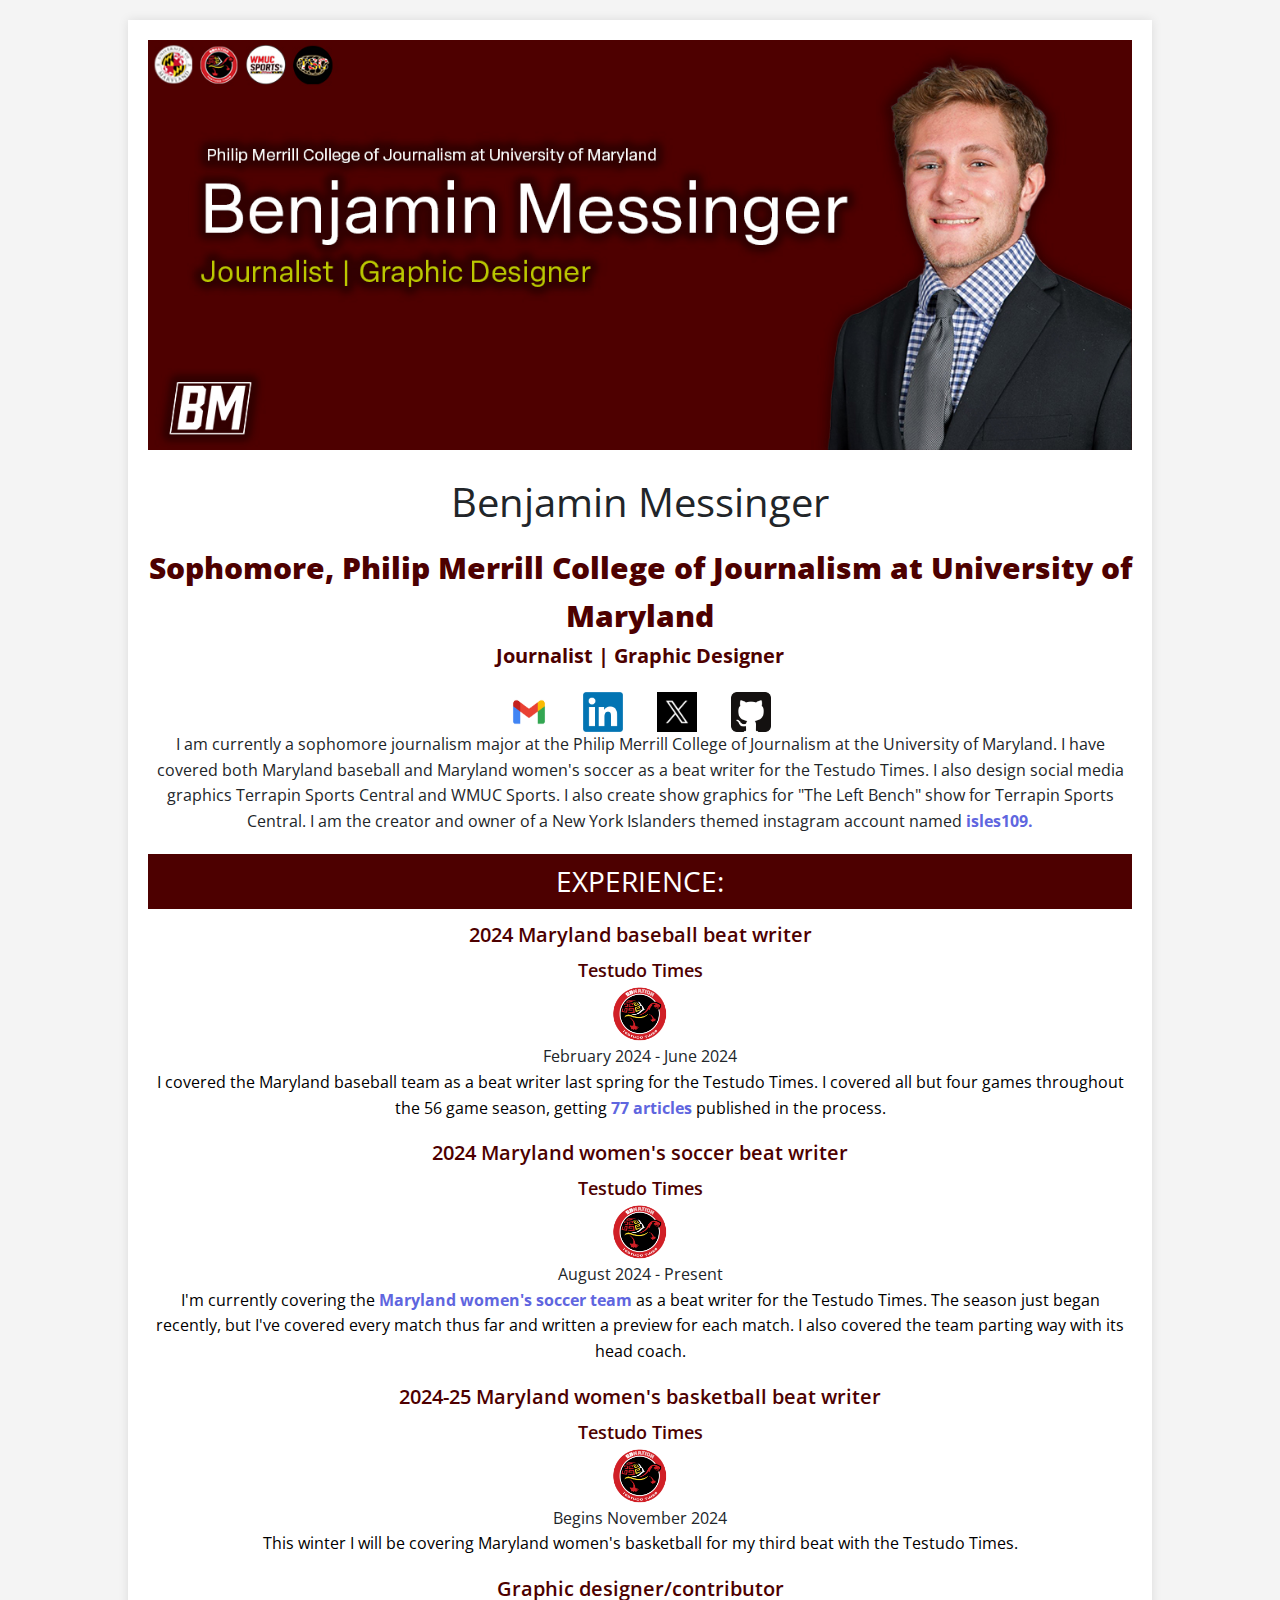
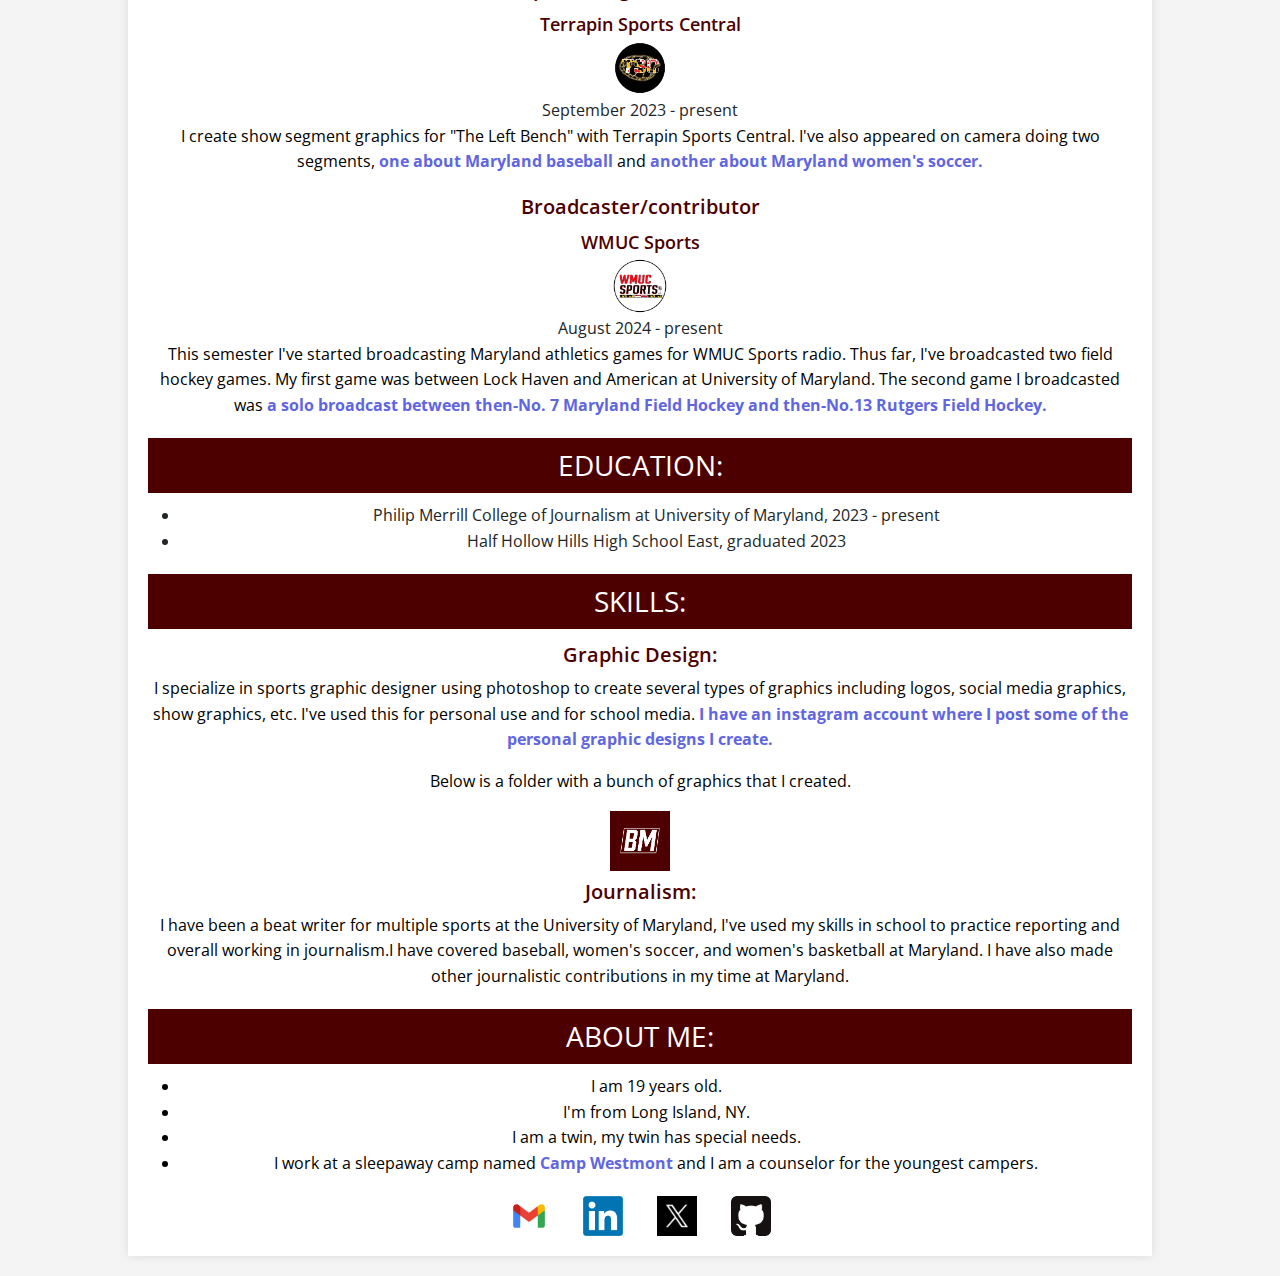
<file: resume-project/ben-messinger-resume.html>
<!DOCTYPE html>
<html lang="en">

<head>
    <meta charset="UTF-8">
    <meta name="viewport" content="width=device-width, initial-scale=1.0">
    <title>Ben Messinger's Resume</title>
    <link href="https://cdn.jsdelivr.net/npm/bootstrap@5.3.0/dist/css/bootstrap.min.css" rel="stylesheet">
    <link rel="stylesheet" type="text/css" href="style.css">
    <link href="https://fonts.googleapis.com/css2?family=Open+Sans:ital,wght@0,700;1,700&display=swap" rel="stylesheet">
</head>
<body>

<!--I built this myself-->
<div id="container">
    <header>
        <img src="resumeheader.jpg" alt="Header Image" width="100%">
        <div id="name">Benjamin Messinger</div>
        <p><strong>Sophomore, Philip Merrill College of Journalism at University of Maryland</strong><br>
     Journalist | Graphic Designer</p>
  </header>
        <div id="social-links">
            <a href="mailto:bmessing@terpmail.umd.edu" target="_blank">
                <img src="gmail.jpg" alt="Email" width="40px">
            </a> 
            <a href="https://www.linkedin.com/in/ben-messinger-1b5b31300/" target="_blank">
                <img src="linkedin.png" alt="LinkedIn" width="40px">
            </a>
            <a href="https://x.com/benmessi_" target="_blank">
                <img src="x.jpg" alt="X (formerly Twitter)" width="40px">
            </a>
            <a href="https://github.com/benmessinger1" target="_blank">
                <img src="github.png" alt="GitHub" width="40px">
            </a>
        </div>
<p>
    
    I am currently a sophomore journalism major at the Philip Merrill College of Journalism at the University of Maryland. 
    I have covered both Maryland baseball and Maryland women's soccer as a beat writer for the Testudo Times. I also 
    design social media graphics Terrapin Sports Central and WMUC Sports. I also create show graphics for "The Left Bench"
    show for Terrapin Sports Central. I am the creator and owner of a New York Islanders themed instagram account named <a href="https://www.instagram.com/isles109/" class="styled-link">isles109.</a></p>

    <div class="sectionheader">Experience:</div>
    <div id="jobtitle">2024 Maryland baseball beat writer</div>
    <div id="organization">Testudo Times</div>
    <div id="media-links">
        <a href="https://www.testudotimes.com/" target="_blank">
            <img src="testudotimes.png" alt="Testudo Times" width="40px">
        </a>
    </div>
   <div id="date">February 2024 - June 2024</div>
    <div id="description">
    <p>I covered the Maryland baseball team as a beat writer last spring for the Testudo Times. I covered all but four games throughout the 56 game season, getting <a href="https://docs.google.com/document/d/1kI-Vc3die1zQKWmcbNN_6JO-p8HwnnTEk84swqEr6x0/edit?usp=sharing" class="styled-link">77 articles</a> published in the process.</p></div>
    
    <div id="jobtitle">2024 Maryland women's soccer beat writer</div>
    <div id="organization">Testudo Times</div>
    <div id="media-links">
        <a href="https://www.testudotimes.com/" target="_blank">
            <img src="testudotimes.png" alt="Testudo Times" width="40px">
        </a>
    </div>
    <div id="date">August 2024 - Present</div>
    <div id="description">
    <p>I'm currently covering the <a href="https://docs.google.com/document/d/1WhTWjuckln6pGnobe1NKuyigBUd-uS6JAwkfGbcmZcc/edit?usp=sharing" class="styled-link">Maryland women's soccer team</a> as a beat writer for the Testudo Times. 
    The season just began recently, but I've covered every match thus far and written a preview for each match. I also covered the team parting way with its head coach.</p> </div>

    <div id="jobtitle">2024-25 Maryland women's basketball beat writer</div>
    <div id="organization">Testudo Times</div>
    <div id="media-links">
        <a href="https://www.testudotimes.com/" target="_blank">
            <img src="testudotimes.png" alt="Testudo Times" width="40px">
        </a>
    </div>
    <div id="date">Begins November 2024</div>
    <div id="description">
    <p>This winter I will be covering Maryland women's basketball for my third beat with the Testudo Times.</p> </div>
    
    <div id="jobtitle">Graphic designer/contributor</div>
    <div id="organization">Terrapin Sports Central</div>
    <div id="media-links">
        <a href="https://www.youtube.com/@terrapinsportscentral9969" target="_blank">
            <img src="tsc.png" alt="TSC" width="40px">
        </a>
    </div>
    <div id="date">September 2023 - present</h5>
        <div id="description"> <p>I create show segment graphics for "The Left Bench" with Terrapin Sports Central. I've also appeared on camera doing two segments, <a href="https://x.com/TerpsCentral/status/1778834213489238093" class="styled-link">one about Maryland baseball</a> and <a href="https://www.linkedin.com/feed/update/urn:li:activity:7250962925647970304/" class="styled-link">another about Maryland women's soccer.</a></p> </div>

        <div id="jobtitle">Broadcaster/contributor</div>
    <div id="organization">WMUC Sports</div>
    <div id="media-links">
        <a href="https://wmucsports1.mixlr.com/recordings/2557885" target="_blank">
            <img src="wmucsports.PNG" alt="wmucsports" width="40px">
        </a>
    </div>
    <div id="date">August 2024 - present</h5>
        <div id="description"> <p>This semester I've started broadcasting Maryland athletics games for WMUC Sports radio. Thus far, I've broadcasted two field hockey games. My first game was between Lock Haven and American at University of Maryland. The second game I broadcasted was <a href="https://wmucsports1.mixlr.com/recordings/2557885" class="styled-link"> a solo broadcast between then-No. 7 Maryland Field Hockey and then-No.13 Rutgers Field Hockey.</a> </p> </div>
    
    <div class="sectionheader">Education:</div>
    <ul>
    <li>Philip Merrill College of Journalism at University of Maryland, 2023 - present</li>
    <li>Half Hollow Hills High School East, graduated 2023</li>
</ul>
    <div class="sectionheader">Skills:</div>
    
    <div id="jobtitle">Graphic Design:</div> 
    <div id="description"> <p>I specialize in sports graphic designer using photoshop to create several types of graphics including logos, social media graphics, show graphics, etc. I've used this for personal use and for school media. <a href="https://www.instagram.com/109gfx/?locale=en_CA" class="styled-link">I have an instagram account where I post some of the personal graphic designs I create.</a></p> 
    <p>Below is a folder with a bunch of graphics that I created. </p></div>
    <div id="media-links">
        <a href="https://drive.google.com/drive/folders/1-aWUyxN684CqGALpSR6sbP_YEwChqkMm?usp=sharing" target="_blank">
            <img src="bm logo.jpg" alt="bm logo" width="40px">
        </a>
    </div>
    <div id="jobtitle">Journalism:</div> 
    <div id="description"><p>I have been a beat writer for multiple sports at the University of Maryland, I've used my skills in school to practice reporting and overall working in journalism.I have covered baseball, women's soccer, and women's basketball at Maryland. I have also made other journalistic contributions in my time at Maryland.</p></div> 
    <div class="sectionheader">About Me:</div>
    <div id="description">
        <ul>
            <li>I am 19 years old.</li>
            <li>I'm from Long Island, NY.</li>
            <li>I am a twin, my twin has special needs.</li>
        <li>I work at a sleepaway camp named <a href="https://www.campwestmont.com/" class="styled-link">Camp Westmont</a> and I am a counselor for the youngest campers.</li></ul></div> 

        <footer class="text-center">
            <div id="social-links">
                <a href="mailto:bmessing@terpmail.umd.edu" target="_blank">
                    <img src="gmail.jpg" alt="Email" width="40px">
                </a>
                <a href="https://www.linkedin.com/in/ben-messinger-1b5b31300/" target="_blank">
                    <img src="linkedin.png" alt="LinkedIn" width="40px">
                </a>
                <a href="https://x.com/benmessi_" target="_blank">
                    <img src="x.jpg" alt="X (formerly Twitter)" width="40px">
                </a>
                <a href="https://github.com/benmessinger1" target="_blank">
                    <img src="github.png" alt="GitHub" width="40px">
                </a>
            </div>
        </footer>

<script src="https://cdn.jsdelivr.net/npm/bootstrap@5.3.0/dist/js/bootstrap.bundle.min.js"></script>

</body>


</html>
</file>
<file: data-viz-project/style.css>
/* Base Styles */
body {
    font-family: 'Georgia', serif;
    line-height: 1.75;
    margin: 0;
    padding: 0;
    background-color: #ffffff;
    color: #333;
}

/* Header Styles */
header {
    background-color: #003366;
    color: #ffffff;
    padding: 20px 0;
    text-align: center;
    box-shadow: 0 2px 5px rgba(0, 0, 0, 0.3);
}

/* Masthead Section */
.masthead-container {
    position: relative;
    width: 100%; /* Full width */
    overflow: hidden; /* Ensure no overflow */
}

.masthead-image {
    width: 100%; /* Ensures the image spans the full width */
    height: auto; /* Maintains aspect ratio */
    object-fit: cover; /* Scales without distortion */
}

.masthead-title {
    position: absolute;
    top: 50%; /* Center vertically */
    left: 50%; /* Center horizontally */
    transform: translate(-50%, -50%); /* Adjust for proper centering */
    font-family: "Bodoni 72 Oldstyle", serif; /* Apply the requested font */
    font-size: 4rem; /* Large text for visibility */
    color: white; /* Contrasts with the background */
    text-shadow: 2px 2px 5px rgba(0, 0, 0, 0.7); /* Adds a shadow for readability */
    z-index: 2; /* Ensures it is above the image */
}

/* Hero Section */
.hero-container {
    position: relative;
    min-height: 60vh; /* Ensures the hero section covers at least 160% of the viewport height */
    display: flex;
    flex-direction: column; /* Stack the image and caption */
    align-items: center;
    justify-content: flex-end; /* Aligns caption below the image */
    overflow: hidden;
    padding: 0.05rem;
}

.hero-image {
    width: 100%; /* Ensures the image spans the full width */
    height: auto; /* Maintains aspect ratio */
    object-fit: cover; /* Ensures the image fills the container without distortion */
    position: relative;
    z-index: -1; /* Keeps the image behind other content */
}

/* Hero Caption */
.hero-caption {
    font-family: "Georgia", serif; /* Classic font style */
    font-size: 1rem; /* Caption size */
    color: #333; /* Dark text color for readability */
    text-align: center;
    margin-top: 0.5rem; /* Spacing above caption */
    max-width: 800px; /* Limit caption width for readability */
    line-height: 1.5; /* Improve readability */
}


/* Navbar */
nav {
    margin: 10px 0;
    box-shadow: 3px 3px 20px #005A9C;
    background-image: linear-gradient(-45deg, #005A9C, #EF3E42, #A5ACAF);
    animation: myGradient 8s infinite;
}

.navbar-nav {
    display: flex;
    align-items: center;
    padding: 0;
    list-style: none;
}

.nav-item {
    margin: 0 10px;
}

.nav-link {
    font-family: 'Georgia', serif;
    color: #ffffff;
    font-weight: bold;
    text-decoration: none;
    transition: color 0.3s ease;
    border-radius: 20px;
}

.nav-link:hover {
    color: #ffcc00;
    background-color: rgba(255, 255, 255, 0.1);
}

/* Gradient Animation */
@keyframes myGradient {
    0% {
        background-position: 0% 50%;
    }
    50% {
        background-position: 100% 50%;
    }
    100% {
        background-position: 0% 50%;
    }
}

/* Headers */
h1 {
    font-size: 2em;
    font-family: "Bodoni 72 Oldstyle";
    color: rgb(0, 90, 156);
}

h2 {
    font-size: 1.5em;
    font-family: "Bodoni 72 Oldstyle";
    color: rgb(0, 90, 156);
    font-weight: bold;
}

/* Footer Styles */
footer {
    text-align: center;
    padding: 20px 0;
    background-color: #003366;
    color: #ffffff;
}

/* Figures and Images */
figure {
    margin: 20px auto;
    text-align: center;
    max-width: 800px;
}

img {
    max-width: 100%;
    height: auto;
    border: 2px solid #ccc;
    border-radius: 10px;
    box-shadow: 0px 4px 6px rgba(0, 0, 0, 0.1);
    transition: transform 0.3s ease, box-shadow 0.3s ease;
}

img:hover {
    transform: scale(1.05);
    box-shadow: 0 6px 16px rgba(0, 0, 0, 0.25);
}

/* Captions */
figcaption {
    font-family: "Bodoni 72 Oldstyle", serif;
    font-size: 0.875rem;
    color: #555;
    margin-top: 8px;
    text-align: center;
    line-height: 1.5;
}

/* Pull Quotes */
blockquote {
    max-width: 60rem;
    margin: 1rem auto;
    padding: 1.5rem;
    font-size: 1.15rem;
    font-weight: bold;
    font-family: "Bodoni 72 Oldstyle", serif;
    color: #ffffff;
    background: #005A9C;
    border: 3px solid #EF3E42;
    border-radius: 0.5rem;
    box-shadow: 0.3rem 0.3rem 1rem rgba(0, 0, 0, 0.2);
    position: relative;
    padding-left: 2rem;
    padding-right: 2rem;
}

blockquote::before {
    content: open-quote;
    font-size: 4rem;
    color: rgba(255, 255, 255, 0.5);
    position: absolute;
    top: -1.5rem;
    left: 1rem;
    font-family: "Georgia", serif;
}

/* First Letter of Paragraph */
first-letter {
    font-family: "Bodoni 72 Oldstyle";
    color: rgb(255, 40, 40);
    font-size: 4.0rem;
    font-weight: bold;
}

/* Responsive Design */
@media (max-width: 768px) {
    .container {
        padding: 15px;
    }

    .hero-container {
        min-height: 40vh;
    }
}

/* Enhanced Responsiveness */
@media (max-width: 576px) {
    .masthead-title {
        font-size: 1.8rem;
    }

    .hero-container {
        min-height: 50vh;
    }

    .hero-caption {
        font-size: 0.85rem;
    }

    nav .nav-link {
        font-size: 0.9rem;
    }
}

/* Ensure images are responsive */
img {
    max-width: 100%;
    height: auto;
}

/* Fix iframe responsiveness */
iframe {
    width: 100%;
    min-width: unset !important;
    border: none;
}

/* Adjust blockquotes for smaller screens */
blockquote {
    font-size: 1.5rem;
    padding: 1.5rem;
}

/* Accessibility: Improve contrast for nav links */
.nav-link {
    color: #ffff;
    text-decoration-color: 0 1px 2px rgba(255, 255, 255, 0.8);
}
/* Responsive Video */
.video-container {
    position: relative;
    padding-bottom: 56.25%; /* 16:9 Aspect Ratio */
    height: 0;
    overflow: hidden;
    max-width: 100%;
    background: #000; /* Optional: Background color */
    border: 2px solid #ccc;
    border-radius: 5px;
    box-shadow: 0px 2px 4px rgba(0, 0, 0, 0.1);
  }
  
  .video-container iframe {
    position: absolute;
    top: 0;
    left: 0;
    width: 100%;
    height: 100%;
  }
</file>
<file: MessingerLayout/stylesheet.css>
body {
    margin: 0;
    padding: 0;
    font-family: Georgia, serif;
    background-color: #f4f4f4;
    color: #333;
}
 
/* Masthead Styling */
.masthead {
    background: linear-gradient(135deg, #632797, #0099cc);
    text-align: center;
    color: white;
    padding: 40px 20px;
}

.masthead h1 {
    font-family: 'Helvetica', sans-serif;
    font-size: 3.5rem;
    margin: 0;
    font-weight: 700;
    letter-spacing: 1.5px;
}

.masthead p {
    font-family: 'Helvetica', sans-serif;
    font-size: 1.25rem;
    margin: 10px 0 0;
    font-style: italic;
}
.headline-section {
    text-align: center;
    padding: 20px;
    background-color: #fff;
    margin-bottom: 20px;
}

.headline {
    font-family: 'Helvetica', sans-serif;
    font-size: 2.5rem;
    color: #b22222;
    letter-spacing: 1px;
}
p {
    font-family: "Times New Roman",
    Times, serif;
}

.content p {
    font-family: Georgia, serif;
    font-size: 16px;
    line-height: 1.8;
    margin: 20px;
}

figure {
    margin: 20px auto;
    text-align: center;
    max-width: 800px;
}

img {
    max-width: 100%;
    height: auto;
    border-radius: 8px;
    box-shadow: 0px 4px 12px rgba(0, 0, 0, 0.1);
}

figcaption {
    font-family: Georgia, serif;
    font-size: 14px;
    color: #777;
    margin-top: 10px;
}


#byline {
    text-align: right;
    font-family: 'Helvetica', sans-serif;
    font-size: 14px;
    font-style: italic;
    color: #666;
    margin-right: 20px;
}
blockquote {
    font-family: Georgia, serif;
    font-size: 1.75rem;
    font-style: italic;
    margin: 40px auto;
    padding: 20px;
    max-width: 800px;
    border-left: 5px solid #0099cc;
    background-color: #f9f9f9;
    line-height: 1.5;
    color: #444;
}
.related-links {
    background-color: #fff;
    padding: 30px 20px;
    margin: 20px auto;
    max-width: 800px;
    box-shadow: 0px 2px 8px rgba(0, 0, 0, 0.05);
}

.related-links h2 {
    font-family: 'Helvetica', sans-serif;
    font-size: 24px;
    color: #003366;
    margin-bottom: 15px;
}

.related-links ul {
    list-style-type: none;
    padding: 0;
}

.related-links li {
    margin: 10px 0;
    font-size: 16px;
}

.related-links li a {
    text-decoration: none;
    color: #b22222;
    transition: color 0.3s ease;
}

.related-links li a:hover {
    color: #003366;
    text-decoration: underline;
}
</file>
<file: midterm/stylesheet.css>
/* Benjamin Messinger Midterm CSS stylesheet */

/* Body of Article */

body {
    margin: 0;
    padding: 0;
    font-family: Helvetica, Arial, sans-serif;
    font-size: 12px
}

/* Publication Header */

    .masthead {
        background: linear-gradient(135deg, #06005f, #0e1a9c);
    text-align: center;
    color: white;
    padding: 60px 20px; 
    border: 4px solid #7828ce; 
    box-shadow: 0 10px 20px #d6cad3; 
    position: relative;
    overflow: hidden;
    }
    
    .masthead h1 {
        font-family: 'Apotek', serif;
        font-size: 4.0rem;
        margin: 0;
        font-weight: 400;
        letter-spacing: 1.5px;
    }

    .masthead p {
        font-family: 'Apotek', serif;
        font-size: 2.25rem;
        margin: 0;
        }

        /* Headline section*/

        .headline-section {
            text-align: center;
            padding: 2px;
            background-color: #fff;
            margin-bottom: 2px;
        }
        /* Headline */

        .headline {
            font-family: 'Proggy', serif;
            font-size: 2.5rem;
            color: #252525;
            letter-spacing: 1px;
        }
        /* Byline */

            #byline {
                text-align: right;
                font-family: 'Helvetica', sans-serif;
                font-size: 14px;
                font-style: italic;
                color: #666;
                margin-right: 20px;
                padding: 8px;
            }

            .content p {
                font-family: Helvetica, Arial, sans-serif;
                font-size: 12px;
                line-height: 1.8;
                margin: 20px;
            }

    /* Subheading */
h3 {
    text-align: center;
    font-family: 'Proggy', serif;
    font-size: 2.0em;
    margin-top: 20px;
    color: #333;
}
/* Pull quote */

blockquote {
    font-family: Georgia, serif;
    font-size: 1.0rem;
    font-style: italic;
    margin: 40px auto;
    padding: 20px;
    max-width: 500px;
    border-left: 5px solid #6d53de2e;
    background-color: #5d17b93d;
    line-height: 1.5;
    color: #2e2e2e;
}

/* image */
figure {
    margin: 20px auto;
    text-align: center;
    max-width: 800px;
}

img {
    max-width: 100%;
    height: auto;
    border-radius: 8px;
    box-shadow: 0px 4px 12px rgba(0, 0, 0, 0.1);
}

/* Caption of image */
figcaption {
    font-family: Georgia, serif;
    font-size: 14px;
    color: #777;
    margin-top: 10px;
}


/* Related items */
h4 {
    text-align: center;
    font-family: 'Proggy', serif;
    font-size: 1.5em;
    margin-top: 20px;
    color: #333;}

ul {
    text-align: center;
    margin: 20px 0;
    font-size: 14px;

}

ul li {
    list-style-type: square;
    margin: 10px 0;
}

ul li a {
    text-decoration: none;
    color: #007bff;
}

ul li a:hover {
    text-decoration: underline;
}

/* Conten Wrapper */
#content-wrapper {
    max-width: 900px; /* Set the maximum width of the content */
    margin: 0 auto;   /* Center the div horizontally */
    padding: 20px;    /* Add padding for breathing space */
    background-color: #fff; /* Optional: Add a background color */
    box-shadow: 0 4px 10px rgba(0, 0, 0, 0.1); /* Add a subtle shadow for depth */
    border-radius: 8px; /* Add rounded corners for a smoother look */
}
</file>
<file: data-viz-project/data-viz-project/style.css>
/* Base Styles */
body {
    font-family: 'Georgia', serif;
    line-height: 1.75;
    margin: 0;
    padding: 0;
    background-color: #ffffff;
    color: #333;
}

/* Header Styles */
header {
    background-color: #003366;
    color: #ffffff;
    padding: 20px 0;
    text-align: center;
    box-shadow: 0 2px 5px rgba(0, 0, 0, 0.3);
}

/* Masthead Section */
.masthead-container {
    position: relative;
    width: 100%; /* Full width */
    overflow: hidden; /* Ensure no overflow */
}

.masthead-image {
    width: 100%; /* Ensures the image spans the full width */
    height: auto; /* Maintains aspect ratio */
    object-fit: cover; /* Scales without distortion */
}

.masthead-title {
    position: absolute;
    top: 50%; /* Center vertically */
    left: 50%; /* Center horizontally */
    transform: translate(-50%, -50%); /* Adjust for proper centering */
    font-family: "Bodoni 72 Oldstyle", serif; /* Apply the requested font */
    font-size: 4rem; /* Large text for visibility */
    color: white; /* Contrasts with the background */
    text-shadow: 2px 2px 5px rgba(0, 0, 0, 0.7); /* Adds a shadow for readability */
    z-index: 2; /* Ensures it is above the image */
}

/* Hero Section */
.hero-container {
    position: relative;
    min-height: 60vh; /* Ensures the hero section covers at least 160% of the viewport height */
    display: flex;
    flex-direction: column; /* Stack the image and caption */
    align-items: center;
    justify-content: flex-end; /* Aligns caption below the image */
    overflow: hidden;
    padding: 0.05rem;
}

.hero-image {
    width: 100%; /* Ensures the image spans the full width */
    height: auto; /* Maintains aspect ratio */
    object-fit: cover; /* Ensures the image fills the container without distortion */
    position: relative;
    z-index: -1; /* Keeps the image behind other content */
}

/* Hero Caption */
.hero-caption {
    font-family: "Georgia", serif; /* Classic font style */
    font-size: 1rem; /* Caption size */
    color: #333; /* Dark text color for readability */
    text-align: center;
    margin-top: 0.5rem; /* Spacing above caption */
    max-width: 800px; /* Limit caption width for readability */
    line-height: 1.5; /* Improve readability */
}


/* Navbar */
nav {
    margin: 10px 0;
    box-shadow: 3px 3px 20px #005A9C;
    background-image: linear-gradient(-45deg, #005A9C, #EF3E42, #A5ACAF);
    animation: myGradient 8s infinite;
}

.navbar-nav {
    display: flex;
    align-items: center;
    padding: 0;
    list-style: none;
}

.nav-item {
    margin: 0 10px;
}

.nav-link {
    font-family: 'Georgia', serif;
    color: #ffffff;
    font-weight: bold;
    text-decoration: none;
    transition: color 0.3s ease;
    border-radius: 20px;
}

.nav-link:hover {
    color: #ffcc00;
    background-color: rgba(255, 255, 255, 0.1);
}

/* Gradient Animation */
@keyframes myGradient {
    0% {
        background-position: 0% 50%;
    }
    50% {
        background-position: 100% 50%;
    }
    100% {
        background-position: 0% 50%;
    }
}

/* Headers */
h1 {
    font-size: 2em;
    font-family: "Bodoni 72 Oldstyle";
    color: rgb(0, 90, 156);
}

h2 {
    font-size: 1.5em;
    font-family: "Bodoni 72 Oldstyle";
    color: rgb(0, 90, 156);
    font-weight: bold;
}

/* Footer Styles */
footer {
    text-align: center;
    padding: 20px 0;
    background-color: #003366;
    color: #ffffff;
}

/* Figures and Images */
figure {
    margin: 20px auto;
    text-align: center;
    max-width: 800px;
}

img {
    max-width: 100%;
    height: auto;
    border: 2px solid #ccc;
    border-radius: 10px;
    box-shadow: 0px 4px 6px rgba(0, 0, 0, 0.1);
    transition: transform 0.3s ease, box-shadow 0.3s ease;
}

img:hover {
    transform: scale(1.05);
    box-shadow: 0 6px 16px rgba(0, 0, 0, 0.25);
}

/* Captions */
figcaption {
    font-family: "Bodoni 72 Oldstyle", serif;
    font-size: 0.875rem;
    color: #555;
    margin-top: 8px;
    text-align: center;
    line-height: 1.5;
}

/* Pull Quotes */
blockquote {
    max-width: 60rem;
    margin: 1rem auto;
    padding: 1.5rem;
    font-size: 1.15rem;
    font-weight: bold;
    font-family: "Bodoni 72 Oldstyle", serif;
    color: #ffffff;
    background: #005A9C;
    border: 3px solid #EF3E42;
    border-radius: 0.5rem;
    box-shadow: 0.3rem 0.3rem 1rem rgba(0, 0, 0, 0.2);
    position: relative;
    padding-left: 2rem;
    padding-right: 2rem;
}

blockquote::before {
    content: open-quote;
    font-size: 4rem;
    color: rgba(255, 255, 255, 0.5);
    position: absolute;
    top: -1.5rem;
    left: 1rem;
    font-family: "Georgia", serif;
}

/* First Letter of Paragraph */
first-letter {
    font-family: "Bodoni 72 Oldstyle";
    color: rgb(255, 40, 40);
    font-size: 4.0rem;
    font-weight: bold;
}

/* Responsive Design */
@media (max-width: 768px) {
    .container {
        padding: 15px;
    }

    .hero-container {
        min-height: 40vh;
    }
}

/* Enhanced Responsiveness */
@media (max-width: 576px) {
    .masthead-title {
        font-size: 1.8rem;
    }

    .hero-container {
        min-height: 50vh;
    }

    .hero-caption {
        font-size: 0.85rem;
    }

    nav .nav-link {
        font-size: 0.9rem;
    }
}

/* Ensure images are responsive */
img {
    max-width: 100%;
    height: auto;
}

/* Fix iframe responsiveness */
iframe {
    width: 100%;
    min-width: unset !important;
    border: none;
}

/* Adjust blockquotes for smaller screens */
blockquote {
    font-size: 1.5rem;
    padding: 1.5rem;
}

/* Accessibility: Improve contrast for nav links */
.nav-link {
    color: #ffff;
    text-decoration-color: 0 1px 2px rgba(255, 255, 255, 0.8);
}
/* Responsive Video */
.video-container {
    position: relative;
    padding-bottom: 56.25%; /* 16:9 Aspect Ratio */
    height: 0;
    overflow: hidden;
    max-width: 100%;
    background: #000; /* Optional: Background color */
    border: 2px solid #ccc;
    border-radius: 5px;
    box-shadow: 0px 2px 4px rgba(0, 0, 0, 0.1);
  }
  
  .video-container iframe {
    position: absolute;
    top: 0;
    left: 0;
    width: 100%;
    height: 100%;
  }
</file>
<file: resume-project/style.css>
/* syles for my resume */


#description #date  {
    font-family:'Open Sans', arial, sans-serif ;
    font-size: 1em;
    color:#000000;
    font-weight:400;
}

#container {
    width: 80%;
    max-width: 1200px;
    margin: 20px auto;
    background-color: #fff;
    padding: 20px;
    box-shadow: 0 0 10px rgba(0, 0, 0, 0.1);
}

/* Name */
#name {
    font-size: 2.5em;
    margin-bottom: 10px;
}


strong{
    color:#4D0000;
    text-transformation:uppercase;
    font-size:1.5em;
}

/* Section titles */
.sectionheader {
    font-size: 1.75em;
    text-transform: uppercase;
    background-color: #4D0000;
    color: white;
    padding: 5px;
    margin: 20px 0 10px 0;
}

#jobtitle {
    margin: 5px 0;
    font-size: 1.25em;
    color:#4D0000;
    font-weight:600;
}

#organization {
    font-size: 1.10em;
    color:#4D0000
;
    font-weight:600;
}
#description {
    font-size: 1em;
    color:#000000;
    font-weight:400;

}

body {
    font-family: 'Open Sans', Arial, sans-serif;
    line-height: 1.6;
    margin: 0;
    padding: 0;
    text-align: center;
    background-color: #f4f4f4;
}

header {
    text-align: center;
    margin-bottom: 20px;
}
header img {
    max-width: 100%;
    height: auto;
    margin-bottom: 20px;
}



header p {
    font-size: 1.25em;
    color: #4D0000;
    font-weight: bold;
}

footer {
    text-align: center;
    margin-top: 20px;
}


#social-links a {
    margin: 0 15px;
    display: inline-block;
}

#social-links img {
    width: 40px;
    height: 40px;
    transition: transform 0.2s ease-in-out;
}

#social-links img:hover {
    transform: scale(1.1);
    transition: transform 0.2s;
}

#media-links {
    margin: 0 15px;
    display: inline-block;
}

#media-links img {
    width: 60px;
    height:60px;
    transition: transform 0.2s ease-in-out;
}

#media-links img:hover {
    transform: scale(1.2);
}

.styled-link {
    color: #5f66df;
    text-decoration: none;
    font-weight: bold;
}

.styled-link:hover {
    text-decoration: underline;
}
</file>
